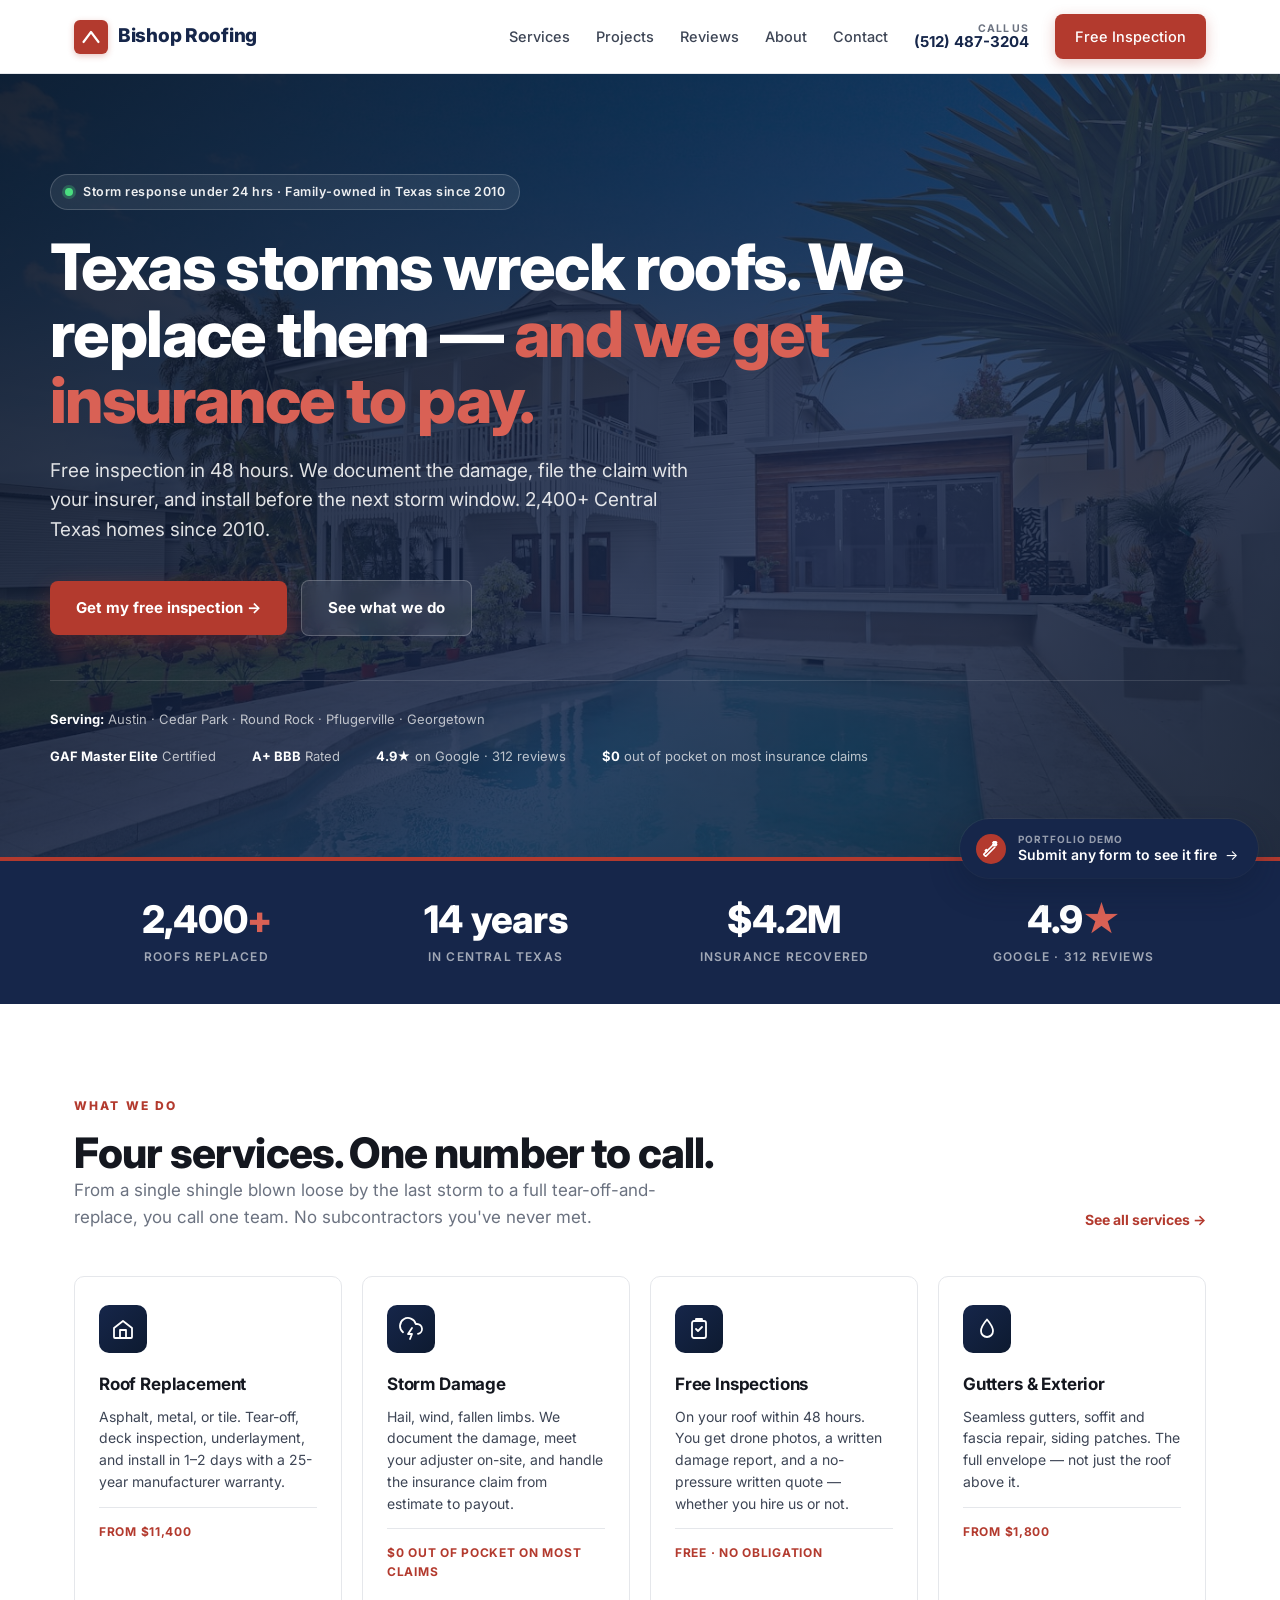
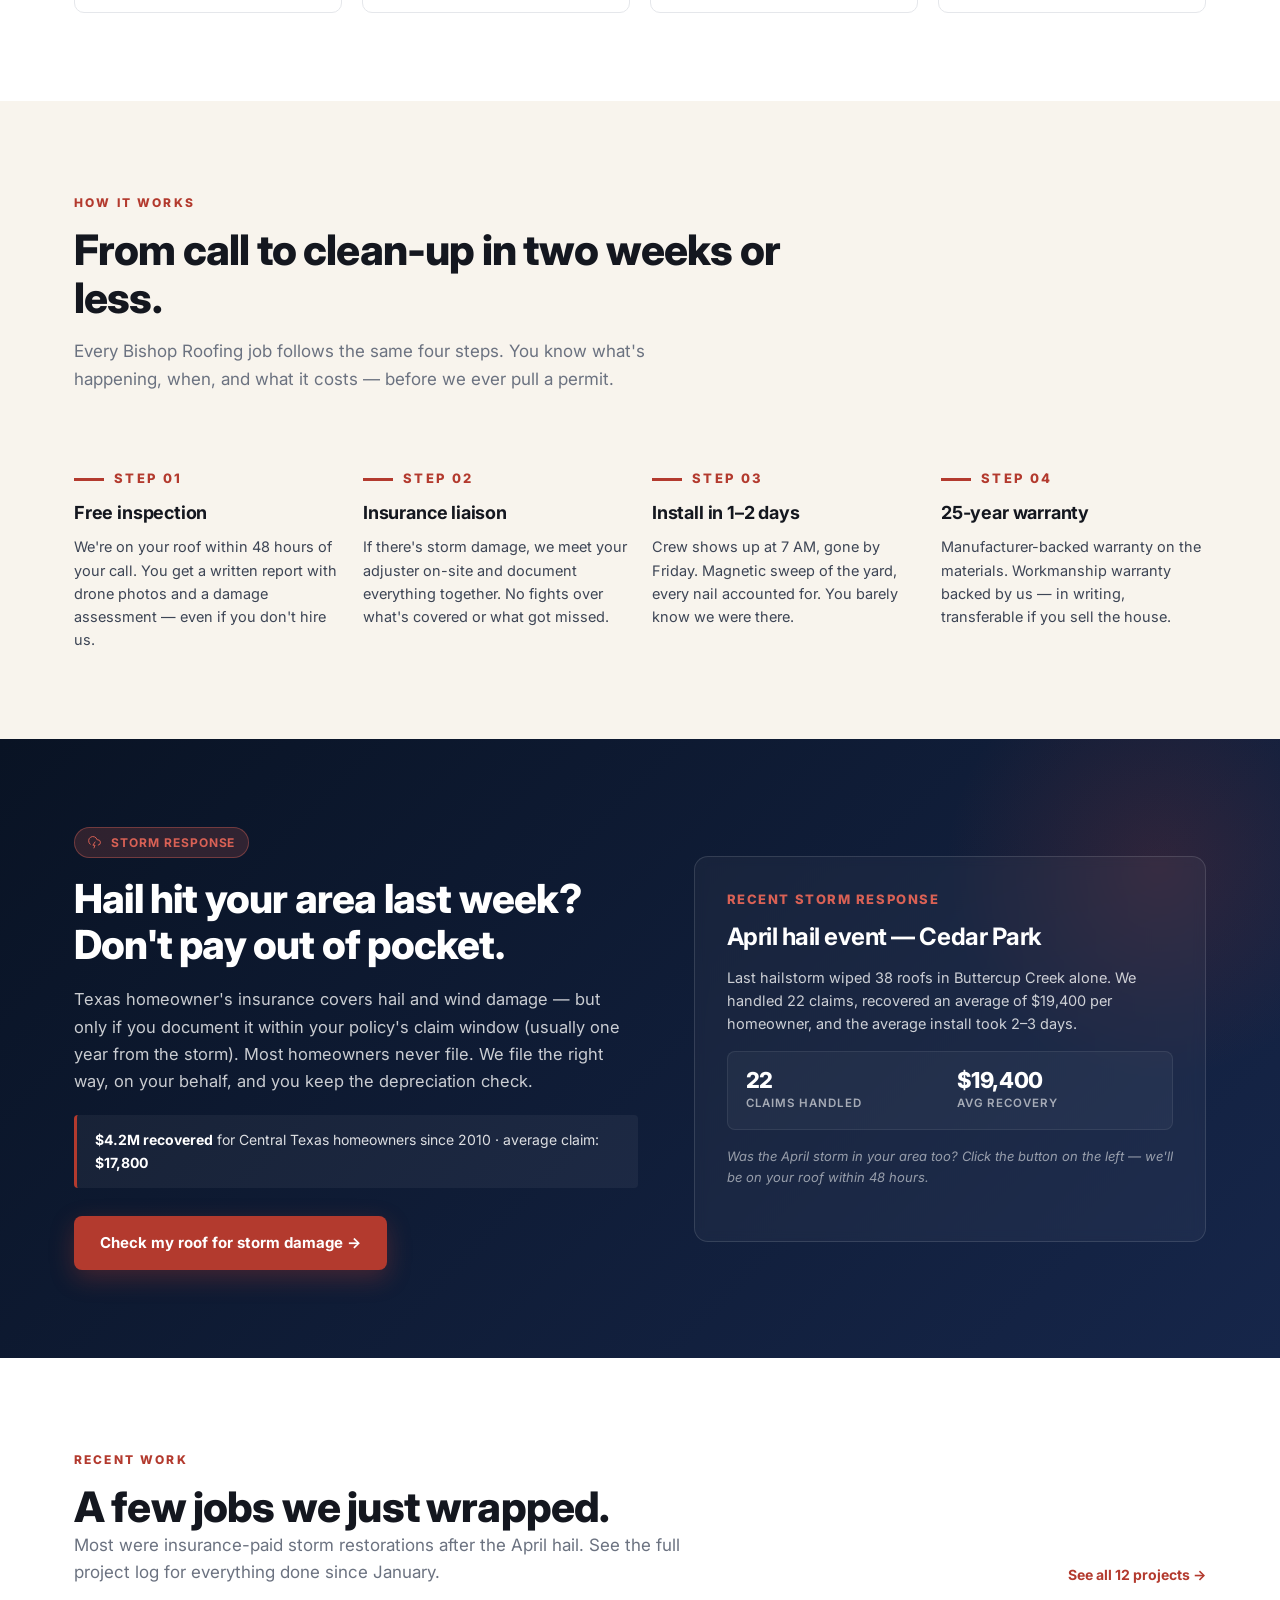
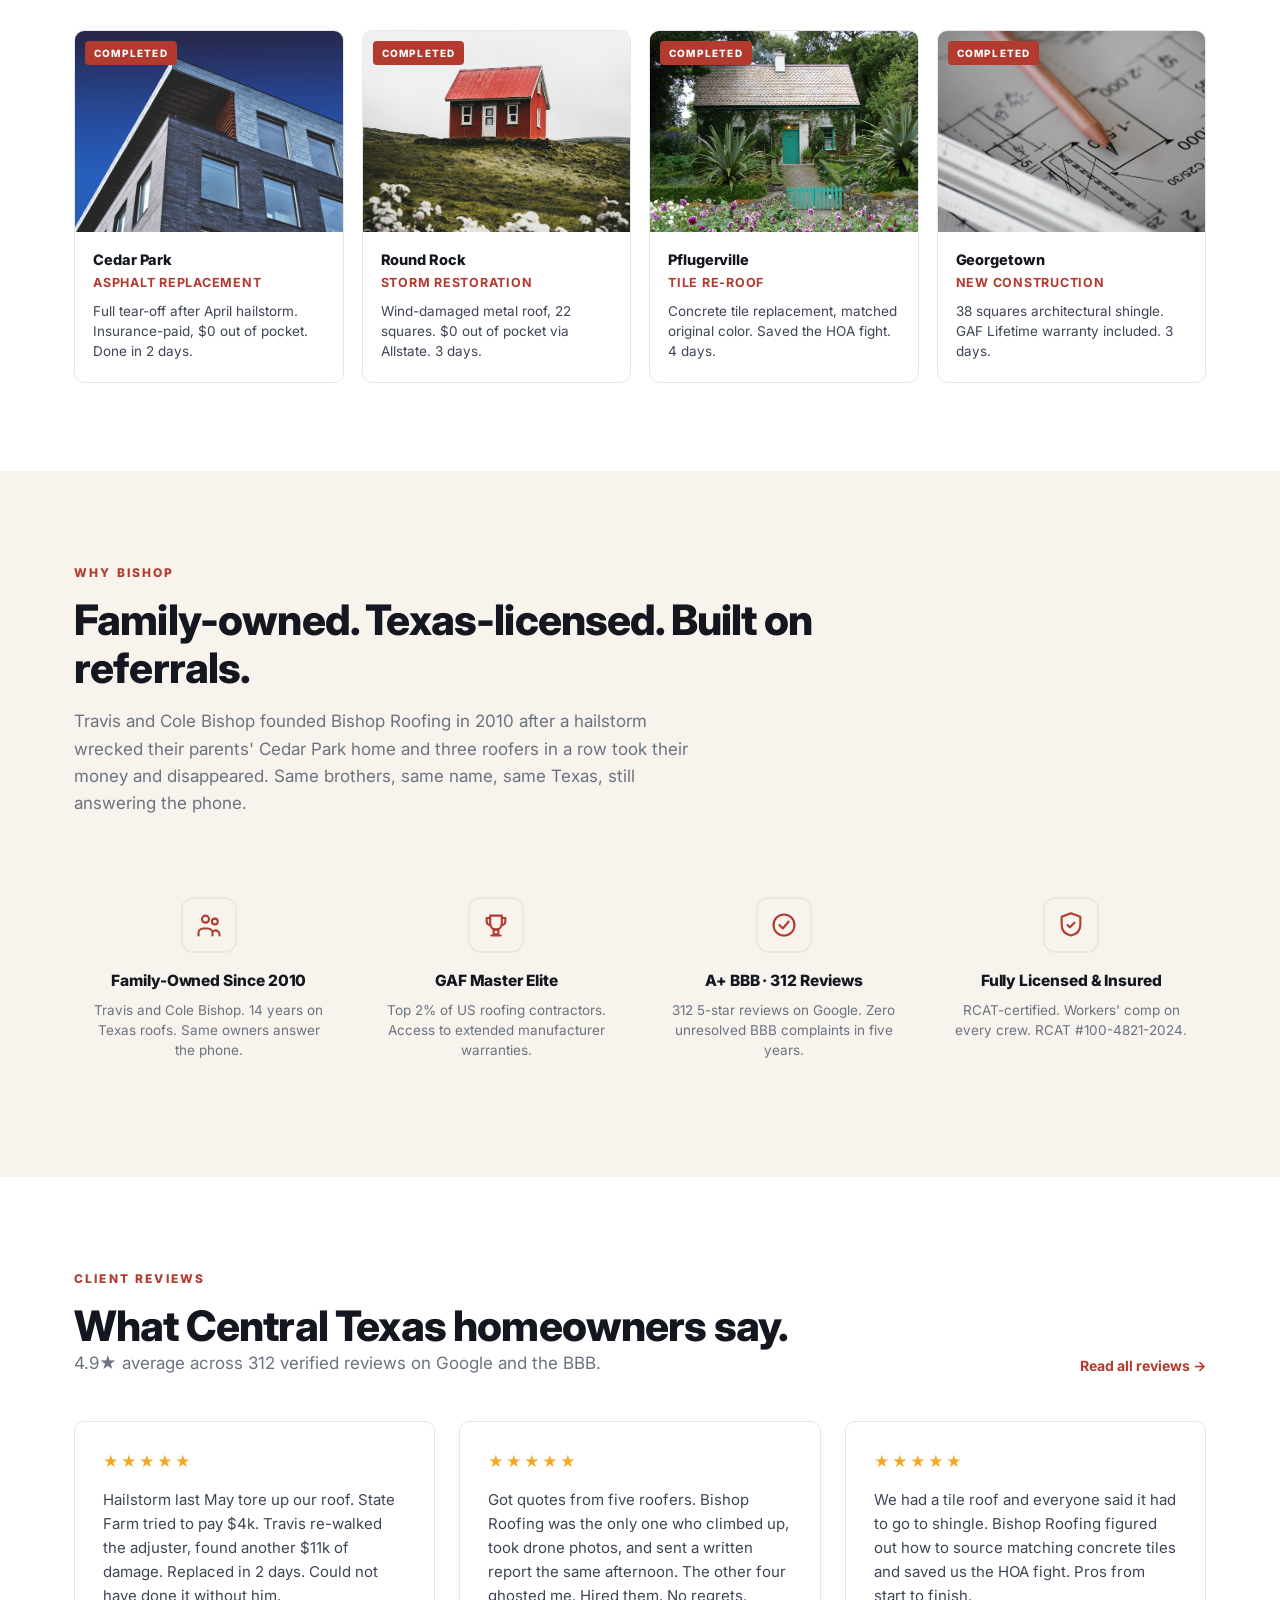
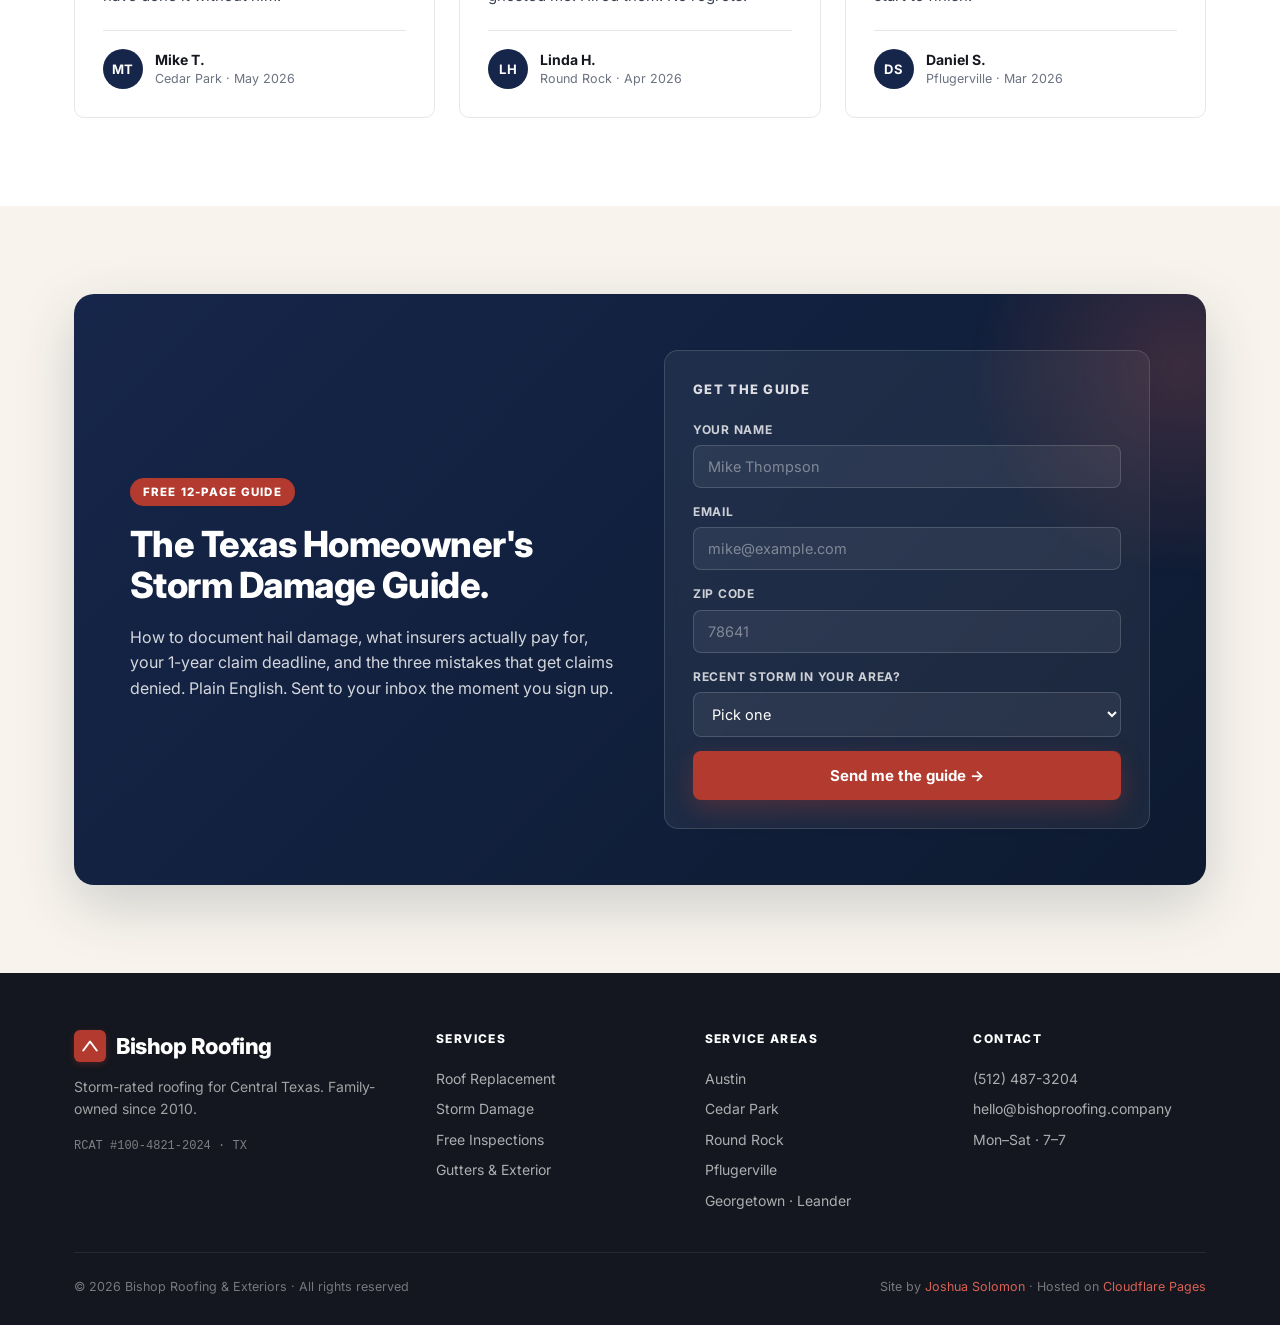
<file: index.html>
<!DOCTYPE html>
<html lang="en">
<head>
  <meta charset="UTF-8" />
  <meta name="viewport" content="width=device-width, initial-scale=1.0" />
  <title>Bishop Roofing &amp; Exteriors — Storm-Rated Roofs for Central Texas</title>
  <meta name="description" content="Texas-licensed roofers since 2010. Free 48-hour inspections, insurance-claim liaison, and 1-2 day installs. 2,400+ Central Texas homes done. Serving Austin, Cedar Park, Round Rock, Pflugerville." />
  <link rel="preconnect" href="https://fonts.googleapis.com">
  <link rel="preconnect" href="https://fonts.gstatic.com" crossorigin>
  <link href="https://fonts.googleapis.com/css2?family=Inter:wght@400;500;600;700;800;900&display=swap" rel="stylesheet">
  <link rel="icon" type="image/svg+xml" href="./favicon.svg"><link rel="stylesheet" href="styles.css">
  <link rel="stylesheet" href="./ghl-modal.css">
  <!-- GoHighLevel external visitor tracking -->
  <script
    src="https://link.msgsndr.com/js/external-tracking.js"
    data-tracking-id="tk_caf9064755ee4aa1be98bdfba6eb8abe"
    async
  ></script>
</head>
<body>

  <nav class="site-nav">
    <div class="nav-inner">
      <a href="./" class="brand">
        <span class="brand-mark">
          <svg viewBox="0 0 24 24" fill="none" xmlns="http://www.w3.org/2000/svg">
            <path d="M3 18 L12 6 L21 18" stroke="white" stroke-width="2.6" stroke-linecap="round" stroke-linejoin="round"/>
          </svg>
        </span>
        <span>Bishop Roofing</span>
      </a>
      <input type="checkbox" id="nav-toggle" class="nav-toggle" hidden><label for="nav-toggle" class="nav-burger" aria-label="Toggle menu"><span></span><span></span><span></span></label><div class="nav-links">
        <a href="./services.html">Services</a>
        <a href="./projects.html">Projects</a>
        <a href="./reviews.html">Reviews</a>
        <a href="./about.html">About</a>
        <a href="./contact.html">Contact</a>
        <a href="tel:+15124873204" class="nav-phone">
          <span class="nav-phone-label">Call us</span>
          <span class="nav-phone-num">(512) 487-3204</span>
        </a>
        <a href="./contact.html" class="nav-cta">Free Inspection</a>
      </div>
    </div>
  </nav>

  <header id="top" class="hero">
    <div class="container hero-inner">
      <span class="hero-eyebrow">
        <span class="pulse"></span>
        Storm response under 24 hrs &middot; Family-owned in Texas since 2010
      </span>
      <h1>Texas storms wreck roofs. We replace them &mdash; <span class="accent">and we get insurance to pay.</span></h1>
      <p class="hero-sub">Free inspection in 48 hours. We document the damage, file the claim with your insurer, and install before the next storm window. 2,400+ Central Texas homes since 2010.</p>
      <div class="hero-ctas">
        <a href="./contact.html" class="btn btn-primary">Get my free inspection &rarr;</a>
        <a href="./services.html" class="btn btn-ghost">See what we do</a>
      </div>
      <div class="hero-trust">
        <span><strong>Serving:</strong> Austin &middot; Cedar Park &middot; Round Rock &middot; Pflugerville &middot; Georgetown</span>
      </div>
      <div class="hero-trust" style="margin-top: 16px; padding-top: 0; border-top: 0;">
        <span><strong>GAF Master Elite</strong> Certified</span>
        <span><strong>A+ BBB</strong> Rated</span>
        <span><strong>4.9&#9733;</strong> on Google &middot; 312 reviews</span>
        <span><strong>$0</strong> out of pocket on most insurance claims</span>
      </div>
    </div>
  </header>

  <!-- ============ STATS BAND ============ -->
  <section class="stats-band">
    <div class="container">
      <div class="stats-grid">
        <div>
          <div class="stat-value">2,400<span class="accent">+</span></div>
          <div class="stat-label">Roofs replaced</div>
        </div>
        <div>
          <div class="stat-value">14 years</div>
          <div class="stat-label">In Central Texas</div>
        </div>
        <div>
          <div class="stat-value">$4.2M</div>
          <div class="stat-label">Insurance recovered</div>
        </div>
        <div>
          <div class="stat-value">4.9<span class="accent">&#9733;</span></div>
          <div class="stat-label">Google &middot; 312 reviews</div>
        </div>
      </div>
    </div>
  </section>

  <!-- ============ SERVICES PREVIEW ============ -->
  <section id="services-preview">
    <div class="container">
      <div class="sec-head-flex">
        <div>
          <div class="sec-label">What we do</div>
          <h2 class="sec-title">Four services. One number to call.</h2>
          <p class="sec-lede">From a single shingle blown loose by the last storm to a full tear-off-and-replace, you call one team. No subcontractors you've never met.</p>
        </div>
        <a href="./services.html" class="see-all-link">See all services &rarr;</a>
      </div>

      <div class="services-grid">
        <div class="service">
          <div class="service-icon"><svg viewBox="0 0 24 24" fill="none" stroke="currentColor" stroke-width="1.8" stroke-linecap="round" stroke-linejoin="round"><path d="M3 11l9-7 9 7v9a1 1 0 0 1-1 1H4a1 1 0 0 1-1-1z"/><path d="M9 21V13h6v8"/></svg></div>
          <h3>Roof Replacement</h3>
          <p>Asphalt, metal, or tile. Tear-off, deck inspection, underlayment, and install in 1&ndash;2 days with a 25-year manufacturer warranty.</p>
          <div class="service-meta">From $11,400</div>
        </div>
        <div class="service">
          <div class="service-icon"><svg viewBox="0 0 24 24" fill="none" stroke="currentColor" stroke-width="1.8" stroke-linecap="round" stroke-linejoin="round"><path d="M19 16.9A5 5 0 0 0 18 7h-1.26A8 8 0 1 0 4 15.25"/><polyline points="13 11 9 17 13 17 11 22"/></svg></div>
          <h3>Storm Damage</h3>
          <p>Hail, wind, fallen limbs. We document the damage, meet your adjuster on-site, and handle the insurance claim from estimate to payout.</p>
          <div class="service-meta">$0 out of pocket on most claims</div>
        </div>
        <div class="service">
          <div class="service-icon"><svg viewBox="0 0 24 24" fill="none" stroke="currentColor" stroke-width="1.8" stroke-linecap="round" stroke-linejoin="round"><rect x="5" y="4" width="14" height="17" rx="2"/><path d="M9 4V2h6v2"/><path d="m9 12 2 2 4-4"/></svg></div>
          <h3>Free Inspections</h3>
          <p>On your roof within 48 hours. You get drone photos, a written damage report, and a no-pressure written quote &mdash; whether you hire us or not.</p>
          <div class="service-meta">Free &middot; No obligation</div>
        </div>
        <div class="service">
          <div class="service-icon"><svg viewBox="0 0 24 24" fill="none" stroke="currentColor" stroke-width="1.8" stroke-linecap="round" stroke-linejoin="round"><path d="M12 2.5s-6 7-6 11.5a6 6 0 0 0 12 0c0-4.5-6-11.5-6-11.5z"/></svg></div>
          <h3>Gutters &amp; Exterior</h3>
          <p>Seamless gutters, soffit and fascia repair, siding patches. The full envelope &mdash; not just the roof above it.</p>
          <div class="service-meta">From $1,800</div>
        </div>
      </div>
    </div>
  </section>

  <!-- ============ PROCESS ============ -->
  <section class="sec-cream">
    <div class="container">
      <div class="sec-label">How it works</div>
      <h2 class="sec-title">From call to clean-up in two weeks or less.</h2>
      <p class="sec-lede">Every Bishop Roofing job follows the same four steps. You know what's happening, when, and what it costs &mdash; before we ever pull a permit.</p>

      <div class="process-grid">
        <div class="step">
          <span class="step-num">Step 01</span>
          <h3>Free inspection</h3>
          <p>We're on your roof within 48 hours of your call. You get a written report with drone photos and a damage assessment &mdash; even if you don't hire us.</p>
        </div>
        <div class="step">
          <span class="step-num">Step 02</span>
          <h3>Insurance liaison</h3>
          <p>If there's storm damage, we meet your adjuster on-site and document everything together. No fights over what's covered or what got missed.</p>
        </div>
        <div class="step">
          <span class="step-num">Step 03</span>
          <h3>Install in 1&ndash;2 days</h3>
          <p>Crew shows up at 7 AM, gone by Friday. Magnetic sweep of the yard, every nail accounted for. You barely know we were there.</p>
        </div>
        <div class="step">
          <span class="step-num">Step 04</span>
          <h3>25-year warranty</h3>
          <p>Manufacturer-backed warranty on the materials. Workmanship warranty backed by us &mdash; in writing, transferable if you sell the house.</p>
        </div>
      </div>
    </div>
  </section>

  <!-- ============ INSURANCE / STORM ============ -->
  <section id="insurance" class="insurance-section">
    <div class="container">
      <div class="insurance-grid">
        <div>
          <span class="insurance-tag"><svg viewBox="0 0 24 24" fill="none" stroke="currentColor" stroke-width="1.8" stroke-linecap="round" stroke-linejoin="round"><path d="M19 16.9A5 5 0 0 0 18 7h-1.26A8 8 0 1 0 4 15.25"/><polyline points="13 11 9 17 13 17 11 22"/></svg> Storm Response</span>
          <h2>Hail hit your area last week? Don't pay out of pocket.</h2>
          <p>Texas homeowner's insurance covers hail and wind damage &mdash; but only if you document it within your policy's claim window (usually one year from the storm). Most homeowners never file. We file the right way, on your behalf, and you keep the depreciation check.</p>
          <div class="insurance-stat">
            <strong>$4.2M recovered</strong> for Central Texas homeowners since 2010 &middot; average claim: <strong>$17,800</strong>
          </div>
          <a href="./contact.html" class="btn btn-primary">Check my roof for storm damage &rarr;</a>
        </div>

        <div class="form-card" style="background: rgba(255,255,255,.04); border: 1px solid rgba(255,255,255,.12); padding: 32px; backdrop-filter: blur(6px);">
          <div style="font-size: 13px; font-weight: 800; letter-spacing: 0.12em; text-transform: uppercase; color: var(--brick-light); margin-bottom: 12px;">Recent storm response</div>
          <h3 style="font-family: 'Inter', sans-serif; font-size: 24px; font-weight: 700; color: #fff; letter-spacing: -0.02em; line-height: 1.25; margin-bottom: 14px;">April hail event &mdash; Cedar Park</h3>
          <p style="font-size: 14.5px; color: rgba(255,255,255,.78); line-height: 1.6; margin-bottom: 16px;">Last hailstorm wiped 38 roofs in Buttercup Creek alone. We handled 22 claims, recovered an average of $19,400 per homeowner, and the average install took 2&ndash;3 days.</p>
          <div style="display: grid; grid-template-columns: 1fr 1fr; gap: 14px; padding: 16px 18px; background: rgba(255,255,255,.04); border-radius: 8px; border: 1px solid rgba(255,255,255,.08);">
            <div>
              <div style="font-size: 22px; font-weight: 800; color: #fff; letter-spacing: -0.02em; line-height: 1.1;">22</div>
              <div style="font-size: 11.5px; color: rgba(255,255,255,.6); text-transform: uppercase; letter-spacing: 0.08em; font-weight: 600; margin-top: 2px;">Claims handled</div>
            </div>
            <div>
              <div style="font-size: 22px; font-weight: 800; color: #fff; letter-spacing: -0.02em; line-height: 1.1;">$19,400</div>
              <div style="font-size: 11.5px; color: rgba(255,255,255,.6); text-transform: uppercase; letter-spacing: 0.08em; font-weight: 600; margin-top: 2px;">Avg recovery</div>
            </div>
          </div>
          <p style="font-size: 13px; color: rgba(255,255,255,.55); margin-top: 16px; font-style: italic;">Was the April storm in your area too? Click the button on the left &mdash; we&apos;ll be on your roof within 48 hours.</p>
        </div>
      </div>
    </div>
  </section>

  <!-- ============ PROJECTS PREVIEW ============ -->
  <section>
    <div class="container">
      <div class="sec-head-flex">
        <div>
          <div class="sec-label">Recent Work</div>
          <h2 class="sec-title">A few jobs we just wrapped.</h2>
          <p class="sec-lede">Most were insurance-paid storm restorations after the April hail. See the full project log for everything done since January.</p>
        </div>
        <a href="./projects.html" class="see-all-link">See all 12 projects &rarr;</a>
      </div>

      <div class="projects-grid">
        <article class="project">
          <div class="project-photo" style="background-image: url('./images/photo-1448630360428-65456885c650.jpg?w=600&amp;h=450&amp;fit=crop&amp;q=80&amp;auto=format');"></div>
          <div class="project-body">
            <div class="project-loc">Cedar Park</div>
            <div class="project-type">Asphalt Replacement</div>
            <div class="project-desc">Full tear-off after April hailstorm. Insurance-paid, $0 out of pocket. Done in 2 days.</div>
          </div>
        </article>
        <article class="project">
          <div class="project-photo" style="background-image: url('./images/photo-1518780664697-55e3ad937233.jpg?w=600&amp;h=450&amp;fit=crop&amp;q=80&amp;auto=format');"></div>
          <div class="project-body">
            <div class="project-loc">Round Rock</div>
            <div class="project-type">Storm Restoration</div>
            <div class="project-desc">Wind-damaged metal roof, 22 squares. $0 out of pocket via Allstate. 3 days.</div>
          </div>
        </article>
        <article class="project">
          <div class="project-photo" style="background-image: url('./images/photo-1562182384-08115de5ee97.jpg?w=600&amp;h=450&amp;fit=crop&amp;q=80&amp;auto=format');"></div>
          <div class="project-body">
            <div class="project-loc">Pflugerville</div>
            <div class="project-type">Tile Re-roof</div>
            <div class="project-desc">Concrete tile replacement, matched original color. Saved the HOA fight. 4 days.</div>
          </div>
        </article>
        <article class="project">
          <div class="project-photo" style="background-image: url('./images/photo-1542621334-a254cf47733d.jpg?w=600&amp;h=450&amp;fit=crop&amp;q=80&amp;auto=format');"></div>
          <div class="project-body">
            <div class="project-loc">Georgetown</div>
            <div class="project-type">New Construction</div>
            <div class="project-desc">38 squares architectural shingle. GAF Lifetime warranty included. 3 days.</div>
          </div>
        </article>
      </div>
    </div>
  </section>

  <!-- ============ WHY BISHOP ============ -->
  <section class="sec-cream">
    <div class="container">
      <div class="sec-label">Why Bishop</div>
      <h2 class="sec-title">Family-owned. Texas-licensed. Built on referrals.</h2>
      <p class="sec-lede">Travis and Cole Bishop founded Bishop Roofing in 2010 after a hailstorm wrecked their parents' Cedar Park home and three roofers in a row took their money and disappeared. Same brothers, same name, same Texas, still answering the phone.</p>

      <div class="why-grid">
        <div class="why">
          <div class="why-icon"><svg viewBox="0 0 24 24" fill="none" stroke="currentColor" stroke-width="1.8" stroke-linecap="round" stroke-linejoin="round"><circle cx="9" cy="7" r="3"/><circle cx="17" cy="9" r="2.5"/><path d="M3 21v-2a4 4 0 0 1 4-4h4a4 4 0 0 1 4 4v2"/><path d="M16 17a3.5 3.5 0 0 1 5 3.5V21"/></svg></div>
          <h3>Family-Owned Since 2010</h3>
          <p>Travis and Cole Bishop. 14 years on Texas roofs. Same owners answer the phone.</p>
        </div>
        <div class="why">
          <div class="why-icon"><svg viewBox="0 0 24 24" fill="none" stroke="currentColor" stroke-width="1.8" stroke-linecap="round" stroke-linejoin="round"><path d="M7 4h10v7a5 5 0 0 1-10 0z"/><path d="M17 6h3v3a3 3 0 0 1-3 3"/><path d="M7 6H4v3a3 3 0 0 0 3 3"/><path d="M10 16h4v4h-4z"/><path d="M8 21h8"/></svg></div>
          <h3>GAF Master Elite</h3>
          <p>Top 2% of US roofing contractors. Access to extended manufacturer warranties.</p>
        </div>
        <div class="why">
          <div class="why-icon"><svg viewBox="0 0 24 24" fill="none" stroke="currentColor" stroke-width="1.8" stroke-linecap="round" stroke-linejoin="round"><circle cx="12" cy="12" r="9"/><path d="m8 12 3 3 5-6"/></svg></div>
          <h3>A+ BBB &middot; 312 Reviews</h3>
          <p>312 5-star reviews on Google. Zero unresolved BBB complaints in five years.</p>
        </div>
        <div class="why">
          <div class="why-icon"><svg viewBox="0 0 24 24" fill="none" stroke="currentColor" stroke-width="1.8" stroke-linecap="round" stroke-linejoin="round"><path d="M12 2 4 5v7c0 5 3.5 8 8 9 4.5-1 8-4 8-9V5z"/><path d="m9 12 2 2 4-4"/></svg></div>
          <h3>Fully Licensed &amp; Insured</h3>
          <p>RCAT-certified. Workers' comp on every crew. RCAT&nbsp;#100-4821-2024.</p>
        </div>
      </div>
    </div>
  </section>

  <!-- ============ TESTIMONIALS PREVIEW ============ -->
  <section>
    <div class="container">
      <div class="sec-head-flex">
        <div>
          <div class="sec-label">Client Reviews</div>
          <h2 class="sec-title">What Central Texas homeowners say.</h2>
          <p class="sec-lede">4.9&#9733; average across 312 verified reviews on Google and the BBB.</p>
        </div>
        <a href="./reviews.html" class="see-all-link">Read all reviews &rarr;</a>
      </div>

      <div class="testimonials-grid">
        <div class="testimonial">
          <div class="testimonial-stars">&#9733;&#9733;&#9733;&#9733;&#9733;</div>
          <p class="testimonial-quote">Hailstorm last May tore up our roof. State Farm tried to pay $4k. Travis re-walked the adjuster, found another $11k of damage. Replaced in 2 days. Could not have done it without him.</p>
          <div class="testimonial-author">
            <div class="author-avatar">MT</div>
            <div class="author-info">
              <div class="author-name">Mike T.</div>
              <div class="author-meta">Cedar Park &middot; May 2026</div>
            </div>
          </div>
        </div>

        <div class="testimonial">
          <div class="testimonial-stars">&#9733;&#9733;&#9733;&#9733;&#9733;</div>
          <p class="testimonial-quote">Got quotes from five roofers. Bishop Roofing was the only one who climbed up, took drone photos, and sent a written report the same afternoon. The other four ghosted me. Hired them. No regrets.</p>
          <div class="testimonial-author">
            <div class="author-avatar">LH</div>
            <div class="author-info">
              <div class="author-name">Linda H.</div>
              <div class="author-meta">Round Rock &middot; Apr 2026</div>
            </div>
          </div>
        </div>

        <div class="testimonial">
          <div class="testimonial-stars">&#9733;&#9733;&#9733;&#9733;&#9733;</div>
          <p class="testimonial-quote">We had a tile roof and everyone said it had to go to shingle. Bishop Roofing figured out how to source matching concrete tiles and saved us the HOA fight. Pros from start to finish.</p>
          <div class="testimonial-author">
            <div class="author-avatar">DS</div>
            <div class="author-info">
              <div class="author-name">Daniel S.</div>
              <div class="author-meta">Pflugerville &middot; Mar 2026</div>
            </div>
          </div>
        </div>
      </div>
    </div>
  </section>

  <!-- ============ LEAD MAGNET ============ -->
  <section class="sec-cream">
    <div class="container">
      <div class="magnet-wrap">
        <div class="magnet-grid">
          <div>
            <span class="magnet-tag">Free 12-Page Guide</span>
            <h2 class="magnet-title">The Texas Homeowner's Storm Damage Guide.</h2>
            <p class="magnet-desc">How to document hail damage, what insurers actually pay for, your 1-year claim deadline, and the three mistakes that get claims denied. Plain English. Sent to your inbox the moment you sign up.</p>
          </div>

          <form class="form-card" id="guideForm" onsubmit="return handleSubmit(event, 'guideStatus', 'Guide on its way. Check your inbox in the next 2 minutes.', 'storm-guide')">
            <div class="form-title">Get the guide</div>
            <div class="field">
              <label for="g-name">Your name</label>
              <input type="text" id="g-name" name="name" required placeholder="Mike Thompson" />
            </div>
            <div class="field">
              <label for="g-email">Email</label>
              <input type="email" id="g-email" name="email" required placeholder="mike@example.com" />
            </div>
            <div class="field">
              <label for="g-zip">ZIP code</label>
              <input type="text" id="g-zip" name="zip" required placeholder="78641" maxlength="5" pattern="[0-9]{5}" />
            </div>
            <div class="field">
              <label for="g-storm">Recent storm in your area?</label>
              <select id="g-storm" name="storm" required>
                <option value="">Pick one</option>
                <option>Yes &mdash; last 30 days</option>
                <option>Yes &mdash; 1&ndash;6 months ago</option>
                <option>Yes &mdash; over 6 months ago</option>
                <option>Not sure</option>
                <option>No</option>
              </select>
            </div>
            <button type="submit" class="btn btn-primary btn-block">Send me the guide &rarr;</button>
            <div class="form-status" id="guideStatus"></div>
          </form>
        </div>
      </div>
    </div>
  </section>

  <footer>
    <div class="container">
      <div class="foot-grid">
        <div>
          <div class="foot-brand">
            <span class="brand-mark">
              <svg viewBox="0 0 24 24" fill="none" xmlns="http://www.w3.org/2000/svg">
                <path d="M3 18 L12 6 L21 18" stroke="white" stroke-width="2.6" stroke-linecap="round" stroke-linejoin="round"/>
              </svg>
            </span>
            <span>Bishop Roofing</span>
          </div>
          <p class="foot-tag">Storm-rated roofing for Central Texas. Family-owned since 2010.</p>
          <p class="foot-license">RCAT&nbsp;#100-4821-2024 &middot; TX</p>
        </div>
        <div class="foot-col">
          <h4>Services</h4>
          <a href="./services.html">Roof Replacement</a>
          <a href="./services.html">Storm Damage</a>
          <a href="./services.html">Free Inspections</a>
          <a href="./services.html">Gutters &amp; Exterior</a>
        </div>
        <div class="foot-col">
          <h4>Service Areas</h4>
          <span>Austin</span>
          <span>Cedar Park</span>
          <span>Round Rock</span>
          <span>Pflugerville</span>
          <span>Georgetown &middot; Leander</span>
        </div>
        <div class="foot-col">
          <h4>Contact</h4>
          <a href="tel:+15124873204">(512) 487-3204</a>
          <a href="mailto:hello@bishoproofing.company">hello@bishoproofing.company</a>
          <span>Mon&ndash;Sat &middot; 7&ndash;7</span>
        </div>
      </div>
      <div class="foot-bottom">
        <div>&copy; 2026 Bishop Roofing &amp; Exteriors &middot; All rights reserved</div>
        <div class="foot-credit">
          Site by <a href="https://github.com/jsolomon" target="_blank" rel="noopener">Joshua Solomon</a> &middot;
          Hosted on <a href="https://pages.cloudflare.com/" target="_blank" rel="noopener">Cloudflare Pages</a>
        </div>
      </div>
    </div>
  </footer>

  <!-- GHL demo modal — loaded externally -->
  <script src="./ghl-modal.js"></script>
  <script>
    fetch('./ghl-modal.html')
      .then(r => r.text())
      .then(html => {
        document.body.insertAdjacentHTML('beforeend', html);
        initGhlModal();
      })
      .catch(err => console.warn('Modal HTML failed to load:', err));
  </script>
  <script src="./portfolio-badge.js" defer></script>
</body>
</html>
</file>
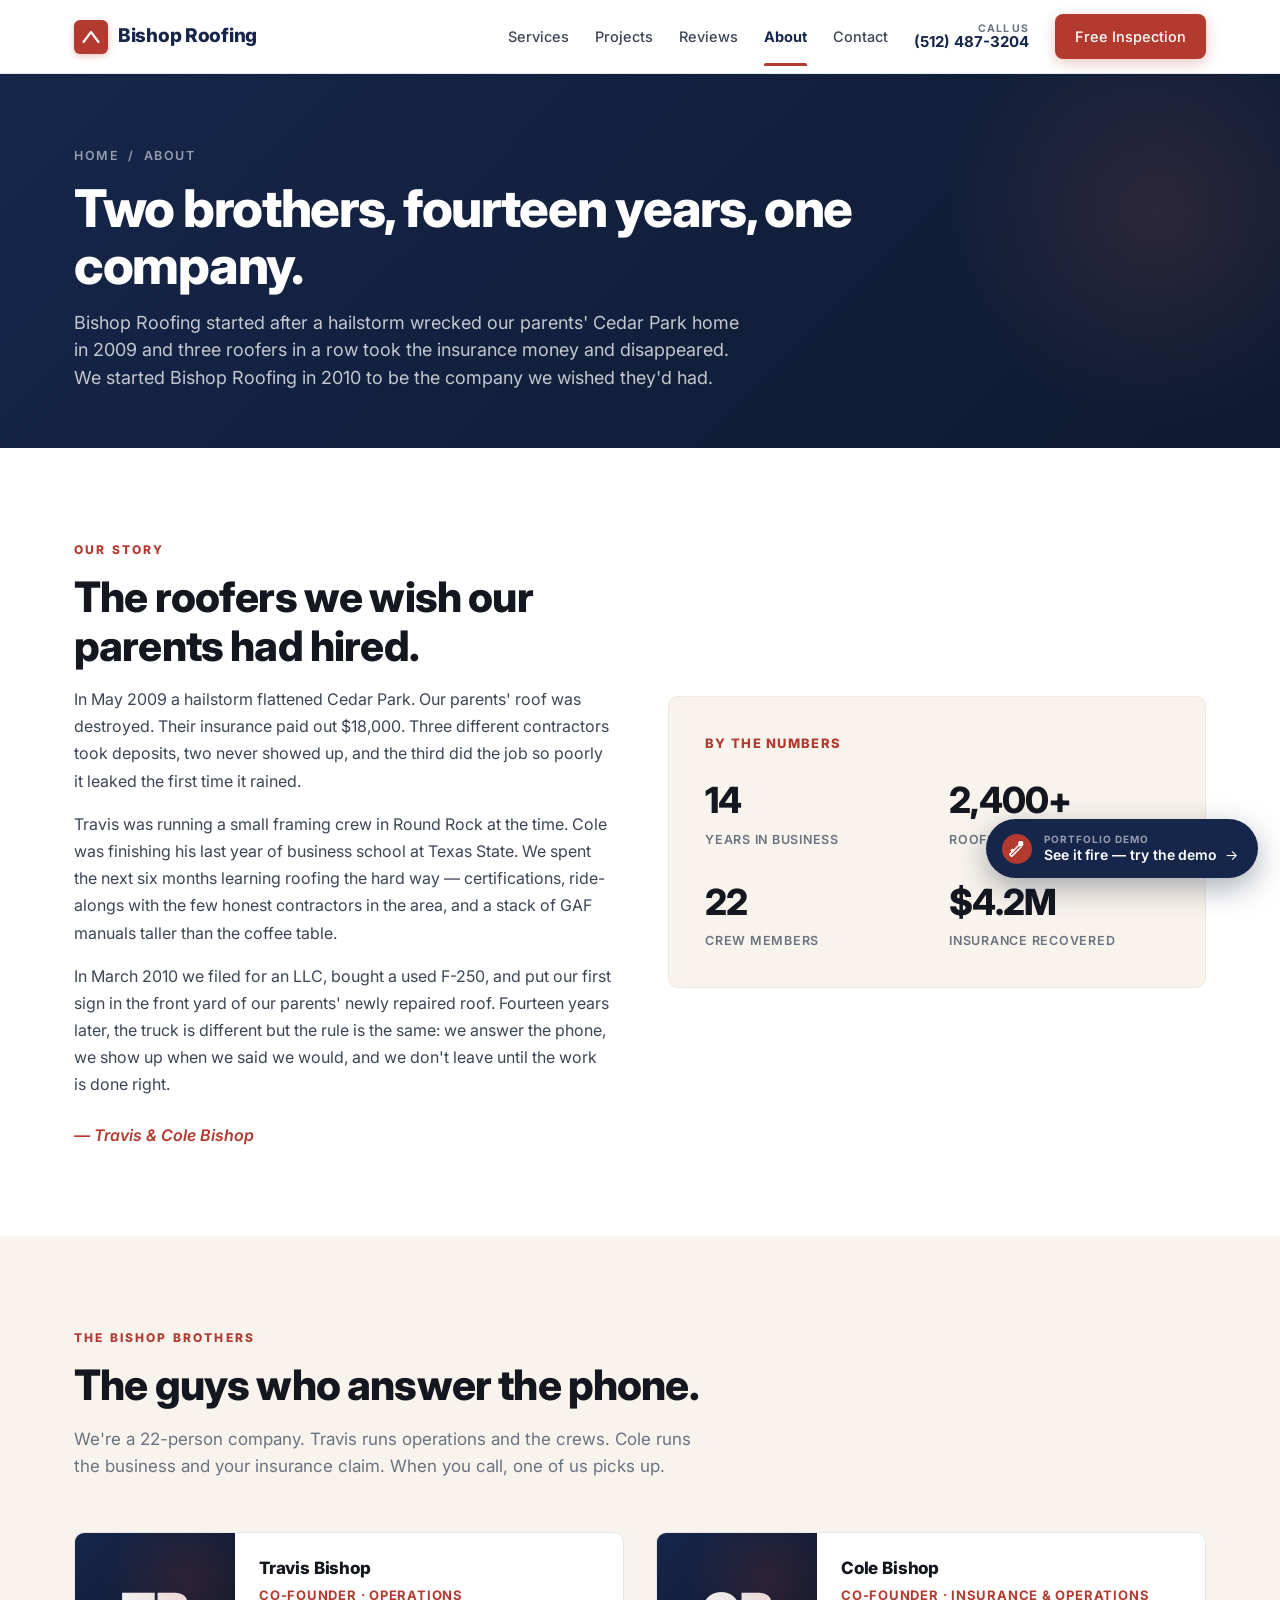
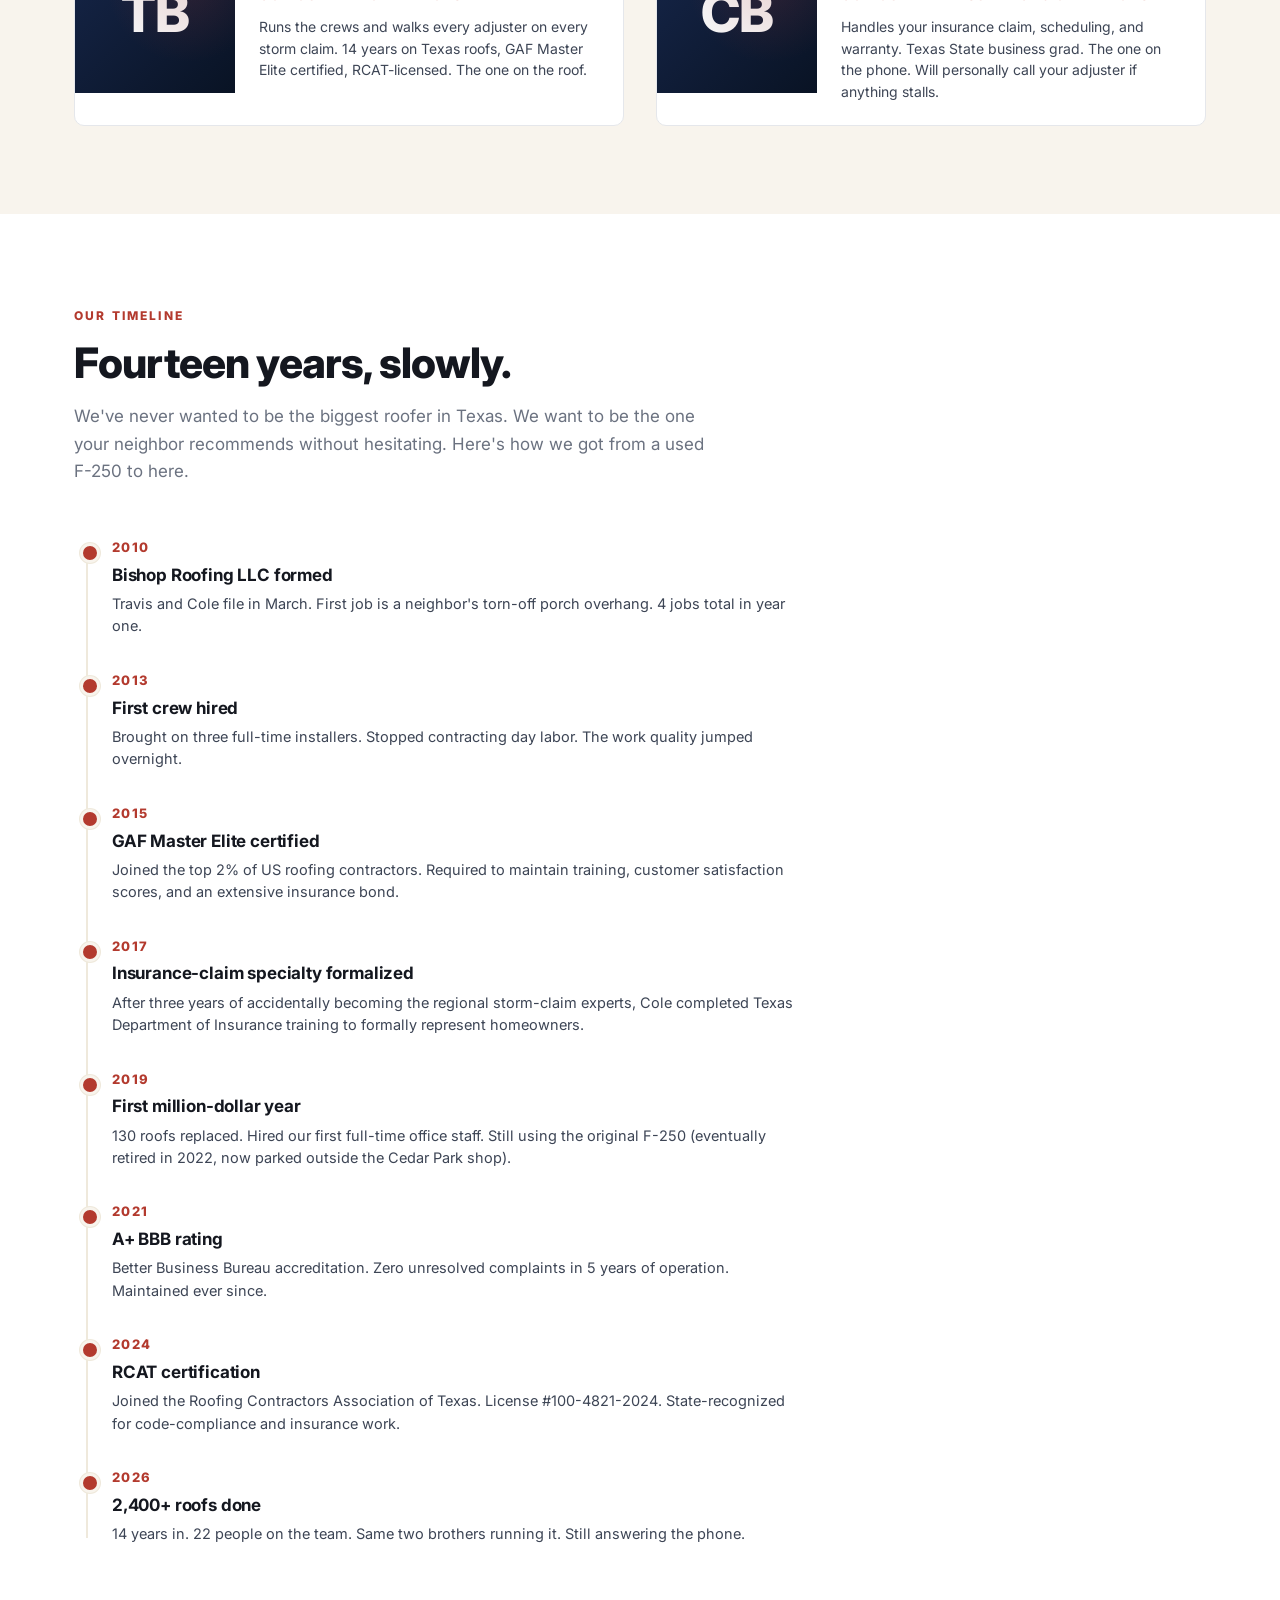
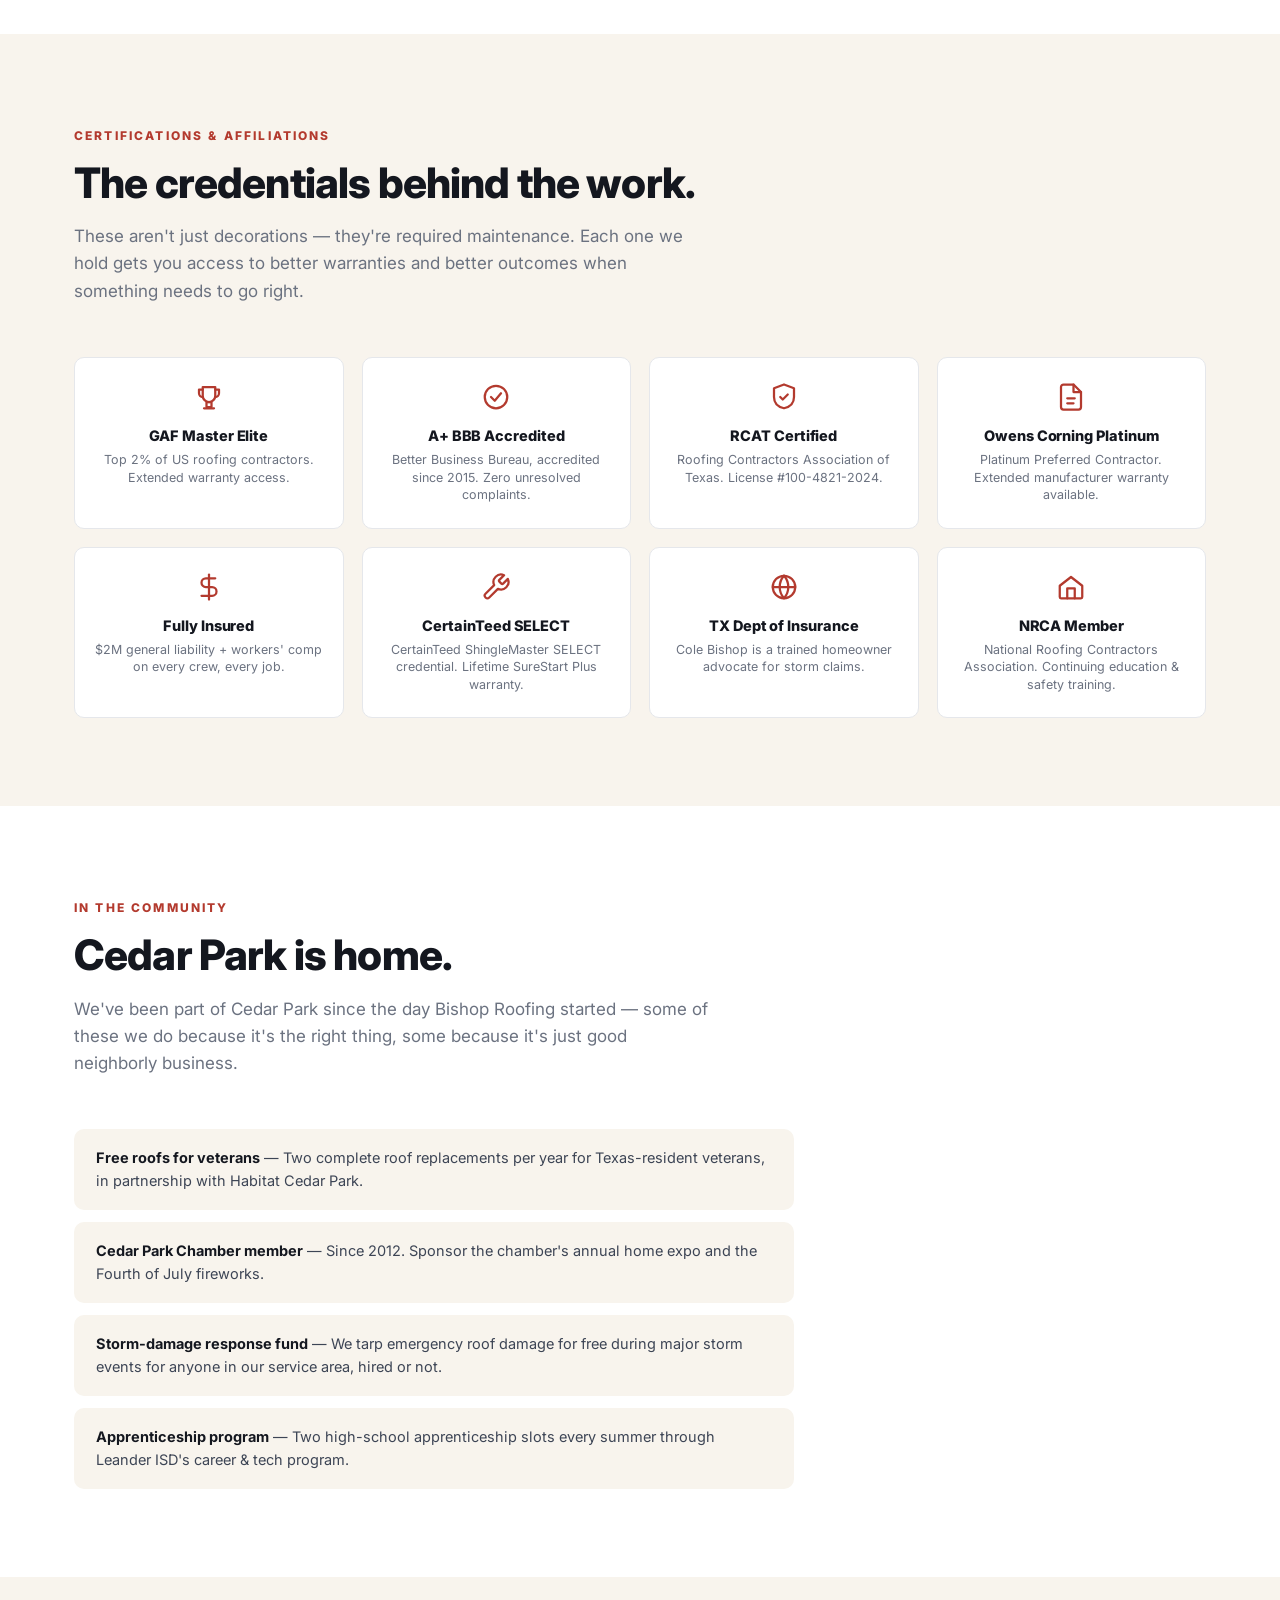
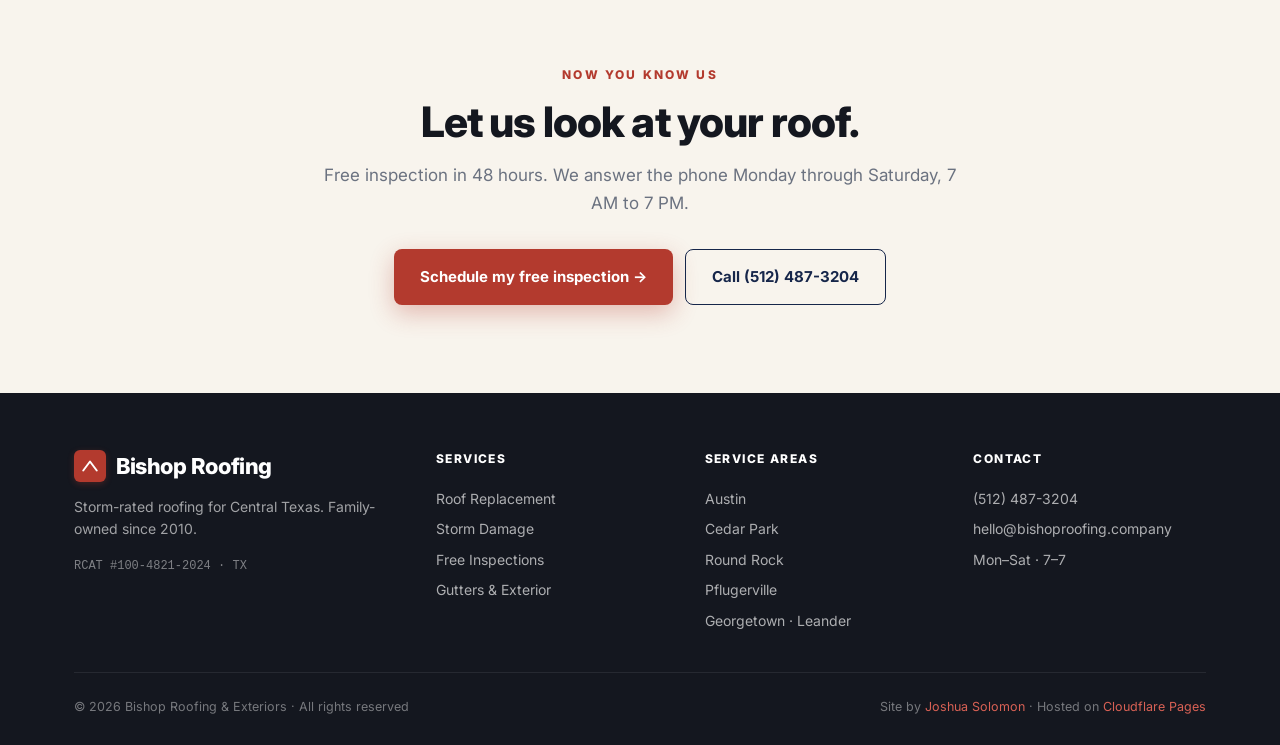
<file: about.html>
<!DOCTYPE html>
<html lang="en">
<head>
  <meta charset="UTF-8" />
  <meta name="viewport" content="width=device-width, initial-scale=1.0" />
  <title>About — Bishop Roofing &amp; Exteriors</title>
  <meta name="description" content="Founded in 2010 by brothers Travis and Cole Bishop. 14 years on Central Texas roofs. GAF Master Elite, A+ BBB, RCAT-certified." />
  <link rel="preconnect" href="https://fonts.googleapis.com">
  <link rel="preconnect" href="https://fonts.gstatic.com" crossorigin>
  <link href="https://fonts.googleapis.com/css2?family=Inter:wght@400;500;600;700;800;900&display=swap" rel="stylesheet">
  <link rel="icon" type="image/svg+xml" href="./favicon.svg"><link rel="stylesheet" href="styles.css">
  <!-- GoHighLevel external visitor tracking -->
  <script
    src="https://link.msgsndr.com/js/external-tracking.js"
    data-tracking-id="tk_caf9064755ee4aa1be98bdfba6eb8abe"
    async
  ></script>
</head>
<body>

  <nav class="site-nav">
    <div class="nav-inner">
      <a href="./" class="brand">
        <span class="brand-mark">
          <svg viewBox="0 0 24 24" fill="none"><path d="M3 18 L12 6 L21 18" stroke="white" stroke-width="2.6" stroke-linecap="round" stroke-linejoin="round"/></svg>
        </span>
        <span>Bishop Roofing</span>
      </a>
      <input type="checkbox" id="nav-toggle" class="nav-toggle" hidden><label for="nav-toggle" class="nav-burger" aria-label="Toggle menu"><span></span><span></span><span></span></label><div class="nav-links">
        <a href="./services.html">Services</a>
        <a href="./projects.html">Projects</a>
        <a href="./reviews.html">Reviews</a>
        <a href="./about.html" class="active">About</a>
        <a href="./contact.html">Contact</a>
        <a href="tel:+15124873204" class="nav-phone">
          <span class="nav-phone-label">Call us</span>
          <span class="nav-phone-num">(512) 487-3204</span>
        </a>
        <a href="./contact.html" class="nav-cta">Free Inspection</a>
      </div>
    </div>
  </nav>

  <header class="page-hero">
    <div class="container page-hero-inner">
      <div class="page-crumb"><a href="./">Home</a> &nbsp;/&nbsp; About</div>
      <h1>Two brothers, fourteen years, one company.</h1>
      <p class="page-hero-sub">Bishop Roofing started after a hailstorm wrecked our parents' Cedar Park home in 2009 and three roofers in a row took the insurance money and disappeared. We started Bishop Roofing in 2010 to be the company we wished they'd had.</p>
    </div>
  </header>

  <!-- ============ ORIGIN STORY ============ -->
  <section>
    <div class="container">
      <div class="about-origin-grid">
        <div>
          <div class="sec-label">Our story</div>
          <h2 class="sec-title">The roofers we wish our parents had hired.</h2>
          <p style="font-size: 16px; color: var(--body); line-height: 1.7; margin-bottom: 16px;">In May 2009 a hailstorm flattened Cedar Park. Our parents' roof was destroyed. Their insurance paid out $18,000. Three different contractors took deposits, two never showed up, and the third did the job so poorly it leaked the first time it rained.</p>
          <p style="font-size: 16px; color: var(--body); line-height: 1.7; margin-bottom: 16px;">Travis was running a small framing crew in Round Rock at the time. Cole was finishing his last year of business school at Texas State. We spent the next six months learning roofing the hard way &mdash; certifications, ride-alongs with the few honest contractors in the area, and a stack of GAF manuals taller than the coffee table.</p>
          <p style="font-size: 16px; color: var(--body); line-height: 1.7;">In March 2010 we filed for an LLC, bought a used F-250, and put our first sign in the front yard of our parents' newly repaired roof. Fourteen years later, the truck is different but the rule is the same: we answer the phone, we show up when we said we would, and we don't leave until the work is done right.</p>
          <p style="margin-top: 24px; font-size: 16px; font-style: italic; color: var(--brick); font-weight: 600;">&mdash; Travis &amp; Cole Bishop</p>
        </div>
        <div style="background: var(--cream); border-radius: var(--radius); padding: 36px; border: 1px solid var(--cream-dark);">
          <div style="font-size: 13px; font-weight: 800; color: var(--brick); text-transform: uppercase; letter-spacing: 0.1em; margin-bottom: 18px;">By the numbers</div>
          <div style="display: grid; grid-template-columns: 1fr 1fr; gap: 24px;">
            <div>
              <div style="font-size: 36px; font-weight: 800; color: var(--ink); letter-spacing: -0.02em;">14</div>
              <div style="font-size: 12.5px; color: var(--mist); text-transform: uppercase; letter-spacing: 0.06em; font-weight: 600;">Years in business</div>
            </div>
            <div>
              <div style="font-size: 36px; font-weight: 800; color: var(--ink); letter-spacing: -0.02em;">2,400+</div>
              <div style="font-size: 12.5px; color: var(--mist); text-transform: uppercase; letter-spacing: 0.06em; font-weight: 600;">Roofs replaced</div>
            </div>
            <div>
              <div style="font-size: 36px; font-weight: 800; color: var(--ink); letter-spacing: -0.02em;">22</div>
              <div style="font-size: 12.5px; color: var(--mist); text-transform: uppercase; letter-spacing: 0.06em; font-weight: 600;">Crew members</div>
            </div>
            <div>
              <div style="font-size: 36px; font-weight: 800; color: var(--ink); letter-spacing: -0.02em;">$4.2M</div>
              <div style="font-size: 12.5px; color: var(--mist); text-transform: uppercase; letter-spacing: 0.06em; font-weight: 600;">Insurance recovered</div>
            </div>
          </div>
        </div>
      </div>
    </div>
  </section>

  <!-- ============ TEAM ============ -->
  <section class="sec-cream">
    <div class="container">
      <div class="sec-label">The Bishop brothers</div>
      <h2 class="sec-title">The guys who answer the phone.</h2>
      <p class="sec-lede">We're a 22-person company. Travis runs operations and the crews. Cole runs the business and your insurance claim. When you call, one of us picks up.</p>

      <div class="team-grid">
        <div class="team-card">
          <div class="team-photo">TB</div>
          <div class="team-body">
            <div class="team-name">Travis Bishop</div>
            <div class="team-role">Co-Founder &middot; Operations</div>
            <p class="team-bio">Runs the crews and walks every adjuster on every storm claim. 14 years on Texas roofs, GAF Master Elite certified, RCAT-licensed. The one on the roof.</p>
          </div>
        </div>
        <div class="team-card">
          <div class="team-photo">CB</div>
          <div class="team-body">
            <div class="team-name">Cole Bishop</div>
            <div class="team-role">Co-Founder &middot; Insurance &amp; Operations</div>
            <p class="team-bio">Handles your insurance claim, scheduling, and warranty. Texas State business grad. The one on the phone. Will personally call your adjuster if anything stalls.</p>
          </div>
        </div>
      </div>
    </div>
  </section>

  <!-- ============ TIMELINE ============ -->
  <section>
    <div class="container">
      <div class="sec-label">Our timeline</div>
      <h2 class="sec-title">Fourteen years, slowly.</h2>
      <p class="sec-lede">We've never wanted to be the biggest roofer in Texas. We want to be the one your neighbor recommends without hesitating. Here's how we got from a used F-250 to here.</p>

      <div style="max-width: 720px;">
        <div class="timeline">
          <div class="timeline-item">
            <div class="timeline-year">2010</div>
            <div class="timeline-title">Bishop Roofing LLC formed</div>
            <div class="timeline-desc">Travis and Cole file in March. First job is a neighbor's torn-off porch overhang. 4 jobs total in year one.</div>
          </div>
          <div class="timeline-item">
            <div class="timeline-year">2013</div>
            <div class="timeline-title">First crew hired</div>
            <div class="timeline-desc">Brought on three full-time installers. Stopped contracting day labor. The work quality jumped overnight.</div>
          </div>
          <div class="timeline-item">
            <div class="timeline-year">2015</div>
            <div class="timeline-title">GAF Master Elite certified</div>
            <div class="timeline-desc">Joined the top 2% of US roofing contractors. Required to maintain training, customer satisfaction scores, and an extensive insurance bond.</div>
          </div>
          <div class="timeline-item">
            <div class="timeline-year">2017</div>
            <div class="timeline-title">Insurance-claim specialty formalized</div>
            <div class="timeline-desc">After three years of accidentally becoming the regional storm-claim experts, Cole completed Texas Department of Insurance training to formally represent homeowners.</div>
          </div>
          <div class="timeline-item">
            <div class="timeline-year">2019</div>
            <div class="timeline-title">First million-dollar year</div>
            <div class="timeline-desc">130 roofs replaced. Hired our first full-time office staff. Still using the original F-250 (eventually retired in 2022, now parked outside the Cedar Park shop).</div>
          </div>
          <div class="timeline-item">
            <div class="timeline-year">2021</div>
            <div class="timeline-title">A+ BBB rating</div>
            <div class="timeline-desc">Better Business Bureau accreditation. Zero unresolved complaints in 5 years of operation. Maintained ever since.</div>
          </div>
          <div class="timeline-item">
            <div class="timeline-year">2024</div>
            <div class="timeline-title">RCAT certification</div>
            <div class="timeline-desc">Joined the Roofing Contractors Association of Texas. License #100-4821-2024. State-recognized for code-compliance and insurance work.</div>
          </div>
          <div class="timeline-item">
            <div class="timeline-year">2026</div>
            <div class="timeline-title">2,400+ roofs done</div>
            <div class="timeline-desc">14 years in. 22 people on the team. Same two brothers running it. Still answering the phone.</div>
          </div>
        </div>
      </div>
    </div>
  </section>

  <!-- ============ CERTIFICATIONS ============ -->
  <section class="sec-cream">
    <div class="container">
      <div class="sec-label">Certifications &amp; affiliations</div>
      <h2 class="sec-title">The credentials behind the work.</h2>
      <p class="sec-lede">These aren't just decorations &mdash; they're required maintenance. Each one we hold gets you access to better warranties and better outcomes when something needs to go right.</p>

      <div class="certs-grid">
        <div class="cert">
          <div class="cert-icon"><svg viewBox="0 0 24 24" fill="none" stroke="currentColor" stroke-width="1.8" stroke-linecap="round" stroke-linejoin="round"><path d="M7 4h10v7a5 5 0 0 1-10 0z"/><path d="M17 6h3v3a3 3 0 0 1-3 3"/><path d="M7 6H4v3a3 3 0 0 0 3 3"/><path d="M10 16h4v4h-4z"/><path d="M8 21h8"/></svg></div>
          <div class="cert-name">GAF Master Elite</div>
          <div class="cert-desc">Top 2% of US roofing contractors. Extended warranty access.</div>
        </div>
        <div class="cert">
          <div class="cert-icon"><svg viewBox="0 0 24 24" fill="none" stroke="currentColor" stroke-width="1.8" stroke-linecap="round" stroke-linejoin="round"><circle cx="12" cy="12" r="9"/><path d="m8 12 3 3 5-6"/></svg></div>
          <div class="cert-name">A+ BBB Accredited</div>
          <div class="cert-desc">Better Business Bureau, accredited since 2015. Zero unresolved complaints.</div>
        </div>
        <div class="cert">
          <div class="cert-icon"><svg viewBox="0 0 24 24" fill="none" stroke="currentColor" stroke-width="1.8" stroke-linecap="round" stroke-linejoin="round"><path d="M12 2 4 5v7c0 5 3.5 8 8 9 4.5-1 8-4 8-9V5z"/><path d="m9 12 2 2 4-4"/></svg></div>
          <div class="cert-name">RCAT Certified</div>
          <div class="cert-desc">Roofing Contractors Association of Texas. License #100-4821-2024.</div>
        </div>
        <div class="cert">
          <div class="cert-icon"><svg viewBox="0 0 24 24" fill="none" stroke="currentColor" stroke-width="1.8" stroke-linecap="round" stroke-linejoin="round"><path d="M14 2H6a2 2 0 0 0-2 2v16a2 2 0 0 0 2 2h12a2 2 0 0 0 2-2V8z"/><polyline points="14 2 14 8 20 8"/><line x1="9" y1="13" x2="15" y2="13"/><line x1="9" y1="17" x2="14" y2="17"/></svg></div>
          <div class="cert-name">Owens Corning Platinum</div>
          <div class="cert-desc">Platinum Preferred Contractor. Extended manufacturer warranty available.</div>
        </div>
        <div class="cert">
          <div class="cert-icon"><svg viewBox="0 0 24 24" fill="none" stroke="currentColor" stroke-width="1.8" stroke-linecap="round" stroke-linejoin="round"><line x1="12" y1="2" x2="12" y2="22"/><path d="M17 5H9.5a3.5 3.5 0 0 0 0 7h5a3.5 3.5 0 0 1 0 7H6"/></svg></div>
          <div class="cert-name">Fully Insured</div>
          <div class="cert-desc">$2M general liability + workers' comp on every crew, every job.</div>
        </div>
        <div class="cert">
          <div class="cert-icon"><svg viewBox="0 0 24 24" fill="none" stroke="currentColor" stroke-width="1.8" stroke-linecap="round" stroke-linejoin="round"><path d="M14.7 6.3a1 1 0 0 0 0 1.4l1.6 1.6a1 1 0 0 0 1.4 0l3.77-3.77a6 6 0 0 1-7.94 7.94l-6.91 6.91a2.12 2.12 0 0 1-3-3l6.91-6.91a6 6 0 0 1 7.94-7.94l-3.76 3.76z"/></svg></div>
          <div class="cert-name">CertainTeed SELECT</div>
          <div class="cert-desc">CertainTeed ShingleMaster SELECT credential. Lifetime SureStart Plus warranty.</div>
        </div>
        <div class="cert">
          <div class="cert-icon"><svg viewBox="0 0 24 24" fill="none" stroke="currentColor" stroke-width="1.8" stroke-linecap="round" stroke-linejoin="round"><circle cx="12" cy="12" r="9"/><line x1="3" y1="12" x2="21" y2="12"/><path d="M12 3a13.5 13.5 0 0 1 0 18M12 3a13.5 13.5 0 0 0 0 18"/></svg></div>
          <div class="cert-name">TX Dept of Insurance</div>
          <div class="cert-desc">Cole Bishop is a trained homeowner advocate for storm claims.</div>
        </div>
        <div class="cert">
          <div class="cert-icon"><svg viewBox="0 0 24 24" fill="none" stroke="currentColor" stroke-width="1.8" stroke-linecap="round" stroke-linejoin="round"><path d="M3 11l9-7 9 7v9a1 1 0 0 1-1 1H4a1 1 0 0 1-1-1z"/><path d="M9 21V13h6v8"/></svg></div>
          <div class="cert-name">NRCA Member</div>
          <div class="cert-desc">National Roofing Contractors Association. Continuing education &amp; safety training.</div>
        </div>
      </div>
    </div>
  </section>

  <!-- ============ COMMUNITY ============ -->
  <section>
    <div class="container">
      <div class="sec-label">In the community</div>
      <h2 class="sec-title">Cedar Park is home.</h2>
      <p class="sec-lede">We've been part of Cedar Park since the day Bishop Roofing started &mdash; some of these we do because it's the right thing, some because it's just good neighborly business.</p>

      <ul style="list-style: none; max-width: 720px; display: grid; gap: 12px;">
        <li style="padding: 18px 22px; background: var(--cream); border-radius: var(--radius); font-size: 14.5px; color: var(--body); line-height: 1.55;"><strong style="color: var(--ink);">Free roofs for veterans</strong> &mdash; Two complete roof replacements per year for Texas-resident veterans, in partnership with Habitat Cedar Park.</li>
        <li style="padding: 18px 22px; background: var(--cream); border-radius: var(--radius); font-size: 14.5px; color: var(--body); line-height: 1.55;"><strong style="color: var(--ink);">Cedar Park Chamber member</strong> &mdash; Since 2012. Sponsor the chamber's annual home expo and the Fourth of July fireworks.</li>
        <li style="padding: 18px 22px; background: var(--cream); border-radius: var(--radius); font-size: 14.5px; color: var(--body); line-height: 1.55;"><strong style="color: var(--ink);">Storm-damage response fund</strong> &mdash; We tarp emergency roof damage for free during major storm events for anyone in our service area, hired or not.</li>
        <li style="padding: 18px 22px; background: var(--cream); border-radius: var(--radius); font-size: 14.5px; color: var(--body); line-height: 1.55;"><strong style="color: var(--ink);">Apprenticeship program</strong> &mdash; Two high-school apprenticeship slots every summer through Leander ISD's career &amp; tech program.</li>
      </ul>
    </div>
  </section>

  <!-- ============ CTA ============ -->
  <section class="sec-cream">
    <div class="container" style="text-align: center;">
      <div class="sec-label" style="display: block;">Now you know us</div>
      <h2 class="sec-title" style="margin: 0 auto 16px;">Let us look at your roof.</h2>
      <p class="sec-lede" style="margin: 0 auto 32px;">Free inspection in 48 hours. We answer the phone Monday through Saturday, 7 AM to 7 PM.</p>
      <div style="display: flex; gap: 12px; justify-content: center; flex-wrap: wrap;">
        <a href="./contact.html" class="btn btn-primary">Schedule my free inspection &rarr;</a>
        <a href="tel:+15124873204" class="btn btn-outline">Call (512) 487-3204</a>
      </div>
    </div>
  </section>

  <footer>
    <div class="container">
      <div class="foot-grid">
        <div>
          <div class="foot-brand">
            <span class="brand-mark">
              <svg viewBox="0 0 24 24" fill="none"><path d="M3 18 L12 6 L21 18" stroke="white" stroke-width="2.6" stroke-linecap="round" stroke-linejoin="round"/></svg>
            </span>
            <span>Bishop Roofing</span>
          </div>
          <p class="foot-tag">Storm-rated roofing for Central Texas. Family-owned since 2010.</p>
          <p class="foot-license">RCAT&nbsp;#100-4821-2024 &middot; TX</p>
        </div>
        <div class="foot-col">
          <h4>Services</h4>
          <a href="./services.html">Roof Replacement</a>
          <a href="./services.html">Storm Damage</a>
          <a href="./services.html">Free Inspections</a>
          <a href="./services.html">Gutters &amp; Exterior</a>
        </div>
        <div class="foot-col">
          <h4>Service Areas</h4>
          <span>Austin</span>
          <span>Cedar Park</span>
          <span>Round Rock</span>
          <span>Pflugerville</span>
          <span>Georgetown &middot; Leander</span>
        </div>
        <div class="foot-col">
          <h4>Contact</h4>
          <a href="tel:+15124873204">(512) 487-3204</a>
          <a href="mailto:hello@bishoproofing.company">hello@bishoproofing.company</a>
          <span>Mon&ndash;Sat &middot; 7&ndash;7</span>
        </div>
      </div>
      <div class="foot-bottom">
        <div>&copy; 2026 Bishop Roofing &amp; Exteriors &middot; All rights reserved</div>
        <div class="foot-credit">
          Site by <a href="https://github.com/jsolomon" target="_blank" rel="noopener">Joshua Solomon</a> &middot;
          Hosted on <a href="https://pages.cloudflare.com/" target="_blank" rel="noopener">Cloudflare Pages</a>
        </div>
      </div>
    </div>
  </footer>

  <script src="./portfolio-badge.js" defer></script>
</body>
</html>
</file>
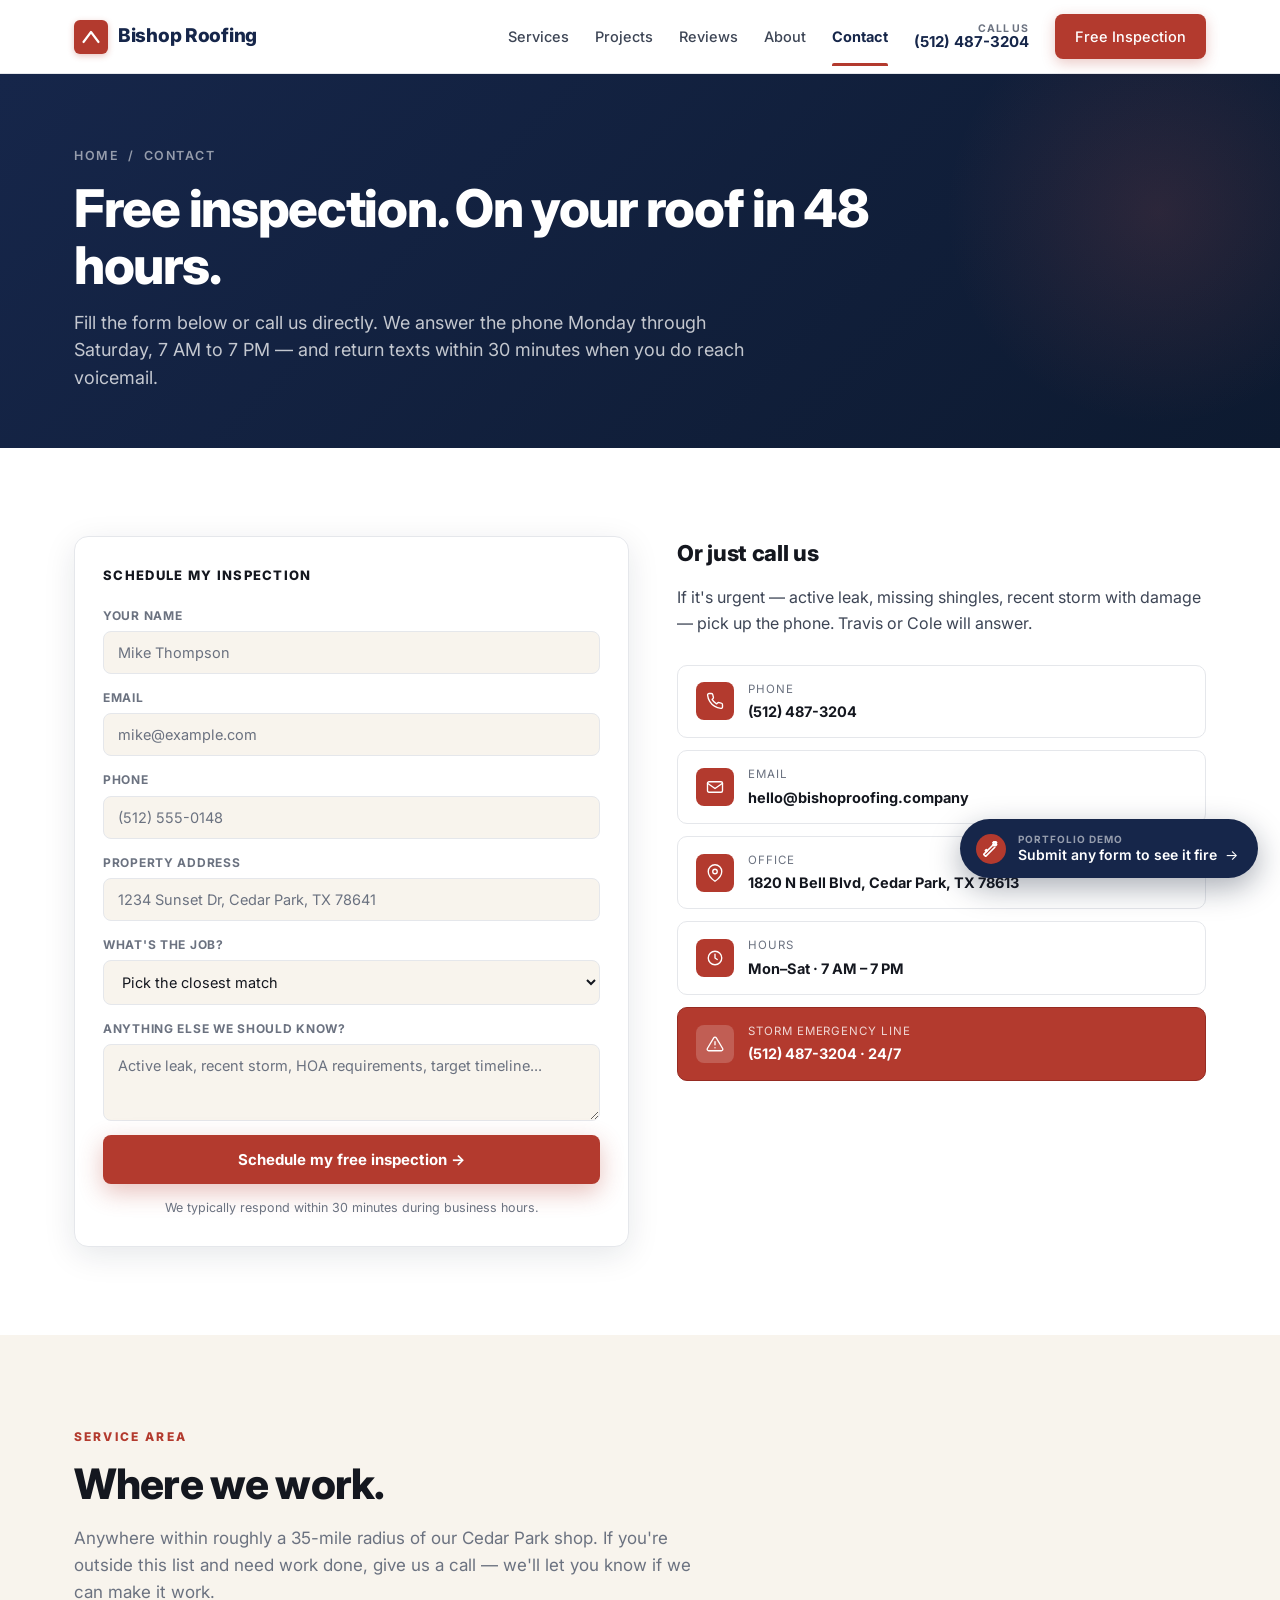
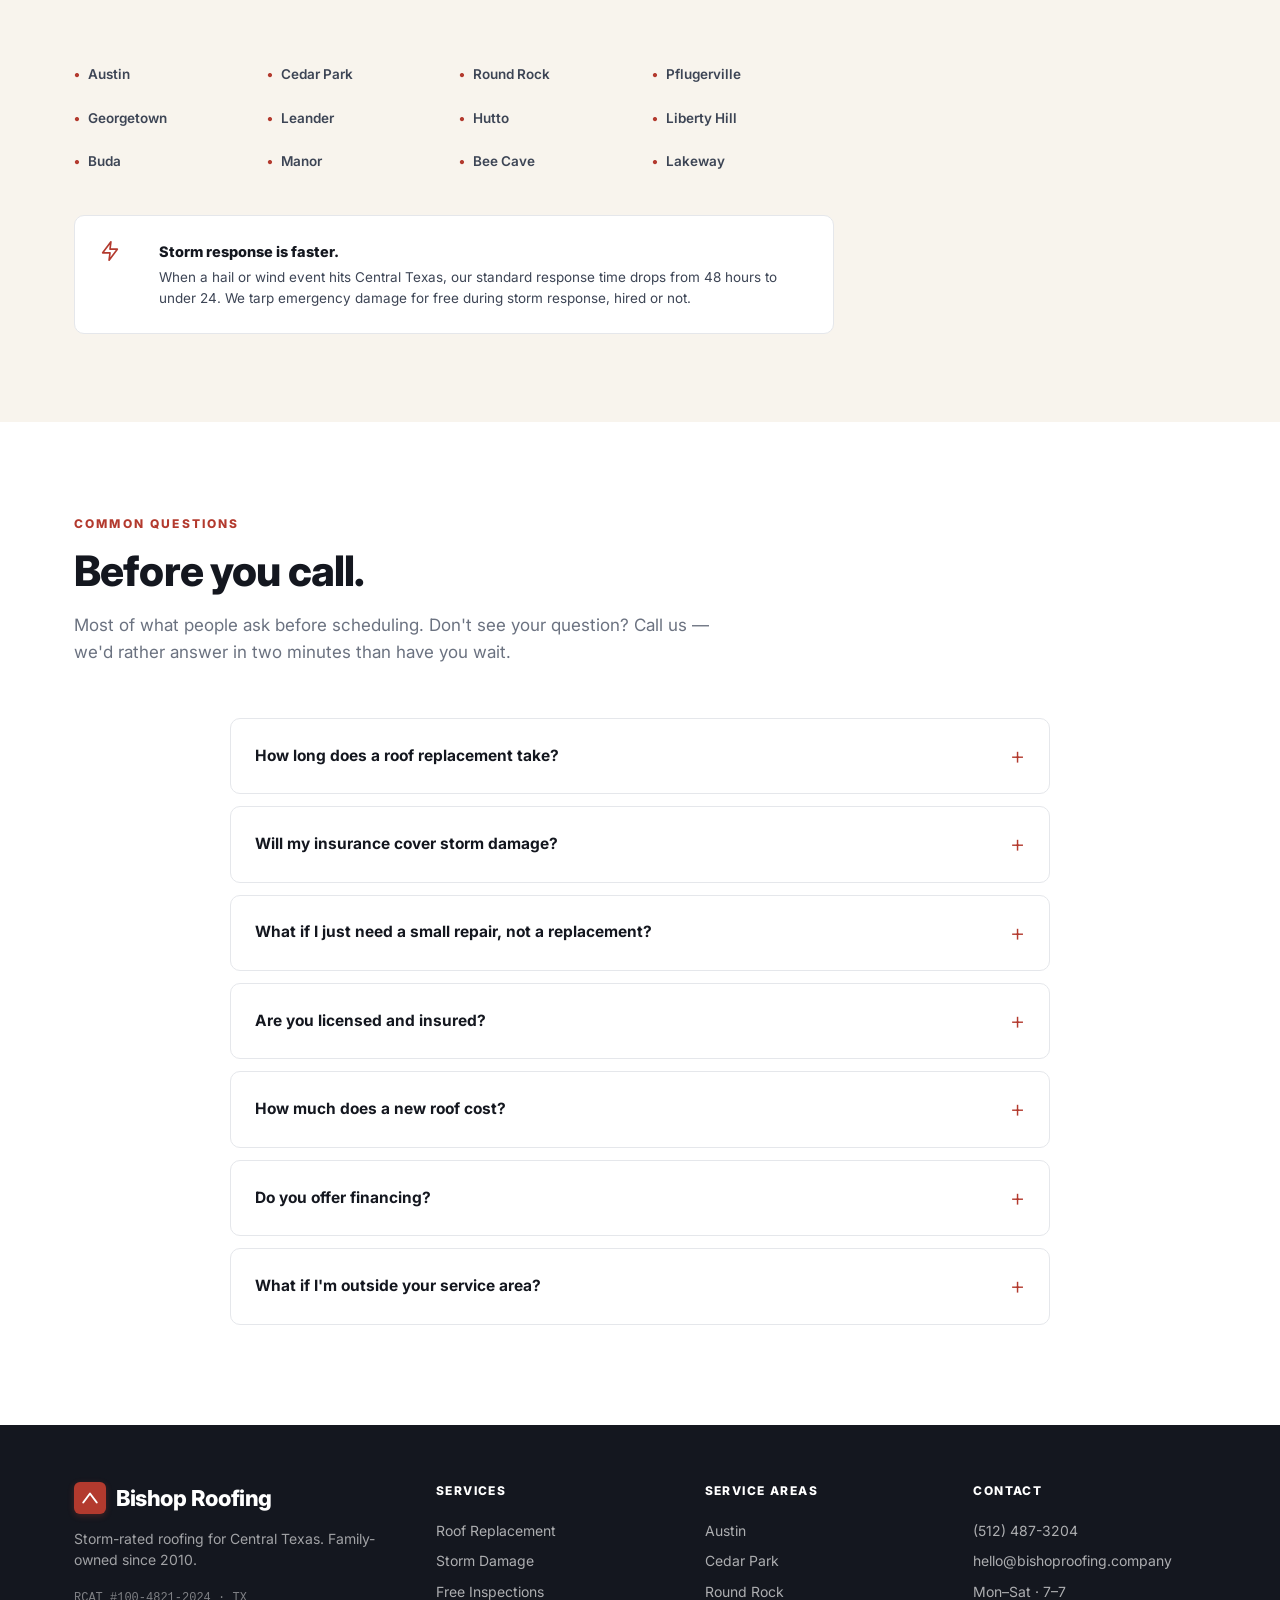
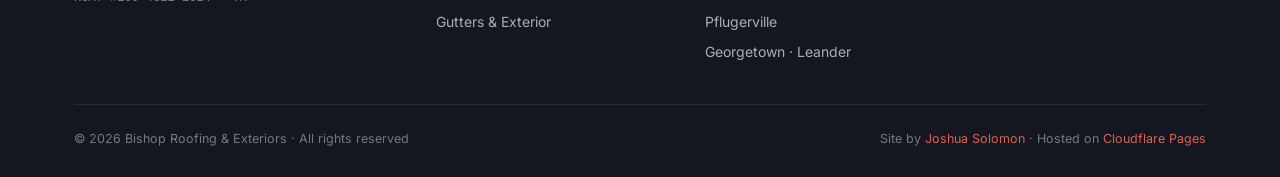
<file: contact.html>
<!DOCTYPE html>
<html lang="en">
<head>
  <meta charset="UTF-8" />
  <meta name="viewport" content="width=device-width, initial-scale=1.0" />
  <title>Free Inspection — Bishop Roofing &amp; Exteriors</title>
  <meta name="description" content="Schedule your free 48-hour roof inspection in Central Texas. Call (512) 487-3204, Mon-Sat 7-7. We're on your roof within 2 business days." />
  <link rel="preconnect" href="https://fonts.googleapis.com">
  <link rel="preconnect" href="https://fonts.gstatic.com" crossorigin>
  <link href="https://fonts.googleapis.com/css2?family=Inter:wght@400;500;600;700;800;900&display=swap" rel="stylesheet">
  <link rel="icon" type="image/svg+xml" href="./favicon.svg"><link rel="stylesheet" href="styles.css">
  <link rel="stylesheet" href="./ghl-modal.css">
  <!-- GoHighLevel external visitor tracking -->
  <script
    src="https://link.msgsndr.com/js/external-tracking.js"
    data-tracking-id="tk_caf9064755ee4aa1be98bdfba6eb8abe"
    async
  ></script>
</head>
<body>

  <nav class="site-nav">
    <div class="nav-inner">
      <a href="./" class="brand">
        <span class="brand-mark">
          <svg viewBox="0 0 24 24" fill="none"><path d="M3 18 L12 6 L21 18" stroke="white" stroke-width="2.6" stroke-linecap="round" stroke-linejoin="round"/></svg>
        </span>
        <span>Bishop Roofing</span>
      </a>
      <input type="checkbox" id="nav-toggle" class="nav-toggle" hidden><label for="nav-toggle" class="nav-burger" aria-label="Toggle menu"><span></span><span></span><span></span></label><div class="nav-links">
        <a href="./services.html">Services</a>
        <a href="./projects.html">Projects</a>
        <a href="./reviews.html">Reviews</a>
        <a href="./about.html">About</a>
        <a href="./contact.html" class="active">Contact</a>
        <a href="tel:+15124873204" class="nav-phone">
          <span class="nav-phone-label">Call us</span>
          <span class="nav-phone-num">(512) 487-3204</span>
        </a>
        <a href="#inspection-form" class="nav-cta">Free Inspection</a>
      </div>
    </div>
  </nav>

  <header class="page-hero">
    <div class="container page-hero-inner">
      <div class="page-crumb"><a href="./">Home</a> &nbsp;/&nbsp; Contact</div>
      <h1>Free inspection. On your roof in 48 hours.</h1>
      <p class="page-hero-sub">Fill the form below or call us directly. We answer the phone Monday through Saturday, 7 AM to 7 PM &mdash; and return texts within 30 minutes when you do reach voicemail.</p>
    </div>
  </header>

  <!-- ============ CONTACT FORM ============ -->
  <section id="inspection-form" class="form-light">
    <div class="container">
      <div class="contact-grid">
        <form class="form-card" id="contactForm" onsubmit="return handleSubmit(event, 'contactStatus', 'Got it. We will call to schedule within 30 minutes.')">
          <div class="form-title">Schedule my inspection</div>
          <div class="field">
            <label for="c-name">Your name</label>
            <input type="text" id="c-name" name="name" required placeholder="Mike Thompson" />
          </div>
          <div class="field">
            <label for="c-email">Email</label>
            <input type="email" id="c-email" name="email" required placeholder="mike@example.com" />
          </div>
          <div class="field">
            <label for="c-phone">Phone</label>
            <input type="tel" id="c-phone" name="phone" required placeholder="(512) 555-0148" />
          </div>
          <div class="field">
            <label for="c-addr">Property address</label>
            <input type="text" id="c-addr" name="address" required placeholder="1234 Sunset Dr, Cedar Park, TX 78641" />
          </div>
          <div class="field">
            <label for="c-service">What's the job?</label>
            <select id="c-service" name="service" required>
              <option value="">Pick the closest match</option>
              <option>Full roof replacement</option>
              <option>Storm/hail damage &mdash; insurance claim</option>
              <option>Roof repair or leak</option>
              <option>Gutter install or repair</option>
              <option>Just want a quote / second opinion</option>
              <option>Other / not sure</option>
            </select>
          </div>
          <div class="field">
            <label for="c-msg">Anything else we should know?</label>
            <textarea id="c-msg" name="message" rows="3" placeholder="Active leak, recent storm, HOA requirements, target timeline..."></textarea>
          </div>
          <button type="submit" class="btn btn-primary btn-block">Schedule my free inspection &rarr;</button>
          <div class="form-status" id="contactStatus"></div>
          <p style="font-size: 12.5px; color: var(--mist); text-align: center; margin-top: 14px;">We typically respond within 30 minutes during business hours.</p>
        </form>

        <div class="contact-info">
          <h3>Or just call us</h3>
          <p>If it's urgent &mdash; active leak, missing shingles, recent storm with damage &mdash; pick up the phone. Travis or Cole will answer.</p>
          <div class="contact-meta">
            <div class="contact-meta-item">
              <div class="contact-meta-icon"><svg viewBox="0 0 24 24" fill="none" stroke="currentColor" stroke-width="1.8" stroke-linecap="round" stroke-linejoin="round"><path d="M22 16.92v3a2 2 0 0 1-2.18 2 19.79 19.79 0 0 1-8.63-3.07 19.5 19.5 0 0 1-6-6 19.79 19.79 0 0 1-3.07-8.67A2 2 0 0 1 4.11 2h3a2 2 0 0 1 2 1.72c.13.96.37 1.9.7 2.81a2 2 0 0 1-.45 2.11L8.09 9.91a16 16 0 0 0 6 6l1.27-1.27a2 2 0 0 1 2.11-.45c.91.33 1.85.57 2.81.7A2 2 0 0 1 22 16.92z"/></svg></div>
              <div>
                <div class="contact-meta-label">Phone</div>
                <div class="contact-meta-value"><a href="tel:+15124873204" style="color: var(--ink);">(512) 487-3204</a></div>
              </div>
            </div>
            <div class="contact-meta-item">
              <div class="contact-meta-icon"><svg viewBox="0 0 24 24" fill="none" stroke="currentColor" stroke-width="1.8" stroke-linecap="round" stroke-linejoin="round"><rect x="2" y="5" width="20" height="14" rx="2"/><path d="m22 7-10 7L2 7"/></svg></div>
              <div>
                <div class="contact-meta-label">Email</div>
                <div class="contact-meta-value"><a href="mailto:hello@bishoproofing.company" style="color: var(--ink);">hello@bishoproofing.company</a></div>
              </div>
            </div>
            <div class="contact-meta-item">
              <div class="contact-meta-icon"><svg viewBox="0 0 24 24" fill="none" stroke="currentColor" stroke-width="1.8" stroke-linecap="round" stroke-linejoin="round"><path d="M21 10c0 7-9 13-9 13s-9-6-9-13a9 9 0 0 1 18 0z"/><circle cx="12" cy="10" r="3"/></svg></div>
              <div>
                <div class="contact-meta-label">Office</div>
                <div class="contact-meta-value">1820 N Bell Blvd, Cedar Park, TX 78613</div>
              </div>
            </div>
            <div class="contact-meta-item">
              <div class="contact-meta-icon"><svg viewBox="0 0 24 24" fill="none" stroke="currentColor" stroke-width="1.8" stroke-linecap="round" stroke-linejoin="round"><circle cx="12" cy="12" r="9"/><polyline points="12 7 12 12 15 14"/></svg></div>
              <div>
                <div class="contact-meta-label">Hours</div>
                <div class="contact-meta-value">Mon&ndash;Sat &middot; 7 AM &ndash; 7 PM</div>
              </div>
            </div>
            <div class="contact-meta-item" style="background: var(--brick); color: #fff; border-color: var(--brick-dark);">
              <div class="contact-meta-icon" style="background: rgba(255,255,255,.18);"><svg viewBox="0 0 24 24" fill="none" stroke="currentColor" stroke-width="1.8" stroke-linecap="round" stroke-linejoin="round"><path d="M10.29 3.86 1.82 18a2 2 0 0 0 1.71 3h16.94a2 2 0 0 0 1.71-3L13.71 3.86a2 2 0 0 0-3.42 0z"/><line x1="12" y1="9" x2="12" y2="13"/><line x1="12" y1="17" x2="12.01" y2="17"/></svg></div>
              <div>
                <div class="contact-meta-label" style="color: rgba(255,255,255,.8);">Storm emergency line</div>
                <div class="contact-meta-value" style="color: #fff;"><a href="tel:+15124873204" style="color: #fff;">(512) 487-3204</a> &middot; 24/7</div>
              </div>
            </div>
          </div>
        </div>
      </div>
    </div>
  </section>

  <!-- ============ SERVICE AREA ============ -->
  <section class="sec-cream">
    <div class="container">
      <div class="sec-label">Service area</div>
      <h2 class="sec-title">Where we work.</h2>
      <p class="sec-lede">Anywhere within roughly a 35-mile radius of our Cedar Park shop. If you're outside this list and need work done, give us a call &mdash; we'll let you know if we can make it work.</p>

      <div class="service-area-list" style="grid-template-columns: repeat(4, 1fr); gap: 10px; max-width: 760px;">
        <span>Austin</span>
        <span>Cedar Park</span>
        <span>Round Rock</span>
        <span>Pflugerville</span>
        <span>Georgetown</span>
        <span>Leander</span>
        <span>Hutto</span>
        <span>Liberty Hill</span>
        <span>Buda</span>
        <span>Manor</span>
        <span>Bee Cave</span>
        <span>Lakeway</span>
      </div>

      <div style="margin-top: 36px; padding: 24px; background: #fff; border: 1px solid var(--line); border-radius: var(--radius); display: grid; grid-template-columns: 44px 1fr; gap: 16px; align-items: start; max-width: 760px;">
        <div class="callout-icon" style="color: var(--brick);"><svg viewBox="0 0 24 24" fill="none" stroke="currentColor" stroke-width="1.8" stroke-linecap="round" stroke-linejoin="round"><polygon points="13 2 4 14 12 14 11 22 20 10 12 10 13 2"/></svg></div>
        <div>
          <div style="font-size: 14.5px; font-weight: 800; color: var(--ink); margin-bottom: 4px;">Storm response is faster.</div>
          <div style="font-size: 13.5px; color: var(--body); line-height: 1.55;">When a hail or wind event hits Central Texas, our standard response time drops from 48 hours to under 24. We tarp emergency damage for free during storm response, hired or not.</div>
        </div>
      </div>
    </div>
  </section>

  <!-- ============ FAQ ============ -->
  <section>
    <div class="container">
      <div class="sec-label">Common questions</div>
      <h2 class="sec-title">Before you call.</h2>
      <p class="sec-lede">Most of what people ask before scheduling. Don't see your question? Call us &mdash; we'd rather answer in two minutes than have you wait.</p>

      <div class="faq-list">
        <details class="faq">
          <summary>How long does a roof replacement take?</summary>
          <div class="faq-body">Most asphalt jobs: 1&ndash;2 days. Concrete tile: 3&ndash;5 days. Metal: 2&ndash;3 days. We work full days from 7 AM, not weeks of half-shifts. You'll know the exact schedule before we start.</div>
        </details>
        <details class="faq">
          <summary>Will my insurance cover storm damage?</summary>
          <div class="faq-body">If your roof has hail or wind damage AND it's within your policy's claim window (almost always one year from the storm date), yes. We document the damage, meet your adjuster on-site, and handle the claim paperwork. You pay only your deductible &mdash; the depreciation check stays with you.</div>
        </details>
        <details class="faq">
          <summary>What if I just need a small repair, not a replacement?</summary>
          <div class="faq-body">We do repairs every day. Minimum service call is $250 (covers up to 90 minutes of work plus standard materials). For anything bigger, you get a written quote before we start.</div>
        </details>
        <details class="faq">
          <summary>Are you licensed and insured?</summary>
          <div class="faq-body">Yes. RCAT-certified (Roofing Contractors Association of Texas), license #100-4821-2024. Fully insured with $2M general liability and workers' comp on every crew. Certificates available on request.</div>
        </details>
        <details class="faq">
          <summary>How much does a new roof cost?</summary>
          <div class="faq-body">Average asphalt replacement in Central Texas: $11,400&ndash;$22,000 depending on square footage, pitch, and material grade. We give written quotes after inspection &mdash; no surprises, no upsells after the contract is signed.</div>
        </details>
        <details class="faq">
          <summary>Do you offer financing?</summary>
          <div class="faq-body">Yes. 0% APR for 12 months through GreenSky. Approval in minutes via a soft credit pull. Longer terms (24&ndash;60 months) available at standard rates.</div>
        </details>
        <details class="faq">
          <summary>What if I'm outside your service area?</summary>
          <div class="faq-body">Call us anyway &mdash; if it's within reasonable driving distance and the job is big enough, we can usually make it work. Worst case we'll recommend a contractor we trust in your area.</div>
        </details>
      </div>
    </div>
  </section>

  <footer>
    <div class="container">
      <div class="foot-grid">
        <div>
          <div class="foot-brand">
            <span class="brand-mark">
              <svg viewBox="0 0 24 24" fill="none"><path d="M3 18 L12 6 L21 18" stroke="white" stroke-width="2.6" stroke-linecap="round" stroke-linejoin="round"/></svg>
            </span>
            <span>Bishop Roofing</span>
          </div>
          <p class="foot-tag">Storm-rated roofing for Central Texas. Family-owned since 2010.</p>
          <p class="foot-license">RCAT&nbsp;#100-4821-2024 &middot; TX</p>
        </div>
        <div class="foot-col">
          <h4>Services</h4>
          <a href="./services.html">Roof Replacement</a>
          <a href="./services.html">Storm Damage</a>
          <a href="./services.html">Free Inspections</a>
          <a href="./services.html">Gutters &amp; Exterior</a>
        </div>
        <div class="foot-col">
          <h4>Service Areas</h4>
          <span>Austin</span>
          <span>Cedar Park</span>
          <span>Round Rock</span>
          <span>Pflugerville</span>
          <span>Georgetown &middot; Leander</span>
        </div>
        <div class="foot-col">
          <h4>Contact</h4>
          <a href="tel:+15124873204">(512) 487-3204</a>
          <a href="mailto:hello@bishoproofing.company">hello@bishoproofing.company</a>
          <span>Mon&ndash;Sat &middot; 7&ndash;7</span>
        </div>
      </div>
      <div class="foot-bottom">
        <div>&copy; 2026 Bishop Roofing &amp; Exteriors &middot; All rights reserved</div>
        <div class="foot-credit">
          Site by <a href="https://github.com/jsolomon" target="_blank" rel="noopener">Joshua Solomon</a> &middot;
          Hosted on <a href="https://pages.cloudflare.com/" target="_blank" rel="noopener">Cloudflare Pages</a>
        </div>
      </div>
    </div>
  </footer>

  <!-- GHL demo modal — loaded externally -->
  <script src="./ghl-modal.js"></script>
  <script>
    // Load the modal HTML fragment + wire form submission
    fetch('./ghl-modal.html')
      .then(r => r.text())
      .then(html => {
        document.body.insertAdjacentHTML('beforeend', html);
        initGhlModal();
      })
      .catch(err => console.warn('Modal HTML failed to load:', err));
  </script>
  <script src="./portfolio-badge.js" defer></script>
</body>
</html>
</file>
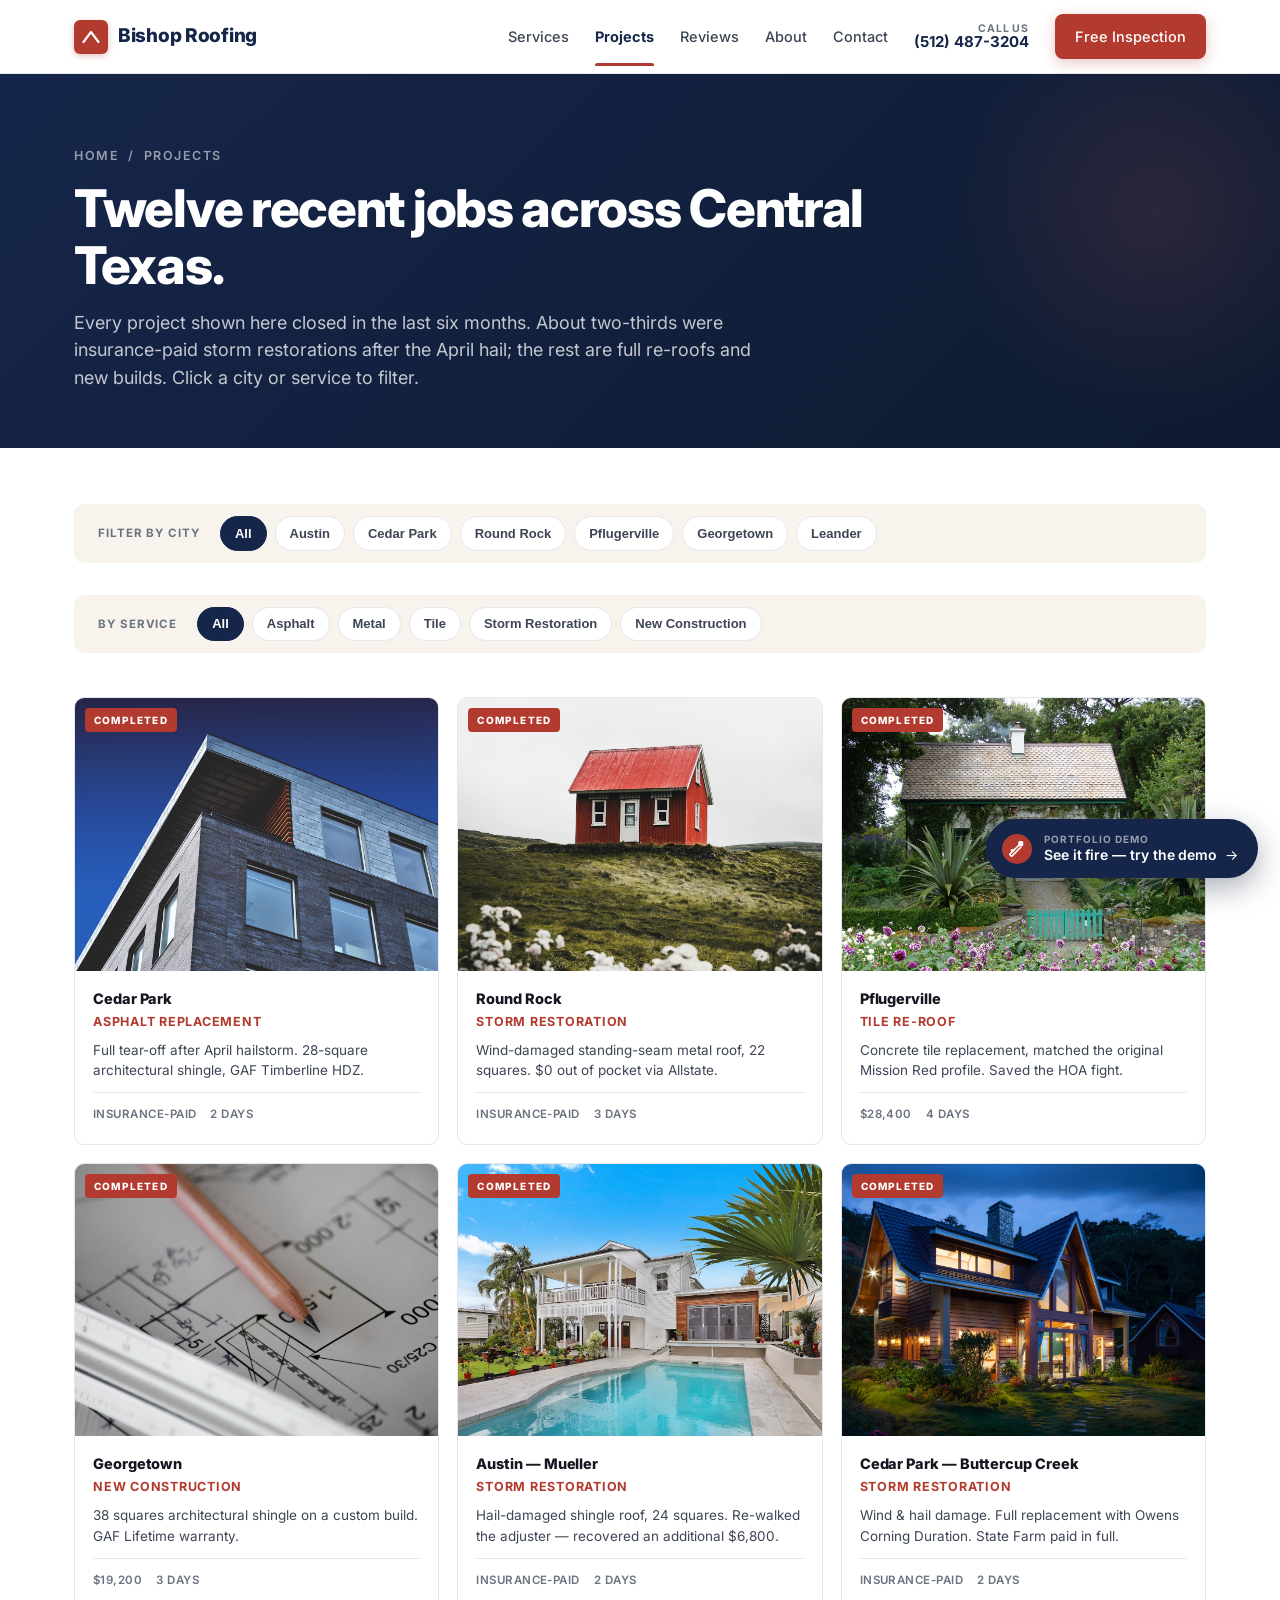
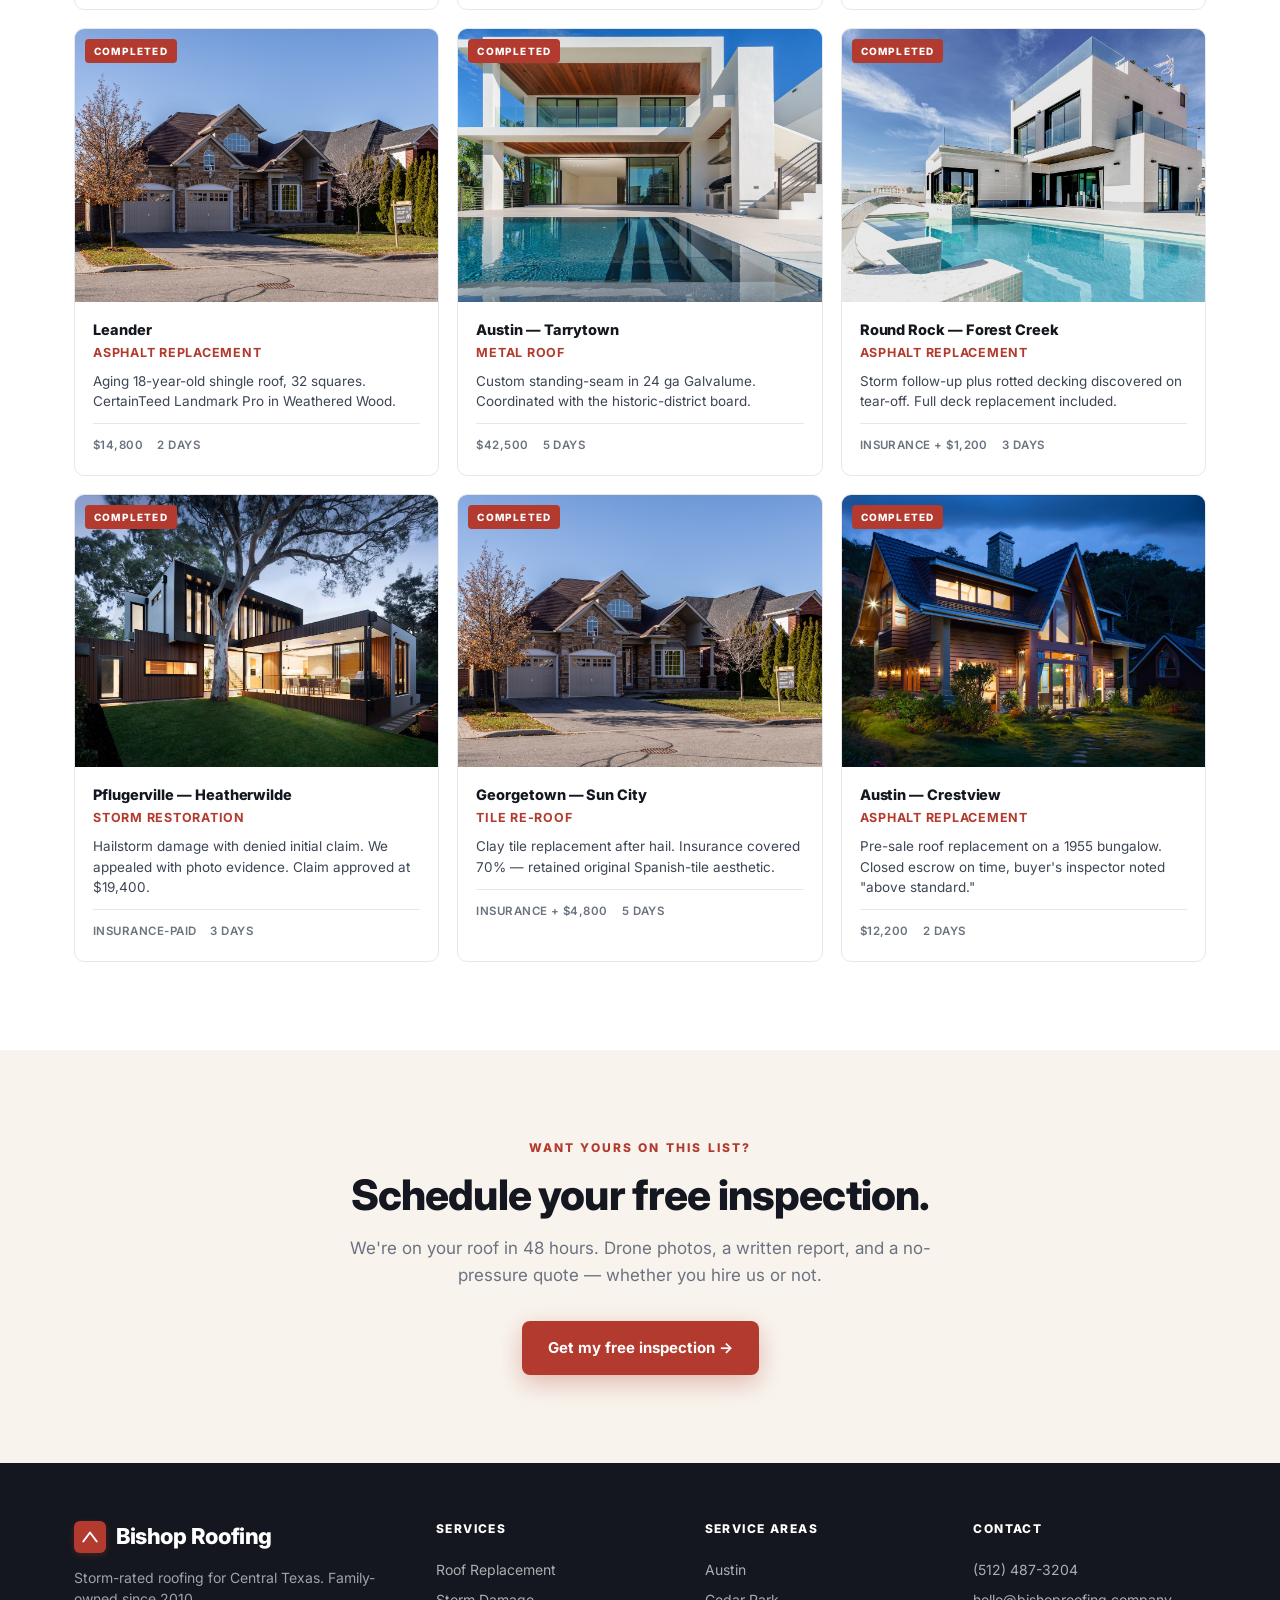
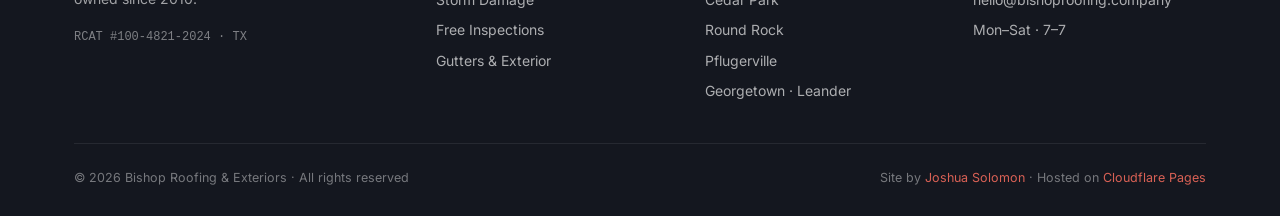
<file: projects.html>
<!DOCTYPE html>
<html lang="en">
<head>
  <meta charset="UTF-8" />
  <meta name="viewport" content="width=device-width, initial-scale=1.0" />
  <title>Recent Projects — Bishop Roofing &amp; Exteriors</title>
  <meta name="description" content="A dozen recent roof replacements, storm restorations, and re-roofs across Central Texas. Cedar Park, Round Rock, Pflugerville, Georgetown, Austin." />
  <link rel="preconnect" href="https://fonts.googleapis.com">
  <link rel="preconnect" href="https://fonts.gstatic.com" crossorigin>
  <link href="https://fonts.googleapis.com/css2?family=Inter:wght@400;500;600;700;800;900&display=swap" rel="stylesheet">
  <link rel="icon" type="image/svg+xml" href="./favicon.svg"><link rel="stylesheet" href="styles.css">
  <!-- GoHighLevel external visitor tracking -->
  <script
    src="https://link.msgsndr.com/js/external-tracking.js"
    data-tracking-id="tk_caf9064755ee4aa1be98bdfba6eb8abe"
    async
  ></script>
</head>
<body>

  <nav class="site-nav">
    <div class="nav-inner">
      <a href="./" class="brand">
        <span class="brand-mark">
          <svg viewBox="0 0 24 24" fill="none"><path d="M3 18 L12 6 L21 18" stroke="white" stroke-width="2.6" stroke-linecap="round" stroke-linejoin="round"/></svg>
        </span>
        <span>Bishop Roofing</span>
      </a>
      <input type="checkbox" id="nav-toggle" class="nav-toggle" hidden><label for="nav-toggle" class="nav-burger" aria-label="Toggle menu"><span></span><span></span><span></span></label><div class="nav-links">
        <a href="./services.html">Services</a>
        <a href="./projects.html" class="active">Projects</a>
        <a href="./reviews.html">Reviews</a>
        <a href="./about.html">About</a>
        <a href="./contact.html">Contact</a>
        <a href="tel:+15124873204" class="nav-phone">
          <span class="nav-phone-label">Call us</span>
          <span class="nav-phone-num">(512) 487-3204</span>
        </a>
        <a href="./contact.html" class="nav-cta">Free Inspection</a>
      </div>
    </div>
  </nav>

  <header class="page-hero">
    <div class="container page-hero-inner">
      <div class="page-crumb"><a href="./">Home</a> &nbsp;/&nbsp; Projects</div>
      <h1>Twelve recent jobs across Central Texas.</h1>
      <p class="page-hero-sub">Every project shown here closed in the last six months. About two-thirds were insurance-paid storm restorations after the April hail; the rest are full re-roofs and new builds. Click a city or service to filter.</p>
    </div>
  </header>

  <section style="padding-top: 56px;">
    <div class="container">

      <div class="filter-bar">
        <span class="filter-bar-label">Filter by city</span>
        <button class="filter-chip active" data-filter-city="all">All</button>
        <button class="filter-chip" data-filter-city="Austin">Austin</button>
        <button class="filter-chip" data-filter-city="Cedar Park">Cedar Park</button>
        <button class="filter-chip" data-filter-city="Round Rock">Round Rock</button>
        <button class="filter-chip" data-filter-city="Pflugerville">Pflugerville</button>
        <button class="filter-chip" data-filter-city="Georgetown">Georgetown</button>
        <button class="filter-chip" data-filter-city="Leander">Leander</button>
      </div>

      <div class="filter-bar" style="margin-bottom: 44px;">
        <span class="filter-bar-label">By service</span>
        <button class="filter-chip active" data-filter-type="all">All</button>
        <button class="filter-chip" data-filter-type="Asphalt Replacement">Asphalt</button>
        <button class="filter-chip" data-filter-type="Metal Roof">Metal</button>
        <button class="filter-chip" data-filter-type="Tile Re-roof">Tile</button>
        <button class="filter-chip" data-filter-type="Storm Restoration">Storm Restoration</button>
        <button class="filter-chip" data-filter-type="New Construction">New Construction</button>
      </div>

      <div class="projects-grid cols-3" id="projectsGrid">

        <article class="project" data-city="Cedar Park" data-type="Asphalt Replacement">
          <div class="project-photo" style="background-image: url('./images/photo-1448630360428-65456885c650.jpg?w=600&amp;h=450&amp;fit=crop&amp;q=80&amp;auto=format');"></div>
          <div class="project-body">
            <div class="project-loc">Cedar Park</div>
            <div class="project-type">Asphalt Replacement</div>
            <div class="project-desc">Full tear-off after April hailstorm. 28-square architectural shingle, GAF Timberline HDZ.</div>
            <div class="project-meta">
              <span>Insurance-paid</span><span>2 days</span>
            </div>
          </div>
        </article>

        <article class="project" data-city="Round Rock" data-type="Storm Restoration">
          <div class="project-photo" style="background-image: url('./images/photo-1518780664697-55e3ad937233.jpg?w=600&amp;h=450&amp;fit=crop&amp;q=80&amp;auto=format');"></div>
          <div class="project-body">
            <div class="project-loc">Round Rock</div>
            <div class="project-type">Storm Restoration</div>
            <div class="project-desc">Wind-damaged standing-seam metal roof, 22 squares. $0 out of pocket via Allstate.</div>
            <div class="project-meta">
              <span>Insurance-paid</span><span>3 days</span>
            </div>
          </div>
        </article>

        <article class="project" data-city="Pflugerville" data-type="Tile Re-roof">
          <div class="project-photo" style="background-image: url('./images/photo-1562182384-08115de5ee97.jpg?w=600&amp;h=450&amp;fit=crop&amp;q=80&amp;auto=format');"></div>
          <div class="project-body">
            <div class="project-loc">Pflugerville</div>
            <div class="project-type">Tile Re-roof</div>
            <div class="project-desc">Concrete tile replacement, matched the original Mission Red profile. Saved the HOA fight.</div>
            <div class="project-meta">
              <span>$28,400</span><span>4 days</span>
            </div>
          </div>
        </article>

        <article class="project" data-city="Georgetown" data-type="New Construction">
          <div class="project-photo" style="background-image: url('./images/photo-1542621334-a254cf47733d.jpg?w=600&amp;h=450&amp;fit=crop&amp;q=80&amp;auto=format');"></div>
          <div class="project-body">
            <div class="project-loc">Georgetown</div>
            <div class="project-type">New Construction</div>
            <div class="project-desc">38 squares architectural shingle on a custom build. GAF Lifetime warranty.</div>
            <div class="project-meta">
              <span>$19,200</span><span>3 days</span>
            </div>
          </div>
        </article>

        <article class="project" data-city="Austin" data-type="Storm Restoration">
          <div class="project-photo" style="background-image: url('./images/photo-1564013799919-ab600027ffc6.jpg?w=600&amp;h=450&amp;fit=crop&amp;q=80&amp;auto=format');"></div>
          <div class="project-body">
            <div class="project-loc">Austin &mdash; Mueller</div>
            <div class="project-type">Storm Restoration</div>
            <div class="project-desc">Hail-damaged shingle roof, 24 squares. Re-walked the adjuster &mdash; recovered an additional $6,800.</div>
            <div class="project-meta">
              <span>Insurance-paid</span><span>2 days</span>
            </div>
          </div>
        </article>

        <article class="project" data-city="Cedar Park" data-type="Storm Restoration">
          <div class="project-photo" style="background-image: url('./images/photo-1568605114967-8130f3a36994.jpg?w=600&amp;h=450&amp;fit=crop&amp;q=80&amp;auto=format');"></div>
          <div class="project-body">
            <div class="project-loc">Cedar Park &mdash; Buttercup Creek</div>
            <div class="project-type">Storm Restoration</div>
            <div class="project-desc">Wind &amp; hail damage. Full replacement with Owens Corning Duration. State Farm paid in full.</div>
            <div class="project-meta">
              <span>Insurance-paid</span><span>2 days</span>
            </div>
          </div>
        </article>

        <article class="project" data-city="Leander" data-type="Asphalt Replacement">
          <div class="project-photo" style="background-image: url('./images/photo-1605276373954-0c4a0dac5b12.jpg?w=600&amp;h=450&amp;fit=crop&amp;q=80&amp;auto=format');"></div>
          <div class="project-body">
            <div class="project-loc">Leander</div>
            <div class="project-type">Asphalt Replacement</div>
            <div class="project-desc">Aging 18-year-old shingle roof, 32 squares. CertainTeed Landmark Pro in Weathered Wood.</div>
            <div class="project-meta">
              <span>$14,800</span><span>2 days</span>
            </div>
          </div>
        </article>

        <article class="project" data-city="Austin" data-type="Metal Roof">
          <div class="project-photo" style="background-image: url('./images/photo-1613490493576-7fde63acd811.jpg?w=600&amp;h=450&amp;fit=crop&amp;q=80&amp;auto=format');"></div>
          <div class="project-body">
            <div class="project-loc">Austin &mdash; Tarrytown</div>
            <div class="project-type">Metal Roof</div>
            <div class="project-desc">Custom standing-seam in 24 ga Galvalume. Coordinated with the historic-district board.</div>
            <div class="project-meta">
              <span>$42,500</span><span>5 days</span>
            </div>
          </div>
        </article>

        <article class="project" data-city="Round Rock" data-type="Asphalt Replacement">
          <div class="project-photo" style="background-image: url('./images/photo-1600596542815-ffad4c1539a9.jpg?w=600&amp;h=450&amp;fit=crop&amp;q=80&amp;auto=format');"></div>
          <div class="project-body">
            <div class="project-loc">Round Rock &mdash; Forest Creek</div>
            <div class="project-type">Asphalt Replacement</div>
            <div class="project-desc">Storm follow-up plus rotted decking discovered on tear-off. Full deck replacement included.</div>
            <div class="project-meta">
              <span>Insurance + $1,200</span><span>3 days</span>
            </div>
          </div>
        </article>

        <article class="project" data-city="Pflugerville" data-type="Storm Restoration">
          <div class="project-photo" style="background-image: url('./images/photo-1600585154340-be6161a56a0c.jpg?w=600&amp;h=450&amp;fit=crop&amp;q=80&amp;auto=format');"></div>
          <div class="project-body">
            <div class="project-loc">Pflugerville &mdash; Heatherwilde</div>
            <div class="project-type">Storm Restoration</div>
            <div class="project-desc">Hailstorm damage with denied initial claim. We appealed with photo evidence. Claim approved at $19,400.</div>
            <div class="project-meta">
              <span>Insurance-paid</span><span>3 days</span>
            </div>
          </div>
        </article>

        <article class="project" data-city="Georgetown" data-type="Tile Re-roof">
          <div class="project-photo" style="background-image: url('./images/photo-1605276373954-0c4a0dac5b12.jpg?w=600&amp;h=450&amp;fit=crop&amp;q=80&amp;auto=format');"></div>
          <div class="project-body">
            <div class="project-loc">Georgetown &mdash; Sun City</div>
            <div class="project-type">Tile Re-roof</div>
            <div class="project-desc">Clay tile replacement after hail. Insurance covered 70% &mdash; retained original Spanish-tile aesthetic.</div>
            <div class="project-meta">
              <span>Insurance + $4,800</span><span>5 days</span>
            </div>
          </div>
        </article>

        <article class="project" data-city="Austin" data-type="Asphalt Replacement">
          <div class="project-photo" style="background-image: url('./images/photo-1568605114967-8130f3a36994.jpg?w=600&amp;h=450&amp;fit=crop&amp;q=80&amp;auto=format');"></div>
          <div class="project-body">
            <div class="project-loc">Austin &mdash; Crestview</div>
            <div class="project-type">Asphalt Replacement</div>
            <div class="project-desc">Pre-sale roof replacement on a 1955 bungalow. Closed escrow on time, buyer's inspector noted "above standard."</div>
            <div class="project-meta">
              <span>$12,200</span><span>2 days</span>
            </div>
          </div>
        </article>

      </div>

      <p id="filterEmpty" style="text-align:center; padding: 40px 0; color: var(--mist); display: none;">No projects match those filters yet. Try widening your selection.</p>

    </div>
  </section>

  <!-- ============ CTA ============ -->
  <section class="sec-cream">
    <div class="container" style="text-align: center;">
      <div class="sec-label" style="display: block;">Want yours on this list?</div>
      <h2 class="sec-title" style="margin: 0 auto 16px;">Schedule your free inspection.</h2>
      <p class="sec-lede" style="margin: 0 auto 32px;">We're on your roof in 48 hours. Drone photos, a written report, and a no-pressure quote &mdash; whether you hire us or not.</p>
      <a href="./contact.html" class="btn btn-primary">Get my free inspection &rarr;</a>
    </div>
  </section>

  <footer>
    <div class="container">
      <div class="foot-grid">
        <div>
          <div class="foot-brand">
            <span class="brand-mark">
              <svg viewBox="0 0 24 24" fill="none"><path d="M3 18 L12 6 L21 18" stroke="white" stroke-width="2.6" stroke-linecap="round" stroke-linejoin="round"/></svg>
            </span>
            <span>Bishop Roofing</span>
          </div>
          <p class="foot-tag">Storm-rated roofing for Central Texas. Family-owned since 2010.</p>
          <p class="foot-license">RCAT&nbsp;#100-4821-2024 &middot; TX</p>
        </div>
        <div class="foot-col">
          <h4>Services</h4>
          <a href="./services.html">Roof Replacement</a>
          <a href="./services.html">Storm Damage</a>
          <a href="./services.html">Free Inspections</a>
          <a href="./services.html">Gutters &amp; Exterior</a>
        </div>
        <div class="foot-col">
          <h4>Service Areas</h4>
          <span>Austin</span>
          <span>Cedar Park</span>
          <span>Round Rock</span>
          <span>Pflugerville</span>
          <span>Georgetown &middot; Leander</span>
        </div>
        <div class="foot-col">
          <h4>Contact</h4>
          <a href="tel:+15124873204">(512) 487-3204</a>
          <a href="mailto:hello@bishoproofing.company">hello@bishoproofing.company</a>
          <span>Mon&ndash;Sat &middot; 7&ndash;7</span>
        </div>
      </div>
      <div class="foot-bottom">
        <div>&copy; 2026 Bishop Roofing &amp; Exteriors &middot; All rights reserved</div>
        <div class="foot-credit">
          Site by <a href="https://github.com/jsolomon" target="_blank" rel="noopener">Joshua Solomon</a> &middot;
          Hosted on <a href="https://pages.cloudflare.com/" target="_blank" rel="noopener">Cloudflare Pages</a>
        </div>
      </div>
    </div>
  </footer>

  <script>
    // ============ PROJECT FILTERING ============
    let activeCity = 'all';
    let activeType = 'all';

    document.querySelectorAll('[data-filter-city]').forEach(btn => {
      btn.addEventListener('click', (e) => {
        document.querySelectorAll('[data-filter-city]').forEach(b => b.classList.remove('active'));
        btn.classList.add('active');
        activeCity = btn.dataset.filterCity;
        applyFilters();
      });
    });
    document.querySelectorAll('[data-filter-type]').forEach(btn => {
      btn.addEventListener('click', (e) => {
        document.querySelectorAll('[data-filter-type]').forEach(b => b.classList.remove('active'));
        btn.classList.add('active');
        activeType = btn.dataset.filterType;
        applyFilters();
      });
    });

    function applyFilters() {
      let visible = 0;
      document.querySelectorAll('#projectsGrid .project').forEach(card => {
        const cityMatch = activeCity === 'all' || card.dataset.city === activeCity;
        const typeMatch = activeType === 'all' || card.dataset.type === activeType;
        if (cityMatch && typeMatch) {
          card.style.display = '';
          visible++;
        } else {
          card.style.display = 'none';
        }
      });
      document.getElementById('filterEmpty').style.display = visible === 0 ? 'block' : 'none';
    }
  </script>
  <script src="./portfolio-badge.js" defer></script>
</body>
</html>
</file>
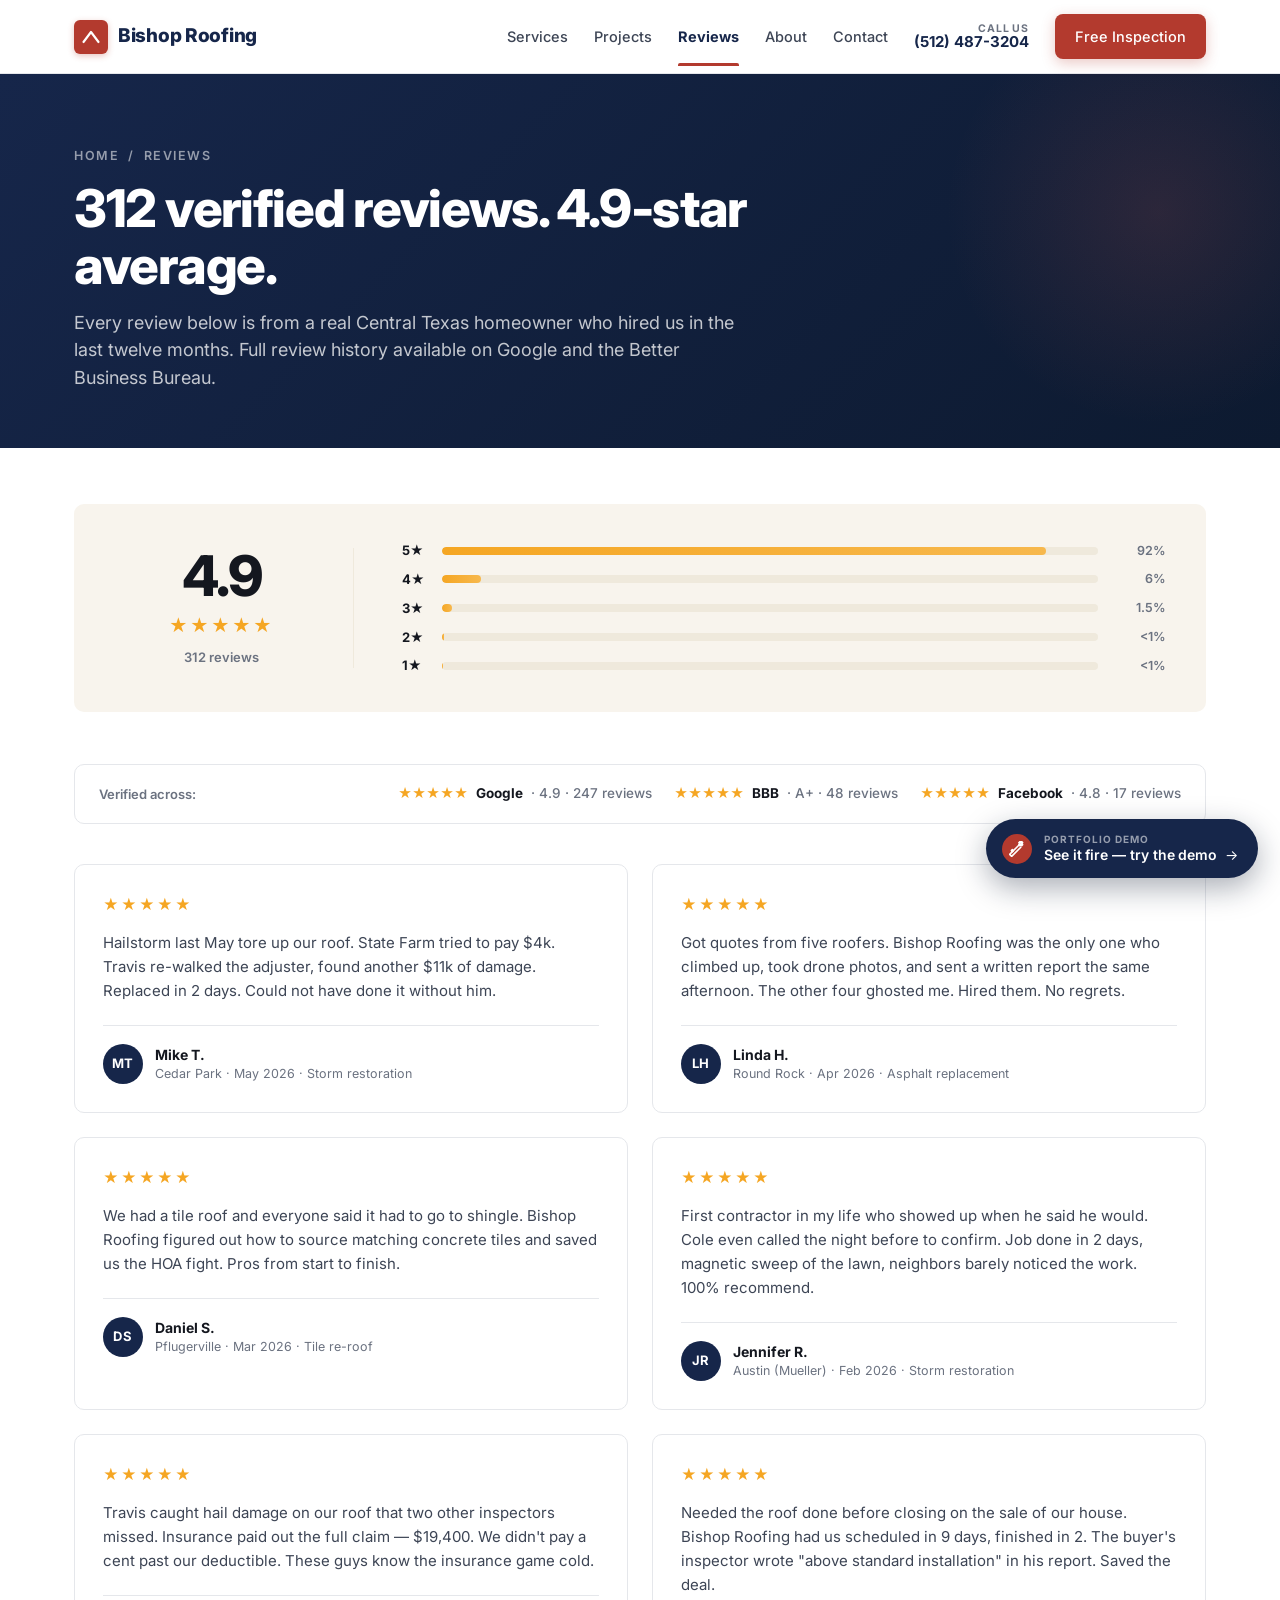
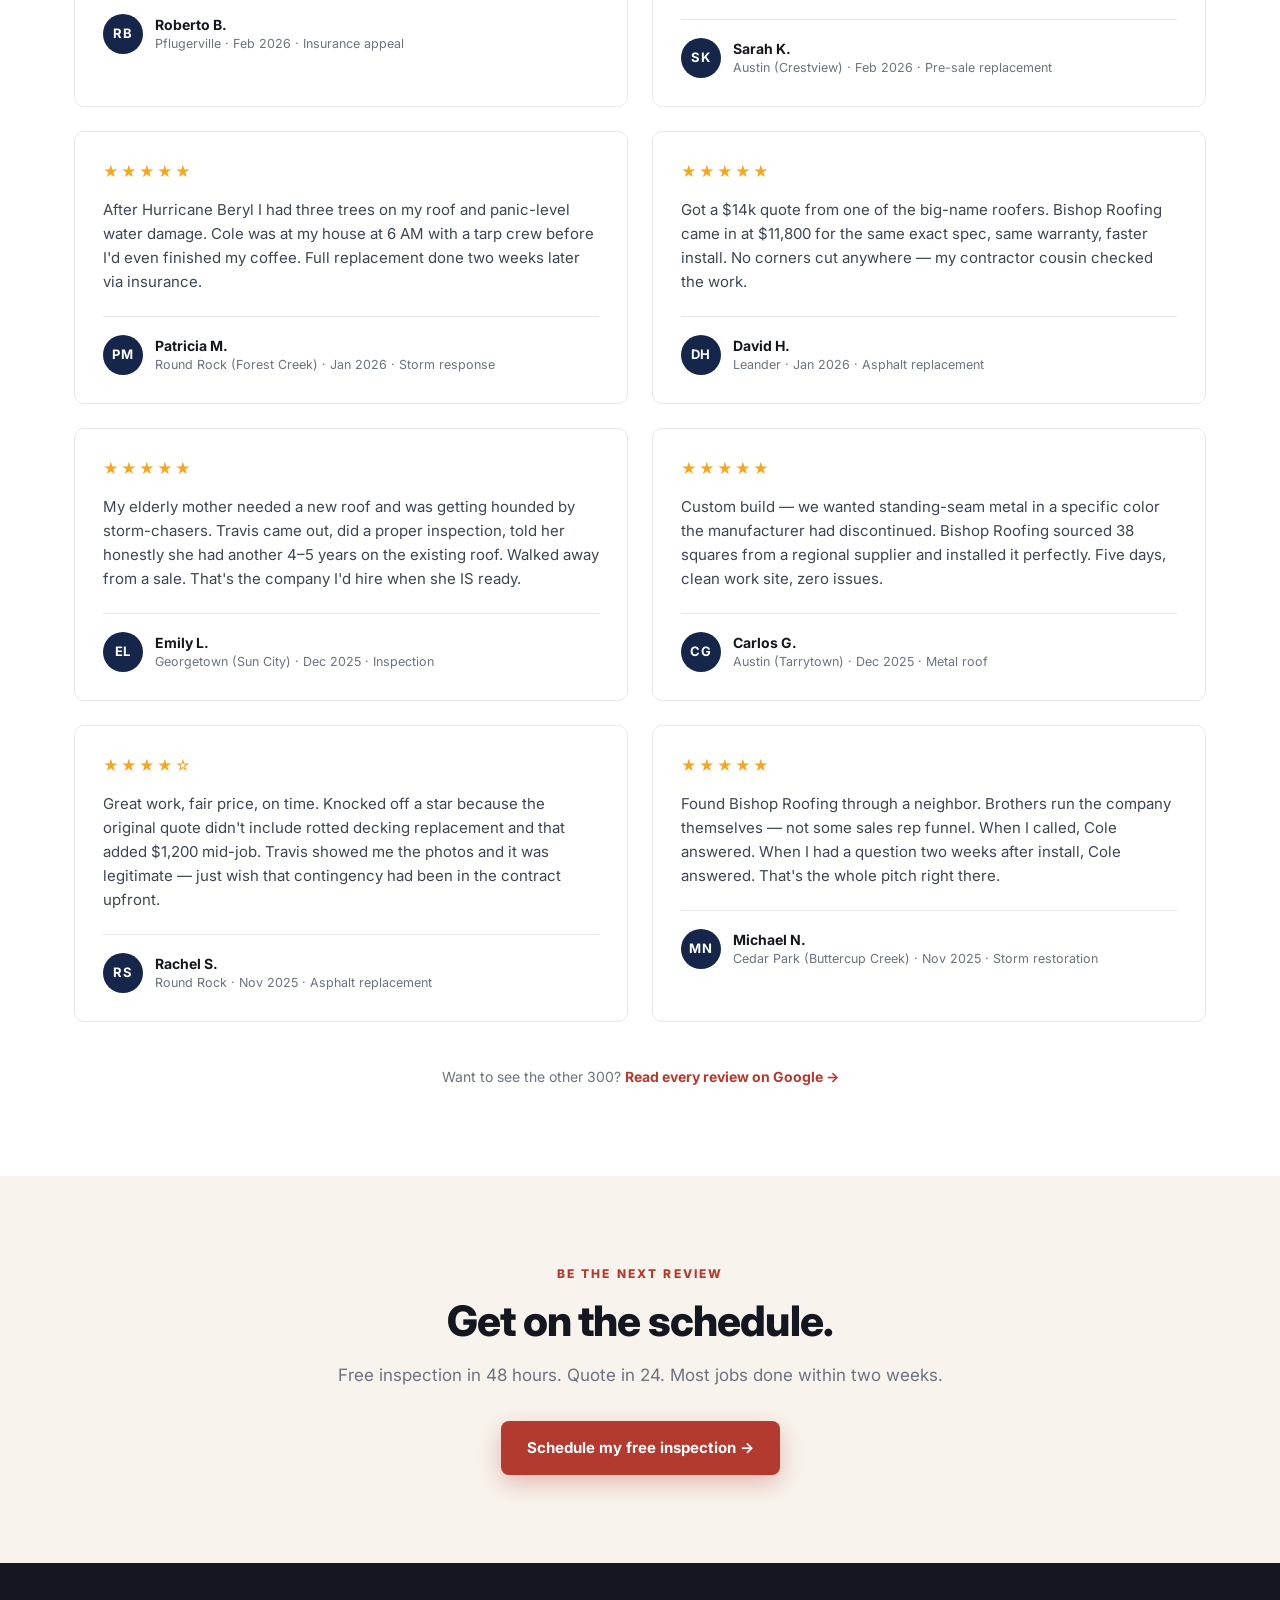
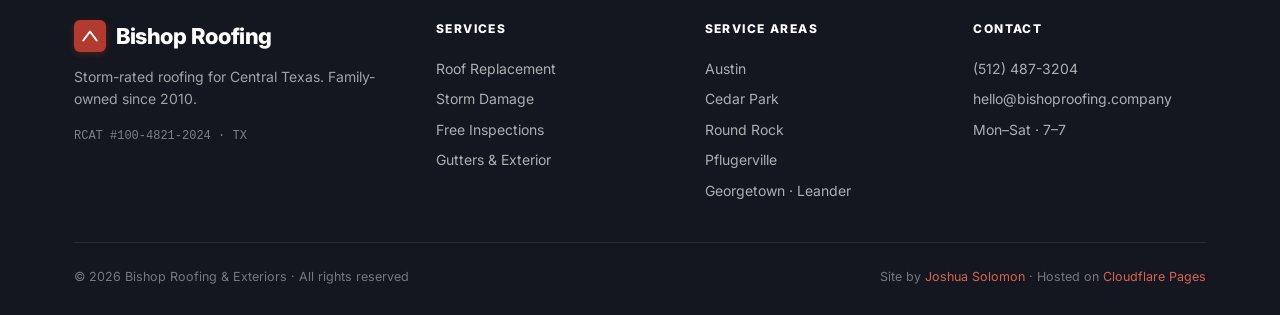
<file: reviews.html>
<!DOCTYPE html>
<html lang="en">
<head>
  <meta charset="UTF-8" />
  <meta name="viewport" content="width=device-width, initial-scale=1.0" />
  <title>Reviews — Bishop Roofing &amp; Exteriors</title>
  <meta name="description" content="312 verified 5-star reviews from Central Texas homeowners. Read what buyers, sellers, and storm survivors say about Bishop Roofing." />
  <link rel="preconnect" href="https://fonts.googleapis.com">
  <link rel="preconnect" href="https://fonts.gstatic.com" crossorigin>
  <link href="https://fonts.googleapis.com/css2?family=Inter:wght@400;500;600;700;800;900&display=swap" rel="stylesheet">
  <link rel="icon" type="image/svg+xml" href="./favicon.svg"><link rel="stylesheet" href="styles.css">
  <!-- GoHighLevel external visitor tracking -->
  <script
    src="https://link.msgsndr.com/js/external-tracking.js"
    data-tracking-id="tk_caf9064755ee4aa1be98bdfba6eb8abe"
    async
  ></script>
</head>
<body>

  <nav class="site-nav">
    <div class="nav-inner">
      <a href="./" class="brand">
        <span class="brand-mark">
          <svg viewBox="0 0 24 24" fill="none"><path d="M3 18 L12 6 L21 18" stroke="white" stroke-width="2.6" stroke-linecap="round" stroke-linejoin="round"/></svg>
        </span>
        <span>Bishop Roofing</span>
      </a>
      <input type="checkbox" id="nav-toggle" class="nav-toggle" hidden><label for="nav-toggle" class="nav-burger" aria-label="Toggle menu"><span></span><span></span><span></span></label><div class="nav-links">
        <a href="./services.html">Services</a>
        <a href="./projects.html">Projects</a>
        <a href="./reviews.html" class="active">Reviews</a>
        <a href="./about.html">About</a>
        <a href="./contact.html">Contact</a>
        <a href="tel:+15124873204" class="nav-phone">
          <span class="nav-phone-label">Call us</span>
          <span class="nav-phone-num">(512) 487-3204</span>
        </a>
        <a href="./contact.html" class="nav-cta">Free Inspection</a>
      </div>
    </div>
  </nav>

  <header class="page-hero">
    <div class="container page-hero-inner">
      <div class="page-crumb"><a href="./">Home</a> &nbsp;/&nbsp; Reviews</div>
      <h1>312 verified reviews. 4.9-star average.</h1>
      <p class="page-hero-sub">Every review below is from a real Central Texas homeowner who hired us in the last twelve months. Full review history available on Google and the Better Business Bureau.</p>
    </div>
  </header>

  <section style="padding-top: 56px;">
    <div class="container">

      <div class="rating-summary">
        <div class="rating-big">
          <div class="rating-big-number">4.9</div>
          <div class="rating-big-stars">&#9733;&#9733;&#9733;&#9733;&#9733;</div>
          <div class="rating-big-count">312 reviews</div>
        </div>
        <div class="rating-breakdown">
          <div class="rating-row">
            <span class="star-label">5&#9733;</span>
            <div class="bar"><div class="bar-fill" style="width: 92%;"></div></div>
            <span class="pct">92%</span>
          </div>
          <div class="rating-row">
            <span class="star-label">4&#9733;</span>
            <div class="bar"><div class="bar-fill" style="width: 6%;"></div></div>
            <span class="pct">6%</span>
          </div>
          <div class="rating-row">
            <span class="star-label">3&#9733;</span>
            <div class="bar"><div class="bar-fill" style="width: 1.5%;"></div></div>
            <span class="pct">1.5%</span>
          </div>
          <div class="rating-row">
            <span class="star-label">2&#9733;</span>
            <div class="bar"><div class="bar-fill" style="width: 0.3%;"></div></div>
            <span class="pct">&lt;1%</span>
          </div>
          <div class="rating-row">
            <span class="star-label">1&#9733;</span>
            <div class="bar"><div class="bar-fill" style="width: 0.2%;"></div></div>
            <span class="pct">&lt;1%</span>
          </div>
        </div>
      </div>

      <div class="review-source-row">
        <span class="src-label">Verified across:</span>
        <div class="review-sources">
          <span class="review-source">
            <span class="src-stars">&#9733;&#9733;&#9733;&#9733;&#9733;</span>
            Google
            <span class="src-count">&middot; 4.9 &middot; 247 reviews</span>
          </span>
          <span class="review-source">
            <span class="src-stars">&#9733;&#9733;&#9733;&#9733;&#9733;</span>
            BBB
            <span class="src-count">&middot; A+ &middot; 48 reviews</span>
          </span>
          <span class="review-source">
            <span class="src-stars">&#9733;&#9733;&#9733;&#9733;&#9733;</span>
            Facebook
            <span class="src-count">&middot; 4.8 &middot; 17 reviews</span>
          </span>
        </div>
      </div>

      <div class="testimonials-grid cols-2">

        <div class="testimonial">
          <div class="testimonial-stars">&#9733;&#9733;&#9733;&#9733;&#9733;</div>
          <p class="testimonial-quote">Hailstorm last May tore up our roof. State Farm tried to pay $4k. Travis re-walked the adjuster, found another $11k of damage. Replaced in 2 days. Could not have done it without him.</p>
          <div class="testimonial-author">
            <div class="author-avatar">MT</div>
            <div class="author-info">
              <div class="author-name">Mike T.</div>
              <div class="author-meta">Cedar Park &middot; May 2026 &middot; Storm restoration</div>
            </div>
          </div>
        </div>

        <div class="testimonial">
          <div class="testimonial-stars">&#9733;&#9733;&#9733;&#9733;&#9733;</div>
          <p class="testimonial-quote">Got quotes from five roofers. Bishop Roofing was the only one who climbed up, took drone photos, and sent a written report the same afternoon. The other four ghosted me. Hired them. No regrets.</p>
          <div class="testimonial-author">
            <div class="author-avatar">LH</div>
            <div class="author-info">
              <div class="author-name">Linda H.</div>
              <div class="author-meta">Round Rock &middot; Apr 2026 &middot; Asphalt replacement</div>
            </div>
          </div>
        </div>

        <div class="testimonial">
          <div class="testimonial-stars">&#9733;&#9733;&#9733;&#9733;&#9733;</div>
          <p class="testimonial-quote">We had a tile roof and everyone said it had to go to shingle. Bishop Roofing figured out how to source matching concrete tiles and saved us the HOA fight. Pros from start to finish.</p>
          <div class="testimonial-author">
            <div class="author-avatar">DS</div>
            <div class="author-info">
              <div class="author-name">Daniel S.</div>
              <div class="author-meta">Pflugerville &middot; Mar 2026 &middot; Tile re-roof</div>
            </div>
          </div>
        </div>

        <div class="testimonial">
          <div class="testimonial-stars">&#9733;&#9733;&#9733;&#9733;&#9733;</div>
          <p class="testimonial-quote">First contractor in my life who showed up when he said he would. Cole even called the night before to confirm. Job done in 2 days, magnetic sweep of the lawn, neighbors barely noticed the work. 100% recommend.</p>
          <div class="testimonial-author">
            <div class="author-avatar">JR</div>
            <div class="author-info">
              <div class="author-name">Jennifer R.</div>
              <div class="author-meta">Austin (Mueller) &middot; Feb 2026 &middot; Storm restoration</div>
            </div>
          </div>
        </div>

        <div class="testimonial">
          <div class="testimonial-stars">&#9733;&#9733;&#9733;&#9733;&#9733;</div>
          <p class="testimonial-quote">Travis caught hail damage on our roof that two other inspectors missed. Insurance paid out the full claim &mdash; $19,400. We didn't pay a cent past our deductible. These guys know the insurance game cold.</p>
          <div class="testimonial-author">
            <div class="author-avatar">RB</div>
            <div class="author-info">
              <div class="author-name">Roberto B.</div>
              <div class="author-meta">Pflugerville &middot; Feb 2026 &middot; Insurance appeal</div>
            </div>
          </div>
        </div>

        <div class="testimonial">
          <div class="testimonial-stars">&#9733;&#9733;&#9733;&#9733;&#9733;</div>
          <p class="testimonial-quote">Needed the roof done before closing on the sale of our house. Bishop Roofing had us scheduled in 9 days, finished in 2. The buyer's inspector wrote "above standard installation" in his report. Saved the deal.</p>
          <div class="testimonial-author">
            <div class="author-avatar">SK</div>
            <div class="author-info">
              <div class="author-name">Sarah K.</div>
              <div class="author-meta">Austin (Crestview) &middot; Feb 2026 &middot; Pre-sale replacement</div>
            </div>
          </div>
        </div>

        <div class="testimonial">
          <div class="testimonial-stars">&#9733;&#9733;&#9733;&#9733;&#9733;</div>
          <p class="testimonial-quote">After Hurricane Beryl I had three trees on my roof and panic-level water damage. Cole was at my house at 6 AM with a tarp crew before I'd even finished my coffee. Full replacement done two weeks later via insurance.</p>
          <div class="testimonial-author">
            <div class="author-avatar">PM</div>
            <div class="author-info">
              <div class="author-name">Patricia M.</div>
              <div class="author-meta">Round Rock (Forest Creek) &middot; Jan 2026 &middot; Storm response</div>
            </div>
          </div>
        </div>

        <div class="testimonial">
          <div class="testimonial-stars">&#9733;&#9733;&#9733;&#9733;&#9733;</div>
          <p class="testimonial-quote">Got a $14k quote from one of the big-name roofers. Bishop Roofing came in at $11,800 for the same exact spec, same warranty, faster install. No corners cut anywhere &mdash; my contractor cousin checked the work.</p>
          <div class="testimonial-author">
            <div class="author-avatar">DH</div>
            <div class="author-info">
              <div class="author-name">David H.</div>
              <div class="author-meta">Leander &middot; Jan 2026 &middot; Asphalt replacement</div>
            </div>
          </div>
        </div>

        <div class="testimonial">
          <div class="testimonial-stars">&#9733;&#9733;&#9733;&#9733;&#9733;</div>
          <p class="testimonial-quote">My elderly mother needed a new roof and was getting hounded by storm-chasers. Travis came out, did a proper inspection, told her honestly she had another 4&ndash;5 years on the existing roof. Walked away from a sale. That's the company I'd hire when she IS ready.</p>
          <div class="testimonial-author">
            <div class="author-avatar">EL</div>
            <div class="author-info">
              <div class="author-name">Emily L.</div>
              <div class="author-meta">Georgetown (Sun City) &middot; Dec 2025 &middot; Inspection</div>
            </div>
          </div>
        </div>

        <div class="testimonial">
          <div class="testimonial-stars">&#9733;&#9733;&#9733;&#9733;&#9733;</div>
          <p class="testimonial-quote">Custom build &mdash; we wanted standing-seam metal in a specific color the manufacturer had discontinued. Bishop Roofing sourced 38 squares from a regional supplier and installed it perfectly. Five days, clean work site, zero issues.</p>
          <div class="testimonial-author">
            <div class="author-avatar">CG</div>
            <div class="author-info">
              <div class="author-name">Carlos G.</div>
              <div class="author-meta">Austin (Tarrytown) &middot; Dec 2025 &middot; Metal roof</div>
            </div>
          </div>
        </div>

        <div class="testimonial">
          <div class="testimonial-stars">&#9733;&#9733;&#9733;&#9733;&#9734;</div>
          <p class="testimonial-quote">Great work, fair price, on time. Knocked off a star because the original quote didn't include rotted decking replacement and that added $1,200 mid-job. Travis showed me the photos and it was legitimate &mdash; just wish that contingency had been in the contract upfront.</p>
          <div class="testimonial-author">
            <div class="author-avatar">RS</div>
            <div class="author-info">
              <div class="author-name">Rachel S.</div>
              <div class="author-meta">Round Rock &middot; Nov 2025 &middot; Asphalt replacement</div>
            </div>
          </div>
        </div>

        <div class="testimonial">
          <div class="testimonial-stars">&#9733;&#9733;&#9733;&#9733;&#9733;</div>
          <p class="testimonial-quote">Found Bishop Roofing through a neighbor. Brothers run the company themselves &mdash; not some sales rep funnel. When I called, Cole answered. When I had a question two weeks after install, Cole answered. That's the whole pitch right there.</p>
          <div class="testimonial-author">
            <div class="author-avatar">MN</div>
            <div class="author-info">
              <div class="author-name">Michael N.</div>
              <div class="author-meta">Cedar Park (Buttercup Creek) &middot; Nov 2025 &middot; Storm restoration</div>
            </div>
          </div>
        </div>

      </div>

      <p style="text-align: center; margin-top: 44px; color: var(--mist); font-size: 14px;">
        Want to see the other 300? <a href="https://www.google.com/search?q=bishop+roofing+austin" target="_blank" rel="noopener" style="font-weight: 700;">Read every review on Google &rarr;</a>
      </p>

    </div>
  </section>

  <!-- ============ CTA ============ -->
  <section class="sec-cream">
    <div class="container" style="text-align: center;">
      <div class="sec-label" style="display: block;">Be the next review</div>
      <h2 class="sec-title" style="margin: 0 auto 16px;">Get on the schedule.</h2>
      <p class="sec-lede" style="margin: 0 auto 32px;">Free inspection in 48 hours. Quote in 24. Most jobs done within two weeks.</p>
      <a href="./contact.html" class="btn btn-primary">Schedule my free inspection &rarr;</a>
    </div>
  </section>

  <footer>
    <div class="container">
      <div class="foot-grid">
        <div>
          <div class="foot-brand">
            <span class="brand-mark">
              <svg viewBox="0 0 24 24" fill="none"><path d="M3 18 L12 6 L21 18" stroke="white" stroke-width="2.6" stroke-linecap="round" stroke-linejoin="round"/></svg>
            </span>
            <span>Bishop Roofing</span>
          </div>
          <p class="foot-tag">Storm-rated roofing for Central Texas. Family-owned since 2010.</p>
          <p class="foot-license">RCAT&nbsp;#100-4821-2024 &middot; TX</p>
        </div>
        <div class="foot-col">
          <h4>Services</h4>
          <a href="./services.html">Roof Replacement</a>
          <a href="./services.html">Storm Damage</a>
          <a href="./services.html">Free Inspections</a>
          <a href="./services.html">Gutters &amp; Exterior</a>
        </div>
        <div class="foot-col">
          <h4>Service Areas</h4>
          <span>Austin</span>
          <span>Cedar Park</span>
          <span>Round Rock</span>
          <span>Pflugerville</span>
          <span>Georgetown &middot; Leander</span>
        </div>
        <div class="foot-col">
          <h4>Contact</h4>
          <a href="tel:+15124873204">(512) 487-3204</a>
          <a href="mailto:hello@bishoproofing.company">hello@bishoproofing.company</a>
          <span>Mon&ndash;Sat &middot; 7&ndash;7</span>
        </div>
      </div>
      <div class="foot-bottom">
        <div>&copy; 2026 Bishop Roofing &amp; Exteriors &middot; All rights reserved</div>
        <div class="foot-credit">
          Site by <a href="https://github.com/jsolomon" target="_blank" rel="noopener">Joshua Solomon</a> &middot;
          Hosted on <a href="https://pages.cloudflare.com/" target="_blank" rel="noopener">Cloudflare Pages</a>
        </div>
      </div>
    </div>
  </footer>

  <script src="./portfolio-badge.js" defer></script>
</body>
</html>
</file>
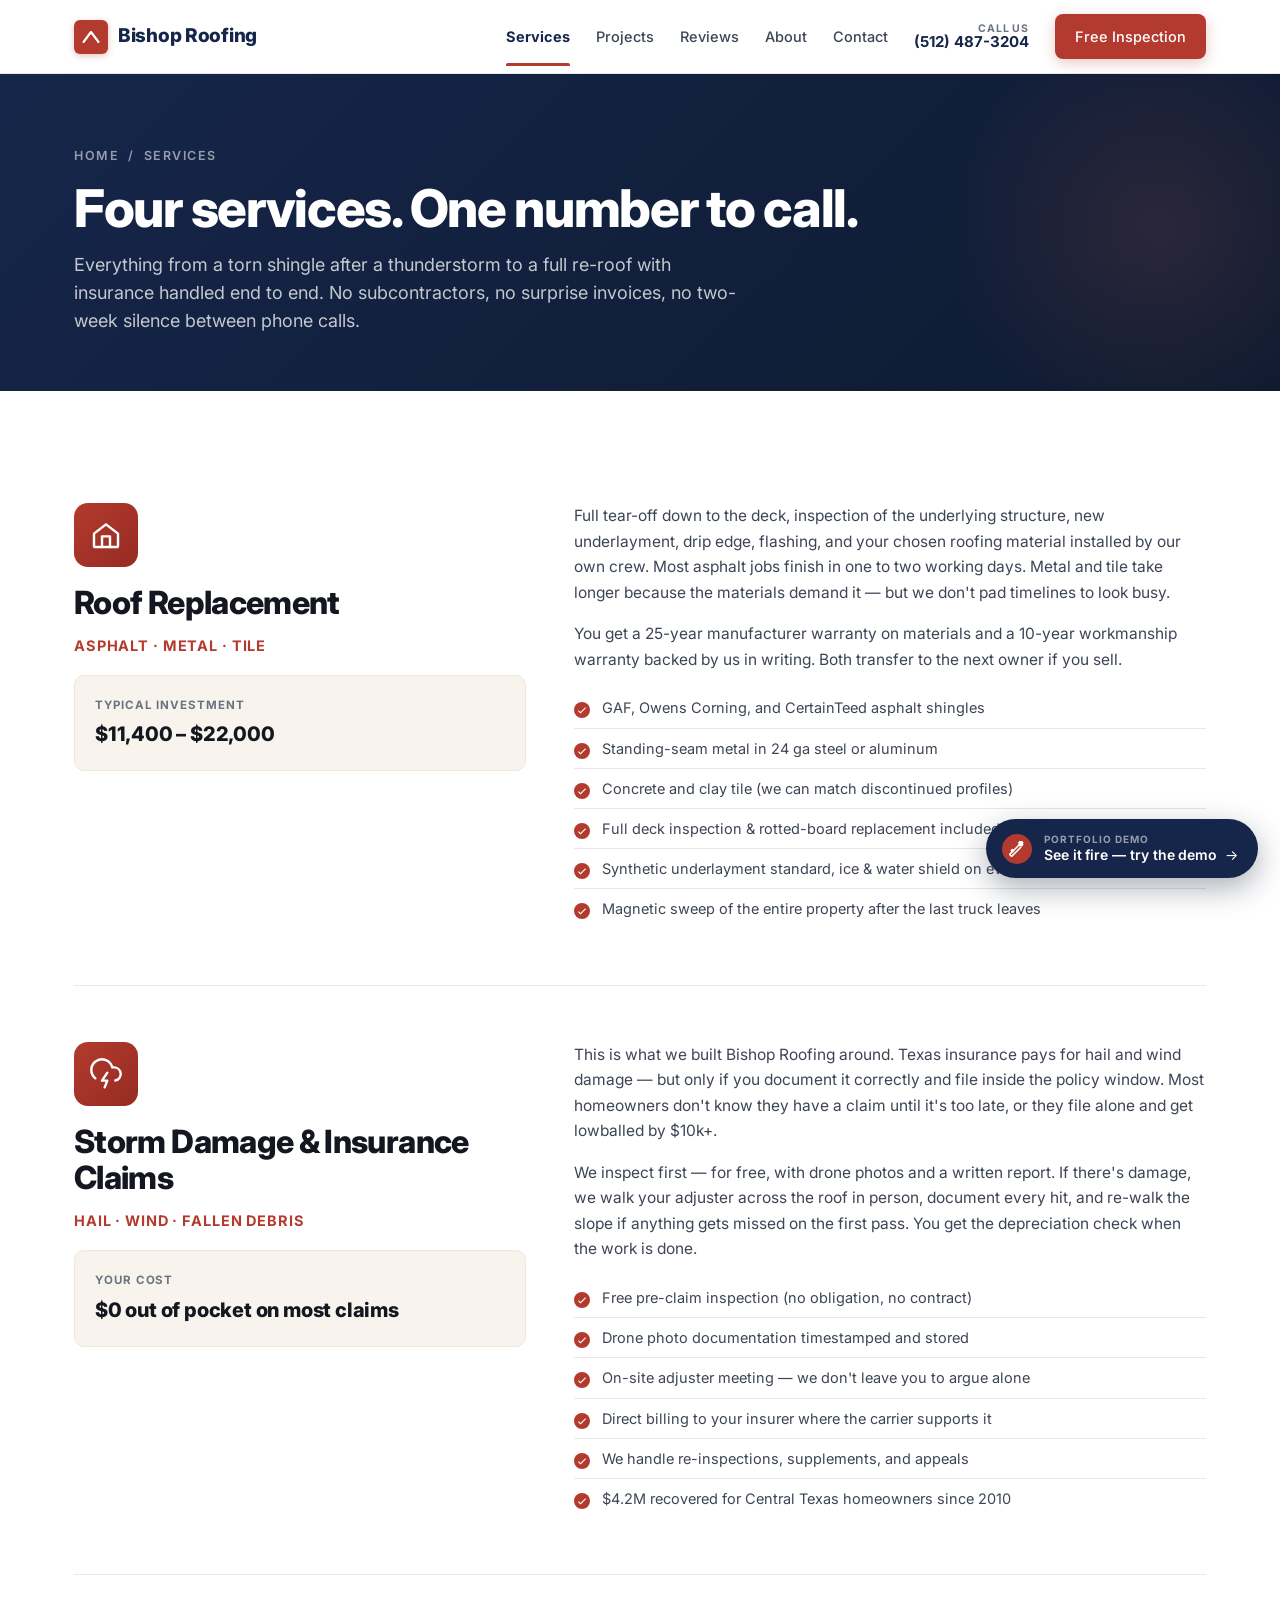
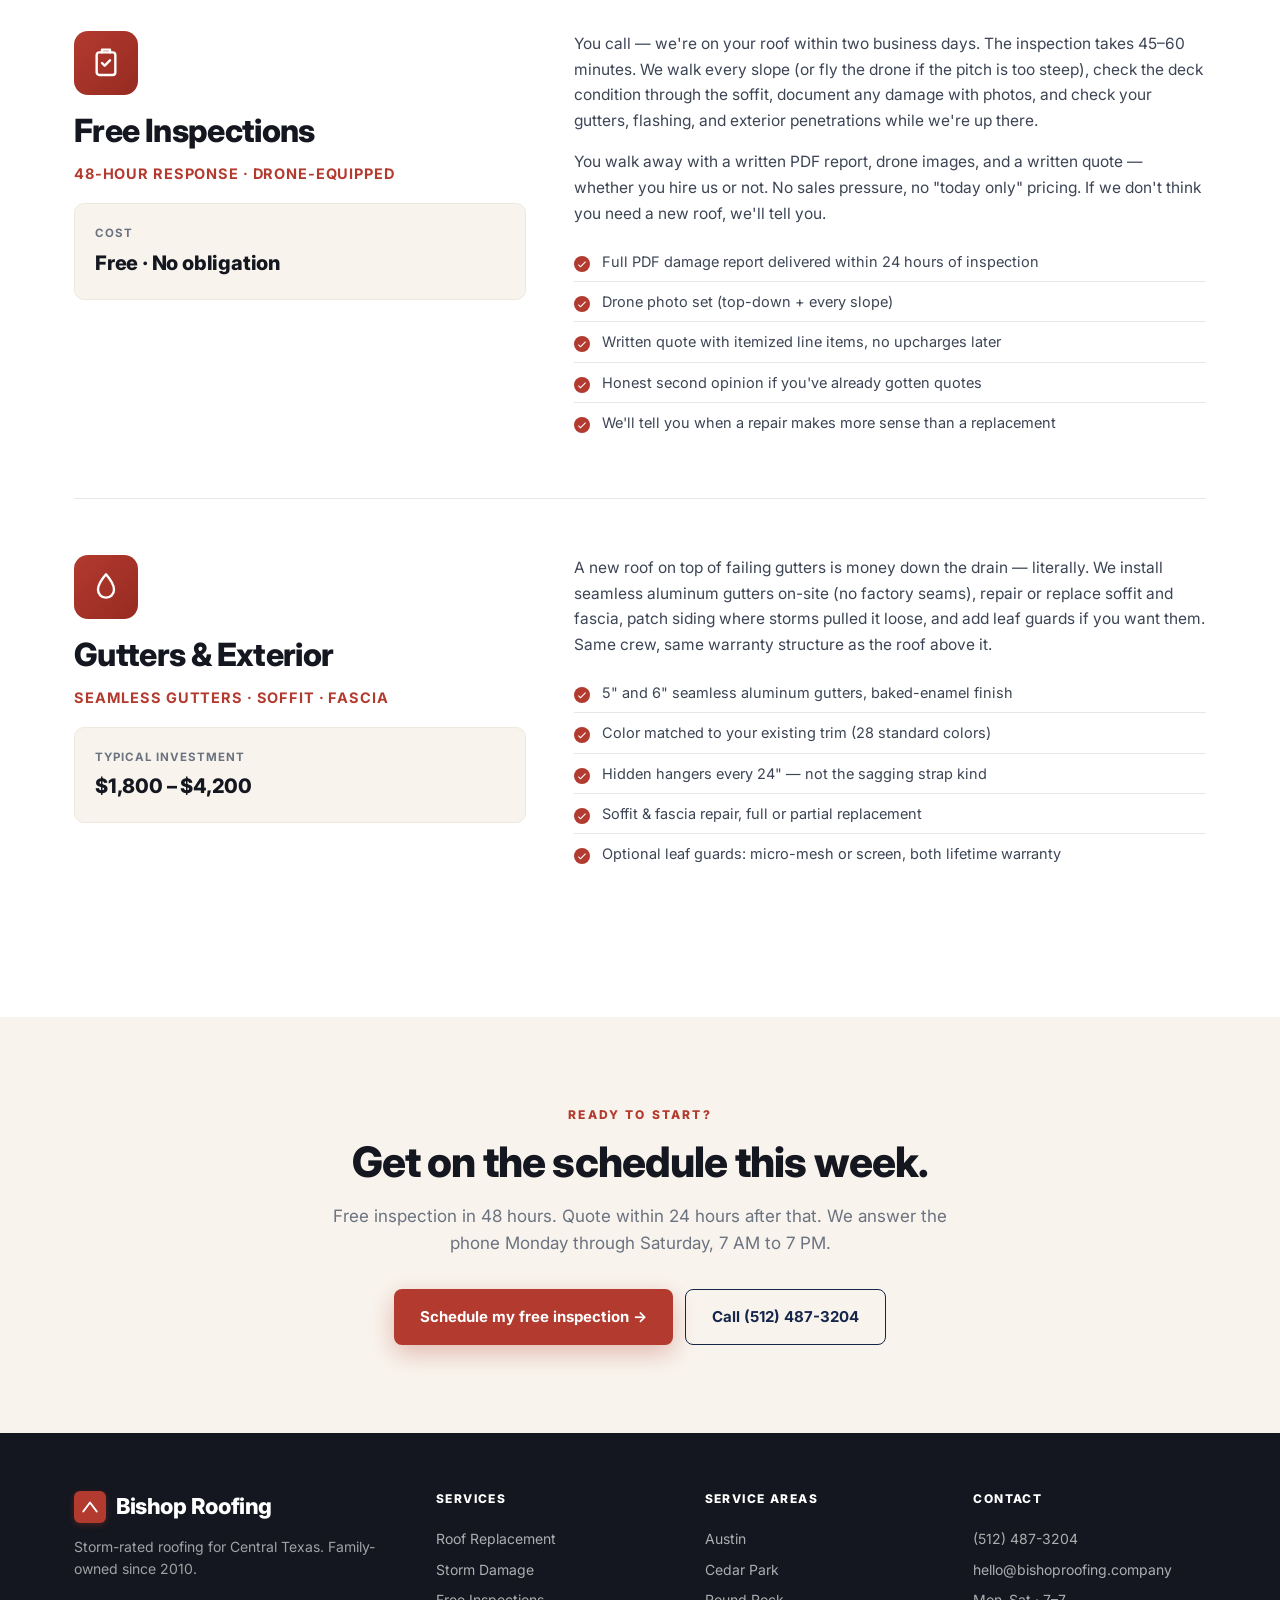
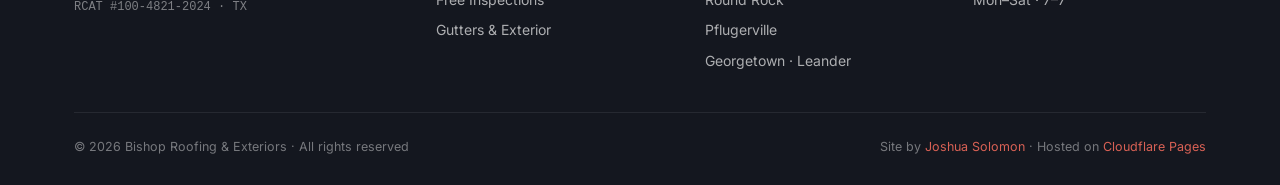
<file: services.html>
<!DOCTYPE html>
<html lang="en">
<head>
  <meta charset="UTF-8" />
  <meta name="viewport" content="width=device-width, initial-scale=1.0" />
  <title>Services — Bishop Roofing &amp; Exteriors</title>
  <meta name="description" content="Roof replacement, storm damage repair, free inspections, and gutters across Central Texas. Asphalt, metal, tile. GAF Master Elite certified." />
  <link rel="preconnect" href="https://fonts.googleapis.com">
  <link rel="preconnect" href="https://fonts.gstatic.com" crossorigin>
  <link href="https://fonts.googleapis.com/css2?family=Inter:wght@400;500;600;700;800;900&display=swap" rel="stylesheet">
  <link rel="icon" type="image/svg+xml" href="./favicon.svg"><link rel="stylesheet" href="styles.css">
  <!-- GoHighLevel external visitor tracking -->
  <script
    src="https://link.msgsndr.com/js/external-tracking.js"
    data-tracking-id="tk_caf9064755ee4aa1be98bdfba6eb8abe"
    async
  ></script>
</head>
<body>

  <nav class="site-nav">
    <div class="nav-inner">
      <a href="./" class="brand">
        <span class="brand-mark">
          <svg viewBox="0 0 24 24" fill="none"><path d="M3 18 L12 6 L21 18" stroke="white" stroke-width="2.6" stroke-linecap="round" stroke-linejoin="round"/></svg>
        </span>
        <span>Bishop Roofing</span>
      </a>
      <input type="checkbox" id="nav-toggle" class="nav-toggle" hidden><label for="nav-toggle" class="nav-burger" aria-label="Toggle menu"><span></span><span></span><span></span></label><div class="nav-links">
        <a href="./services.html" class="active">Services</a>
        <a href="./projects.html">Projects</a>
        <a href="./reviews.html">Reviews</a>
        <a href="./about.html">About</a>
        <a href="./contact.html">Contact</a>
        <a href="tel:+15124873204" class="nav-phone">
          <span class="nav-phone-label">Call us</span>
          <span class="nav-phone-num">(512) 487-3204</span>
        </a>
        <a href="./contact.html" class="nav-cta">Free Inspection</a>
      </div>
    </div>
  </nav>

  <header class="page-hero">
    <div class="container page-hero-inner">
      <div class="page-crumb"><a href="./">Home</a> &nbsp;/&nbsp; Services</div>
      <h1>Four services. One number to call.</h1>
      <p class="page-hero-sub">Everything from a torn shingle after a thunderstorm to a full re-roof with insurance handled end to end. No subcontractors, no surprise invoices, no two-week silence between phone calls.</p>
    </div>
  </header>

  <!-- ============ SERVICE DETAILS ============ -->
  <section style="padding-top: 56px;">
    <div class="container">

      <div class="service-detail">
        <div class="service-detail-grid">
          <div>
            <div class="service-detail-icon"><svg viewBox="0 0 24 24" fill="none" stroke="currentColor" stroke-width="1.8" stroke-linecap="round" stroke-linejoin="round"><path d="M3 11l9-7 9 7v9a1 1 0 0 1-1 1H4a1 1 0 0 1-1-1z"/><path d="M9 21V13h6v8"/></svg></div>
            <h2>Roof Replacement</h2>
            <div class="sub">Asphalt &middot; Metal &middot; Tile</div>
            <div class="pricing-box">
              <div class="pricing-label">Typical Investment</div>
              <div class="pricing-value">$11,400 &ndash; $22,000</div>
            </div>
          </div>
          <div>
            <p>Full tear-off down to the deck, inspection of the underlying structure, new underlayment, drip edge, flashing, and your chosen roofing material installed by our own crew. Most asphalt jobs finish in one to two working days. Metal and tile take longer because the materials demand it &mdash; but we don't pad timelines to look busy.</p>
            <p>You get a 25-year manufacturer warranty on materials and a 10-year workmanship warranty backed by us in writing. Both transfer to the next owner if you sell.</p>
            <ul class="service-feature-list">
              <li>GAF, Owens Corning, and CertainTeed asphalt shingles</li>
              <li>Standing-seam metal in 24 ga steel or aluminum</li>
              <li>Concrete and clay tile (we can match discontinued profiles)</li>
              <li>Full deck inspection &amp; rotted-board replacement included</li>
              <li>Synthetic underlayment standard, ice &amp; water shield on every valley</li>
              <li>Magnetic sweep of the entire property after the last truck leaves</li>
            </ul>
          </div>
        </div>
      </div>

      <div class="service-detail">
        <div class="service-detail-grid">
          <div>
            <div class="service-detail-icon"><svg viewBox="0 0 24 24" fill="none" stroke="currentColor" stroke-width="1.8" stroke-linecap="round" stroke-linejoin="round"><path d="M19 16.9A5 5 0 0 0 18 7h-1.26A8 8 0 1 0 4 15.25"/><polyline points="13 11 9 17 13 17 11 22"/></svg></div>
            <h2>Storm Damage &amp; Insurance Claims</h2>
            <div class="sub">Hail &middot; Wind &middot; Fallen Debris</div>
            <div class="pricing-box">
              <div class="pricing-label">Your Cost</div>
              <div class="pricing-value">$0 out of pocket on most claims</div>
            </div>
          </div>
          <div>
            <p>This is what we built Bishop Roofing around. Texas insurance pays for hail and wind damage &mdash; but only if you document it correctly and file inside the policy window. Most homeowners don't know they have a claim until it's too late, or they file alone and get lowballed by $10k+.</p>
            <p>We inspect first &mdash; for free, with drone photos and a written report. If there's damage, we walk your adjuster across the roof in person, document every hit, and re-walk the slope if anything gets missed on the first pass. You get the depreciation check when the work is done.</p>
            <ul class="service-feature-list">
              <li>Free pre-claim inspection (no obligation, no contract)</li>
              <li>Drone photo documentation timestamped and stored</li>
              <li>On-site adjuster meeting &mdash; we don't leave you to argue alone</li>
              <li>Direct billing to your insurer where the carrier supports it</li>
              <li>We handle re-inspections, supplements, and appeals</li>
              <li>$4.2M recovered for Central Texas homeowners since 2010</li>
            </ul>
          </div>
        </div>
      </div>

      <div class="service-detail">
        <div class="service-detail-grid">
          <div>
            <div class="service-detail-icon"><svg viewBox="0 0 24 24" fill="none" stroke="currentColor" stroke-width="1.8" stroke-linecap="round" stroke-linejoin="round"><rect x="5" y="4" width="14" height="17" rx="2"/><path d="M9 4V2h6v2"/><path d="m9 12 2 2 4-4"/></svg></div>
            <h2>Free Inspections</h2>
            <div class="sub">48-Hour Response &middot; Drone-Equipped</div>
            <div class="pricing-box">
              <div class="pricing-label">Cost</div>
              <div class="pricing-value">Free &middot; No obligation</div>
            </div>
          </div>
          <div>
            <p>You call &mdash; we're on your roof within two business days. The inspection takes 45&ndash;60 minutes. We walk every slope (or fly the drone if the pitch is too steep), check the deck condition through the soffit, document any damage with photos, and check your gutters, flashing, and exterior penetrations while we're up there.</p>
            <p>You walk away with a written PDF report, drone images, and a written quote &mdash; whether you hire us or not. No sales pressure, no "today only" pricing. If we don't think you need a new roof, we'll tell you.</p>
            <ul class="service-feature-list">
              <li>Full PDF damage report delivered within 24 hours of inspection</li>
              <li>Drone photo set (top-down + every slope)</li>
              <li>Written quote with itemized line items, no upcharges later</li>
              <li>Honest second opinion if you've already gotten quotes</li>
              <li>We'll tell you when a repair makes more sense than a replacement</li>
            </ul>
          </div>
        </div>
      </div>

      <div class="service-detail">
        <div class="service-detail-grid">
          <div>
            <div class="service-detail-icon"><svg viewBox="0 0 24 24" fill="none" stroke="currentColor" stroke-width="1.8" stroke-linecap="round" stroke-linejoin="round"><path d="M12 2.5s-6 7-6 11.5a6 6 0 0 0 12 0c0-4.5-6-11.5-6-11.5z"/></svg></div>
            <h2>Gutters &amp; Exterior</h2>
            <div class="sub">Seamless Gutters &middot; Soffit &middot; Fascia</div>
            <div class="pricing-box">
              <div class="pricing-label">Typical Investment</div>
              <div class="pricing-value">$1,800 &ndash; $4,200</div>
            </div>
          </div>
          <div>
            <p>A new roof on top of failing gutters is money down the drain &mdash; literally. We install seamless aluminum gutters on-site (no factory seams), repair or replace soffit and fascia, patch siding where storms pulled it loose, and add leaf guards if you want them. Same crew, same warranty structure as the roof above it.</p>
            <ul class="service-feature-list">
              <li>5" and 6" seamless aluminum gutters, baked-enamel finish</li>
              <li>Color matched to your existing trim (28 standard colors)</li>
              <li>Hidden hangers every 24" &mdash; not the sagging strap kind</li>
              <li>Soffit &amp; fascia repair, full or partial replacement</li>
              <li>Optional leaf guards: micro-mesh or screen, both lifetime warranty</li>
            </ul>
          </div>
        </div>
      </div>

    </div>
  </section>

  <!-- ============ FINAL CTA ============ -->
  <section class="sec-cream">
    <div class="container" style="text-align: center;">
      <div class="sec-label" style="display: block;">Ready to start?</div>
      <h2 class="sec-title" style="margin: 0 auto 16px;">Get on the schedule this week.</h2>
      <p class="sec-lede" style="margin: 0 auto 32px;">Free inspection in 48 hours. Quote within 24 hours after that. We answer the phone Monday through Saturday, 7 AM to 7 PM.</p>
      <div style="display: flex; gap: 12px; justify-content: center; flex-wrap: wrap;">
        <a href="./contact.html" class="btn btn-primary">Schedule my free inspection &rarr;</a>
        <a href="tel:+15124873204" class="btn btn-outline">Call (512) 487-3204</a>
      </div>
    </div>
  </section>

  <footer>
    <div class="container">
      <div class="foot-grid">
        <div>
          <div class="foot-brand">
            <span class="brand-mark">
              <svg viewBox="0 0 24 24" fill="none"><path d="M3 18 L12 6 L21 18" stroke="white" stroke-width="2.6" stroke-linecap="round" stroke-linejoin="round"/></svg>
            </span>
            <span>Bishop Roofing</span>
          </div>
          <p class="foot-tag">Storm-rated roofing for Central Texas. Family-owned since 2010.</p>
          <p class="foot-license">RCAT&nbsp;#100-4821-2024 &middot; TX</p>
        </div>
        <div class="foot-col">
          <h4>Services</h4>
          <a href="./services.html">Roof Replacement</a>
          <a href="./services.html">Storm Damage</a>
          <a href="./services.html">Free Inspections</a>
          <a href="./services.html">Gutters &amp; Exterior</a>
        </div>
        <div class="foot-col">
          <h4>Service Areas</h4>
          <span>Austin</span>
          <span>Cedar Park</span>
          <span>Round Rock</span>
          <span>Pflugerville</span>
          <span>Georgetown &middot; Leander</span>
        </div>
        <div class="foot-col">
          <h4>Contact</h4>
          <a href="tel:+15124873204">(512) 487-3204</a>
          <a href="mailto:hello@bishoproofing.company">hello@bishoproofing.company</a>
          <span>Mon&ndash;Sat &middot; 7&ndash;7</span>
        </div>
      </div>
      <div class="foot-bottom">
        <div>&copy; 2026 Bishop Roofing &amp; Exteriors &middot; All rights reserved</div>
        <div class="foot-credit">
          Site by <a href="https://github.com/jsolomon" target="_blank" rel="noopener">Joshua Solomon</a> &middot;
          Hosted on <a href="https://pages.cloudflare.com/" target="_blank" rel="noopener">Cloudflare Pages</a>
        </div>
      </div>
    </div>
  </footer>

  <script src="./portfolio-badge.js" defer></script>
</body>
</html>
</file>
<file: styles.css>
/* ==========================================================
   BISHOP ROOFING & EXTERIORS — shared stylesheet
   Used by all pages (index, services, projects, reviews, about, contact)
   ========================================================== */

:root {
  --navy: #16264A;
  --navy-dark: #0D1A30;
  --navy-deep: #091324;
  --brick: #B33A2E;
  --brick-dark: #962B22;
  --brick-light: #D96155;
  --cream: #F8F4ED;
  --cream-dark: #EFE9DC;
  --ink: #14171F;
  --body: #3D4555;
  --mist: #6B7280;
  --line: #E5E7EB;
  --radius: 10px;
  --shadow-sm: 0 1px 3px rgba(13,26,48,.08);
  --shadow: 0 8px 32px rgba(13,26,48,.10);
  --shadow-lg: 0 20px 60px rgba(13,26,48,.18);
}

* { box-sizing: border-box; margin: 0; padding: 0; }
html { scroll-behavior: smooth; }
body {
  font-family: 'Inter', -apple-system, BlinkMacSystemFont, 'Segoe UI', sans-serif;
  color: var(--body);
  background: #ffffff;
  line-height: 1.6;
  -webkit-font-smoothing: antialiased;
  -moz-osx-font-smoothing: grayscale;
}
img { max-width: 100%; display: block; }
a { color: var(--brick); text-decoration: none; transition: color .15s; }
a:hover { color: var(--brick-dark); }

.container { max-width: 1180px; margin: 0 auto; padding: 0 24px; }

/* ---------- NAV ---------- */
nav.site-nav {
  position: sticky; top: 0; z-index: 100;
  background: rgba(255,255,255,.95);
  backdrop-filter: blur(14px);
  -webkit-backdrop-filter: blur(14px);
  border-bottom: 1px solid var(--line);
}
.nav-inner {
  display: flex; align-items: center; justify-content: space-between;
  padding: 14px 24px;
  max-width: 1180px; margin: 0 auto;
  gap: 24px;
}
.brand {
  display: flex; align-items: center; gap: 10px;
  font-weight: 800; font-size: 19px;
  color: var(--navy); letter-spacing: -0.015em;
}
.brand-mark {
  width: 34px; height: 34px;
  background: var(--brick);
  border-radius: 6px;
  display: flex; align-items: center; justify-content: center;
  color: #fff;
  box-shadow: 0 2px 6px rgba(179,58,46,.3);
}
.brand-mark svg { width: 20px; height: 20px; }
.nav-links { display: flex; gap: 26px; align-items: center; }
.nav-links a {
  color: var(--body); font-size: 14.5px; font-weight: 500;
  transition: color .15s;
  position: relative;
}
.nav-links a:hover { color: var(--navy); }
.nav-links a.active { color: var(--navy); font-weight: 700; }
.nav-links a.active::after {
  content: '';
  position: absolute;
  bottom: -18px; left: 0; right: 0;
  height: 3px;
  background: var(--brick);
  border-radius: 2px 2px 0 0;
}
.nav-phone {
  display: flex; flex-direction: column;
  align-items: flex-end; gap: 0;
  color: var(--ink) !important;
  line-height: 1.1;
}
.nav-phone-label {
  font-size: 10.5px; font-weight: 700;
  color: var(--mist); text-transform: uppercase;
  letter-spacing: 0.08em;
}
.nav-phone-num {
  font-size: 15px; font-weight: 700;
  color: var(--navy);
}
.nav-cta {
  background: var(--brick); color: #fff !important;
  padding: 11px 20px; border-radius: 8px;
  font-weight: 700; font-size: 14.5px;
  box-shadow: 0 4px 14px rgba(179,58,46,.28);
  transition: transform .15s, box-shadow .15s, background .15s;
  white-space: nowrap;
}
.nav-cta:hover {
  background: var(--brick-dark);
  transform: translateY(-1px);
  box-shadow: 0 6px 18px rgba(179,58,46,.35);
}
.nav-cta::after { display: none !important; }
@media (max-width: 980px) {
  .nav-links a:not(.nav-cta) { display: none; }
  .nav-phone { display: none; }
}

/* ---------- BUTTONS ---------- */
.btn {
  display: inline-flex; align-items: center; gap: 10px;
  padding: 15px 26px;
  border-radius: 8px;
  font-weight: 700; font-size: 15px;
  font-family: inherit;
  cursor: pointer; border: none;
  transition: all .15s;
  white-space: nowrap;
  text-decoration: none;
}
.btn-primary {
  background: var(--brick); color: #fff;
  box-shadow: 0 8px 24px rgba(179,58,46,.32);
}
.btn-primary:hover { background: var(--brick-dark); color: #fff; transform: translateY(-2px); }
.btn-ghost {
  background: rgba(255,255,255,.08);
  color: #fff;
  border: 1px solid rgba(255,255,255,.22);
  backdrop-filter: blur(8px);
}
.btn-ghost:hover { background: rgba(255,255,255,.16); color: #fff; }
.btn-dark {
  background: var(--navy); color: #fff;
  box-shadow: 0 4px 14px rgba(13,26,48,.2);
}
.btn-dark:hover { background: var(--navy-dark); color: #fff; transform: translateY(-2px); }
.btn-outline {
  background: transparent; color: var(--navy);
  border: 1.5px solid var(--navy);
}
.btn-outline:hover { background: var(--navy); color: #fff; }
.btn-block { width: 100%; justify-content: center; }
.btn-sm { padding: 10px 18px; font-size: 14px; }

/* ---------- HOME HERO ---------- */
.hero {
  position: relative;
  min-height: 680px;
  display: flex; align-items: center;
  color: #fff;
  overflow: hidden;
  background:
    linear-gradient(135deg, rgba(9,19,36,.92) 0%, rgba(22,38,74,.82) 60%, rgba(13,26,48,.88) 100%),
    url('./images/photo-1564013799919-ab600027ffc6.jpg?w=1800&h=1200&fit=crop&q=80&auto=format') center/cover no-repeat;
}
.hero-inner { width: 100%; padding: 100px 0 90px; position: relative; }
.hero-eyebrow {
  display: inline-flex; align-items: center; gap: 10px;
  padding: 7px 14px;
  background: rgba(255,255,255,.08);
  border: 1px solid rgba(255,255,255,.18);
  border-radius: 999px;
  font-size: 12.5px; font-weight: 600;
  color: rgba(255,255,255,.92);
  letter-spacing: 0.04em;
  margin-bottom: 24px;
}
.hero-eyebrow .pulse {
  width: 8px; height: 8px;
  background: #4ade80; border-radius: 50%;
  box-shadow: 0 0 0 3px rgba(74,222,128,.25);
  animation: pulse 2s ease-in-out infinite;
}
@keyframes pulse {
  0%, 100% { box-shadow: 0 0 0 3px rgba(74,222,128,.25); }
  50% { box-shadow: 0 0 0 6px rgba(74,222,128,.12); }
}
.hero h1 {
  font-size: clamp(38px, 5.8vw, 64px);
  font-weight: 800;
  line-height: 1.04;
  letter-spacing: -0.025em;
  margin-bottom: 22px;
  max-width: 880px;
}
.hero h1 .accent {
  color: var(--brick-light);
  font-style: normal;
}
.hero-sub {
  font-size: clamp(17px, 1.7vw, 19px);
  color: rgba(255,255,255,.86);
  max-width: 660px;
  margin-bottom: 36px;
  line-height: 1.55;
}
.hero-ctas { display: flex; gap: 14px; flex-wrap: wrap; align-items: center; }
.hero-trust {
  margin-top: 44px;
  padding-top: 28px;
  border-top: 1px solid rgba(255,255,255,.12);
  display: flex; gap: 36px; flex-wrap: wrap;
  font-size: 13px;
  color: rgba(255,255,255,.7);
}
.hero-trust strong { color: #fff; font-weight: 700; }

/* ---------- SUBPAGE HERO ---------- */
.page-hero {
  background: linear-gradient(135deg, var(--navy) 0%, var(--navy-dark) 100%);
  color: #fff;
  padding: 72px 0 56px;
  position: relative;
  overflow: hidden;
}
.page-hero::before {
  content: '';
  position: absolute;
  top: -30%; right: -10%;
  width: 500px; height: 500px;
  background: radial-gradient(circle, rgba(217,97,85,.14) 0%, transparent 60%);
  pointer-events: none;
}
.page-hero-inner { position: relative; }
.page-crumb {
  font-size: 12.5px;
  font-weight: 600;
  color: rgba(255,255,255,.55);
  text-transform: uppercase;
  letter-spacing: 0.12em;
  margin-bottom: 14px;
}
.page-crumb a { color: rgba(255,255,255,.55); }
.page-crumb a:hover { color: #fff; }
.page-hero h1 {
  font-size: clamp(32px, 4.6vw, 52px);
  font-weight: 800;
  letter-spacing: -0.025em;
  line-height: 1.1;
  margin-bottom: 14px;
  max-width: 820px;
}
.page-hero-sub {
  font-size: clamp(16px, 1.6vw, 18px);
  color: rgba(255,255,255,.75);
  max-width: 680px;
  line-height: 1.55;
}

/* ---------- STATS BAND ---------- */
.stats-band {
  background: var(--navy);
  color: #fff;
  padding: 38px 0;
  border-top: 4px solid var(--brick);
}
.stats-grid {
  display: grid;
  grid-template-columns: repeat(4, 1fr);
  gap: 24px;
  text-align: center;
}
@media (max-width: 720px) { .stats-grid { grid-template-columns: repeat(2, 1fr); gap: 28px 16px; } }
.stat-value {
  font-size: clamp(28px, 4vw, 38px);
  font-weight: 800;
  color: #fff;
  letter-spacing: -0.02em;
  line-height: 1.1;
  margin-bottom: 6px;
}
.stat-value .accent { color: var(--brick-light); }
.stat-label {
  font-size: 12px; font-weight: 600;
  color: rgba(255,255,255,.6);
  text-transform: uppercase;
  letter-spacing: 0.1em;
}

/* ---------- SECTIONS ---------- */
section { padding: 88px 0; }
.sec-cream { background: var(--cream); }
.sec-label {
  display: inline-block;
  font-size: 12px; font-weight: 800;
  letter-spacing: 0.18em;
  text-transform: uppercase;
  color: var(--brick);
  margin-bottom: 14px;
}
.sec-title {
  font-size: clamp(28px, 4vw, 42px);
  font-weight: 800;
  color: var(--ink);
  letter-spacing: -0.02em;
  line-height: 1.15;
  margin-bottom: 16px;
  max-width: 740px;
}
.sec-lede {
  font-size: 17px;
  color: var(--mist);
  max-width: 640px;
  margin-bottom: 52px;
  line-height: 1.6;
}
.sec-head-flex {
  display: flex; justify-content: space-between; align-items: flex-end;
  flex-wrap: wrap; gap: 20px;
  margin-bottom: 44px;
}
.sec-head-flex .sec-title, .sec-head-flex .sec-lede { margin-bottom: 0; }
.see-all-link {
  font-size: 14px; font-weight: 700;
  color: var(--brick);
  display: inline-flex; align-items: center; gap: 6px;
  white-space: nowrap;
}
.see-all-link:hover { color: var(--brick-dark); }

/* ---------- SERVICES GRID ---------- */
.services-grid {
  display: grid;
  grid-template-columns: repeat(4, 1fr);
  gap: 20px;
}
@media (max-width: 880px) { .services-grid { grid-template-columns: repeat(2, 1fr); } }
@media (max-width: 480px) { .services-grid { grid-template-columns: 1fr; } }
.service {
  background: #fff;
  border: 1px solid var(--line);
  border-radius: var(--radius);
  padding: 28px 24px 30px;
  transition: transform .2s, box-shadow .2s, border-color .2s;
}
.service:hover {
  transform: translateY(-4px);
  box-shadow: var(--shadow);
  border-color: var(--brick-light);
}
.service-icon {
  width: 48px; height: 48px;
  border-radius: 10px;
  background: linear-gradient(135deg, var(--navy) 0%, var(--navy-dark) 100%);
  color: #fff;
  display: flex; align-items: center; justify-content: center;
  font-size: 22px;
  margin-bottom: 18px;
}
.service h3 {
  font-size: 17px; font-weight: 700;
  color: var(--ink);
  letter-spacing: -0.01em;
  margin-bottom: 8px;
}
.service p {
  font-size: 14px;
  color: var(--body);
  line-height: 1.55;
}
.service-meta {
  margin-top: 14px;
  padding-top: 14px;
  border-top: 1px solid var(--line);
  font-size: 12px; font-weight: 700;
  color: var(--brick);
  text-transform: uppercase;
  letter-spacing: 0.06em;
}

/* ---------- SERVICE DETAIL (subpage) ---------- */
.service-detail {
  padding: 56px 0;
  border-bottom: 1px solid var(--line);
}
.service-detail:last-child { border-bottom: none; }
.service-detail-grid {
  display: grid;
  grid-template-columns: 1fr 1.4fr;
  gap: 48px;
  align-items: start;
}
@media (max-width: 880px) { .service-detail-grid { grid-template-columns: 1fr; gap: 28px; } }
.service-detail-icon {
  width: 64px; height: 64px;
  border-radius: 14px;
  background: linear-gradient(135deg, var(--brick) 0%, var(--brick-dark) 100%);
  color: #fff;
  display: flex; align-items: center; justify-content: center;
  font-size: 28px;
  margin-bottom: 18px;
}
.service-detail h2 {
  font-size: clamp(24px, 3.2vw, 32px);
  font-weight: 800;
  color: var(--ink);
  letter-spacing: -0.02em;
  line-height: 1.15;
  margin-bottom: 12px;
}
.service-detail .sub {
  font-size: 14.5px;
  color: var(--brick);
  font-weight: 700;
  text-transform: uppercase;
  letter-spacing: 0.06em;
  margin-bottom: 18px;
}
.service-detail p {
  font-size: 15.5px;
  color: var(--body);
  line-height: 1.65;
  margin-bottom: 16px;
}
.service-feature-list {
  list-style: none;
  margin-top: 16px;
}
.service-feature-list li {
  position: relative;
  padding: 8px 0 8px 28px;
  font-size: 14.5px;
  color: var(--body);
  border-bottom: 1px solid var(--line);
}
.service-feature-list li:last-child { border-bottom: none; }
.service-feature-list li::before {
  content: '';
  position: absolute;
  left: 0; top: 14px;
  width: 16px; height: 16px;
  background: var(--brick);
  border-radius: 50%;
  background-image: url("data:image/svg+xml;utf8,<svg xmlns='http://www.w3.org/2000/svg' viewBox='0 0 24 24' fill='white'><path d='M9 16.2l-3.5-3.5L4 14.2l5 5 11-11-1.5-1.5z'/></svg>");
  background-size: 12px;
  background-position: center;
  background-repeat: no-repeat;
}
.pricing-box {
  background: var(--cream);
  border: 1px solid var(--cream-dark);
  border-radius: var(--radius);
  padding: 20px;
  margin-top: 18px;
}
.pricing-box .pricing-label {
  font-size: 11.5px;
  color: var(--mist);
  font-weight: 700;
  text-transform: uppercase;
  letter-spacing: 0.08em;
  margin-bottom: 4px;
}
.pricing-box .pricing-value {
  font-size: 20px;
  font-weight: 800;
  color: var(--ink);
  letter-spacing: -0.01em;
}

/* ---------- PROCESS ---------- */
.process-grid {
  display: grid;
  grid-template-columns: repeat(4, 1fr);
  gap: 24px;
}
@media (max-width: 880px) { .process-grid { grid-template-columns: repeat(2, 1fr); } }
@media (max-width: 480px) { .process-grid { grid-template-columns: 1fr; } }
.step { position: relative; padding-top: 20px; }
.step-num {
  display: inline-block;
  font-size: 13px; font-weight: 800;
  color: var(--brick);
  letter-spacing: 0.18em;
  text-transform: uppercase;
  margin-bottom: 10px;
}
.step-num::before {
  content: '';
  display: inline-block;
  width: 30px; height: 3px;
  background: var(--brick);
  margin-right: 10px;
  vertical-align: middle;
}
.step h3 {
  font-size: 18px; font-weight: 700;
  color: var(--ink);
  letter-spacing: -0.01em;
  margin-bottom: 8px;
}
.step p { font-size: 14.5px; color: var(--body); line-height: 1.6; }

/* ---------- INSURANCE SECTION (dark) ---------- */
.insurance-section {
  background: linear-gradient(135deg, var(--navy-deep) 0%, var(--navy) 100%);
  color: #fff;
  padding: 88px 0;
  position: relative;
  overflow: hidden;
}
.insurance-section::before {
  content: '';
  position: absolute;
  top: -20%; right: -10%;
  width: 500px; height: 500px;
  background: radial-gradient(circle, rgba(179,58,46,.18) 0%, transparent 60%);
  pointer-events: none;
}
.insurance-grid {
  display: grid;
  grid-template-columns: 1.1fr 1fr;
  gap: 56px;
  align-items: center;
  position: relative;
}
@media (max-width: 880px) { .insurance-grid { grid-template-columns: 1fr; gap: 36px; } }
.insurance-tag {
  display: inline-flex; align-items: center; gap: 10px;
  padding: 5px 13px;
  background: rgba(217,97,85,.18);
  border: 1px solid rgba(217,97,85,.4);
  border-radius: 999px;
  font-size: 12px; font-weight: 700;
  color: var(--brick-light);
  letter-spacing: 0.08em;
  margin-bottom: 18px;
  text-transform: uppercase;
}
.insurance-section h2 {
  font-size: clamp(28px, 4vw, 40px);
  font-weight: 800;
  color: #fff;
  letter-spacing: -0.02em;
  line-height: 1.15;
  margin-bottom: 18px;
}
.insurance-section p {
  font-size: 16.5px;
  color: rgba(255,255,255,.78);
  line-height: 1.65;
  margin-bottom: 20px;
}
.insurance-stat {
  font-size: 14px;
  color: rgba(255,255,255,.85);
  padding: 14px 18px;
  background: rgba(255,255,255,.05);
  border-left: 3px solid var(--brick);
  border-radius: 4px;
  margin-bottom: 28px;
}
.insurance-stat strong { color: #fff; font-weight: 700; }

/* ---------- PROJECTS GRID ---------- */
.projects-grid {
  display: grid;
  grid-template-columns: repeat(4, 1fr);
  gap: 18px;
}
@media (max-width: 1000px) { .projects-grid { grid-template-columns: repeat(3, 1fr); } }
@media (max-width: 720px) { .projects-grid { grid-template-columns: repeat(2, 1fr); } }
@media (max-width: 480px) { .projects-grid { grid-template-columns: 1fr; } }
.projects-grid.cols-3 { grid-template-columns: repeat(3, 1fr); }
@media (max-width: 880px) { .projects-grid.cols-3 { grid-template-columns: repeat(2, 1fr); } }
@media (max-width: 480px) { .projects-grid.cols-3 { grid-template-columns: 1fr; } }
.project {
  background: #fff;
  border: 1px solid var(--line);
  border-radius: var(--radius);
  overflow: hidden;
  transition: transform .2s, box-shadow .2s;
}
.project:hover { transform: translateY(-4px); box-shadow: var(--shadow); }
.project-photo {
  aspect-ratio: 4/3;
  background-size: cover;
  background-position: center;
  position: relative;
}
.project-photo::after {
  content: 'COMPLETED';
  position: absolute;
  top: 10px; left: 10px;
  background: var(--brick);
  color: #fff;
  font-size: 10px;
  font-weight: 800;
  letter-spacing: 0.12em;
  padding: 4px 9px;
  border-radius: 4px;
}
.project-body { padding: 16px 18px 20px; }
.project-loc {
  font-size: 14.5px; font-weight: 800;
  color: var(--ink);
  letter-spacing: -0.005em;
}
.project-type {
  font-size: 12.5px;
  color: var(--brick);
  font-weight: 700;
  text-transform: uppercase;
  letter-spacing: 0.06em;
  margin: 2px 0 8px;
}
.project-desc {
  font-size: 13.5px;
  color: var(--body);
  line-height: 1.5;
}
.project-meta {
  margin-top: 12px;
  padding-top: 12px;
  border-top: 1px solid var(--line);
  display: flex; gap: 14px;
  font-size: 11.5px;
  color: var(--mist);
  font-weight: 600;
  letter-spacing: 0.04em;
  text-transform: uppercase;
}

/* ---------- FILTER BAR ---------- */
.filter-bar {
  display: flex; gap: 8px; flex-wrap: wrap;
  margin-bottom: 32px;
  padding: 12px;
  background: var(--cream);
  border-radius: var(--radius);
}
.filter-bar-label {
  font-size: 11.5px; font-weight: 700;
  color: var(--mist);
  text-transform: uppercase;
  letter-spacing: 0.08em;
  padding: 8px 12px;
}
.filter-chip {
  padding: 8px 14px;
  background: #fff;
  border: 1px solid var(--line);
  border-radius: 999px;
  font-size: 13px; font-weight: 600;
  color: var(--body);
  cursor: pointer;
  transition: all .15s;
}
.filter-chip:hover { border-color: var(--navy); color: var(--navy); }
.filter-chip.active {
  background: var(--navy);
  color: #fff;
  border-color: var(--navy);
}

/* ---------- WHY US ---------- */
.why-grid {
  display: grid;
  grid-template-columns: repeat(4, 1fr);
  gap: 18px;
}
@media (max-width: 880px) { .why-grid { grid-template-columns: repeat(2, 1fr); } }
@media (max-width: 480px) { .why-grid { grid-template-columns: 1fr; } }
.why { text-align: center; padding: 28px 18px; }
.why-icon {
  width: 56px; height: 56px;
  margin: 0 auto 16px;
  border-radius: 12px;
  background: var(--cream);
  color: var(--brick);
  display: flex; align-items: center; justify-content: center;
  font-size: 24px;
  border: 2px solid var(--cream-dark);
}
.why h3 {
  font-size: 15.5px; font-weight: 800;
  color: var(--ink);
  letter-spacing: -0.005em;
  margin-bottom: 6px;
}
.why p {
  font-size: 13.5px;
  color: var(--mist);
  line-height: 1.5;
}

/* ---------- TESTIMONIALS ---------- */
.testimonials-grid {
  display: grid;
  grid-template-columns: repeat(3, 1fr);
  gap: 24px;
}
@media (max-width: 880px) { .testimonials-grid { grid-template-columns: 1fr; } }
.testimonials-grid.cols-2 { grid-template-columns: repeat(2, 1fr); }
@media (max-width: 880px) { .testimonials-grid.cols-2 { grid-template-columns: 1fr; } }
.testimonial {
  background: #fff;
  border: 1px solid var(--line);
  border-radius: var(--radius);
  padding: 28px;
  position: relative;
}
.testimonial-stars {
  color: #F5A623;
  font-size: 15px;
  letter-spacing: 2px;
  margin-bottom: 14px;
}
.testimonial-quote {
  font-size: 15px;
  line-height: 1.6;
  color: var(--body);
  margin-bottom: 22px;
}
.testimonial-author {
  display: flex; align-items: center; gap: 12px;
  padding-top: 18px;
  border-top: 1px solid var(--line);
}
.author-avatar {
  width: 40px; height: 40px;
  border-radius: 50%;
  background: var(--navy);
  color: #fff;
  display: flex; align-items: center; justify-content: center;
  font-weight: 700; font-size: 13px;
  flex-shrink: 0;
  letter-spacing: 0.04em;
}
.author-info { line-height: 1.3; }
.author-name { font-size: 14px; font-weight: 700; color: var(--ink); }
.author-meta { font-size: 12.5px; color: var(--mist); margin-top: 2px; }

/* ---------- RATING BREAKDOWN ---------- */
.rating-summary {
  display: grid;
  grid-template-columns: 240px 1fr;
  gap: 48px;
  align-items: center;
  margin-bottom: 52px;
  padding: 36px 40px;
  background: var(--cream);
  border-radius: var(--radius);
}
@media (max-width: 720px) { .rating-summary { grid-template-columns: 1fr; gap: 24px; padding: 28px; } }
.rating-big {
  text-align: center;
  border-right: 1px solid var(--cream-dark);
  padding-right: 24px;
}
@media (max-width: 720px) { .rating-big { border-right: 0; border-bottom: 1px solid var(--cream-dark); padding-right: 0; padding-bottom: 20px; } }
.rating-big-number {
  font-size: 56px;
  font-weight: 800;
  color: var(--ink);
  line-height: 1;
  letter-spacing: -0.03em;
}
.rating-big-stars {
  color: #F5A623;
  font-size: 18px;
  letter-spacing: 2px;
  margin: 8px 0 6px;
}
.rating-big-count {
  font-size: 13px;
  color: var(--mist);
  font-weight: 600;
}
.rating-breakdown { display: flex; flex-direction: column; gap: 8px; }
.rating-row { display: grid; grid-template-columns: 28px 1fr 56px; gap: 12px; align-items: center; }
.rating-row .star-label { font-size: 13px; font-weight: 700; color: var(--ink); }
.rating-row .bar {
  height: 8px;
  background: var(--cream-dark);
  border-radius: 4px;
  overflow: hidden;
}
.rating-row .bar-fill {
  height: 100%;
  background: linear-gradient(90deg, #F5A623, #f7b84d);
  border-radius: 4px;
}
.rating-row .pct {
  font-size: 12.5px;
  color: var(--mist);
  text-align: right;
  font-weight: 600;
}

/* Source badges on reviews page */
.review-source-row {
  display: flex; align-items: center; justify-content: space-between;
  gap: 16px; flex-wrap: wrap;
  margin-bottom: 40px;
  padding: 18px 24px;
  background: #fff;
  border: 1px solid var(--line);
  border-radius: var(--radius);
}
.review-source-row .src-label { font-size: 13px; color: var(--mist); font-weight: 600; }
.review-sources { display: flex; gap: 22px; flex-wrap: wrap; }
.review-source {
  display: inline-flex; align-items: center; gap: 8px;
  font-size: 13.5px;
  font-weight: 700;
  color: var(--ink);
}
.review-source .src-stars { color: #F5A623; }
.review-source .src-count { color: var(--mist); font-weight: 500; }

/* ---------- TIMELINE (about) ---------- */
.timeline {
  position: relative;
  padding-left: 38px;
}
.timeline::before {
  content: '';
  position: absolute;
  left: 12px; top: 8px; bottom: 8px;
  width: 2px;
  background: var(--cream-dark);
}
.timeline-item {
  position: relative;
  padding-bottom: 32px;
}
.timeline-item:last-child { padding-bottom: 0; }
.timeline-item::before {
  content: '';
  position: absolute;
  left: -32px; top: 6px;
  width: 14px; height: 14px;
  background: var(--brick);
  border: 3px solid var(--cream);
  border-radius: 50%;
  box-shadow: 0 0 0 1px var(--cream-dark);
}
.timeline-year {
  font-size: 13px;
  font-weight: 800;
  color: var(--brick);
  letter-spacing: 0.1em;
  text-transform: uppercase;
  margin-bottom: 4px;
}
.timeline-title {
  font-size: 17px;
  font-weight: 700;
  color: var(--ink);
  margin-bottom: 4px;
  letter-spacing: -0.01em;
}
.timeline-desc {
  font-size: 14.5px;
  color: var(--body);
  line-height: 1.55;
}

/* ---------- CERTIFICATIONS ---------- */
.certs-grid {
  display: grid;
  grid-template-columns: repeat(4, 1fr);
  gap: 18px;
}
@media (max-width: 880px) { .certs-grid { grid-template-columns: repeat(2, 1fr); } }
.cert {
  background: #fff;
  border: 1px solid var(--line);
  border-radius: var(--radius);
  padding: 24px 20px;
  text-align: center;
}
.cert-icon {
  font-size: 32px;
  margin-bottom: 12px;
}
.cert-name {
  font-size: 14.5px;
  font-weight: 800;
  color: var(--ink);
  margin-bottom: 4px;
  letter-spacing: -0.005em;
}
.cert-desc { font-size: 12.5px; color: var(--mist); line-height: 1.4; }

/* ---------- TEAM ---------- */
.team-grid {
  display: grid;
  grid-template-columns: repeat(2, 1fr);
  gap: 32px;
}
@media (max-width: 720px) { .team-grid { grid-template-columns: 1fr; } }
.team-card {
  background: #fff;
  border: 1px solid var(--line);
  border-radius: var(--radius);
  overflow: hidden;
  display: grid;
  grid-template-columns: 160px 1fr;
}
@media (max-width: 480px) { .team-card { grid-template-columns: 1fr; } }
.team-photo {
  aspect-ratio: 1;
  background: linear-gradient(135deg, var(--navy) 0%, var(--navy-deep) 100%);
  display: flex; align-items: center; justify-content: center;
  color: rgba(255,255,255,0.96);
  font-size: 54px;
  font-weight: 800;
  letter-spacing: -0.02em;
  font-family: 'Inter', sans-serif;
  position: relative;
  overflow: hidden;
}
.team-photo::after {
  content: '';
  position: absolute;
  top: -30%; right: -30%;
  width: 120%; height: 120%;
  background: radial-gradient(circle, rgba(179,58,46,0.18) 0%, transparent 60%);
  pointer-events: none;
}
@media (max-width: 480px) { .team-photo { aspect-ratio: 16/10; font-size: 64px; } }

/* ---------- SVG ICONS ---------- */
.service-icon svg,
.why-icon svg,
.service-detail-icon svg,
.cert-icon svg,
.contact-meta-icon svg { display: block; }
.service-icon svg { width: 24px; height: 24px; color: #fff; }
.why-icon svg { width: 28px; height: 28px; color: var(--brick); }
.service-detail-icon svg { width: 32px; height: 32px; color: #fff; }
.cert-icon svg { width: 30px; height: 30px; color: var(--brick); margin: 0 auto; }
.contact-meta-icon svg { width: 18px; height: 18px; color: #fff; }
.insurance-tag svg { width: 13px; height: 13px; vertical-align: -1px; }
.callout-icon svg { width: 22px; height: 22px; color: var(--brick); }

/* ==========================================================
   MOBILE HAMBURGER MENU
   ========================================================== */
.nav-toggle { display: none; }
.nav-burger { display: none; }

@media (max-width: 980px) {
  .nav-inner { position: relative; gap: 12px; }

  .nav-burger {
    display: flex;
    flex-direction: column;
    justify-content: space-between;
    width: 28px;
    height: 20px;
    cursor: pointer;
    padding: 2px 0;
    background: transparent;
    border: 0;
    z-index: 101;
    margin-left: auto;
  }
  .nav-burger span {
    display: block;
    height: 2.5px;
    width: 100%;
    background: var(--navy);
    border-radius: 2px;
    transition: transform 0.25s ease, opacity 0.2s ease;
    transform-origin: center;
  }

  /* Animate to X when checked */
  .nav-toggle:checked ~ .nav-burger span:nth-child(1) {
    transform: translateY(7px) rotate(45deg);
  }
  .nav-toggle:checked ~ .nav-burger span:nth-child(2) {
    opacity: 0;
  }
  .nav-toggle:checked ~ .nav-burger span:nth-child(3) {
    transform: translateY(-7px) rotate(-45deg);
  }

  /* Mobile menu drops below nav */
  .nav-links {
    display: none !important;
    position: absolute;
    top: 100%;
    left: 0;
    right: 0;
    background: #fff;
    flex-direction: column !important;
    gap: 0 !important;
    align-items: stretch !important;
    padding: 8px 24px 24px !important;
    border-bottom: 1px solid var(--line);
    box-shadow: 0 12px 32px rgba(13,26,48,0.10);
    max-height: calc(100vh - 64px);
    overflow-y: auto;
  }
  .nav-toggle:checked ~ .nav-links { display: flex !important; }

  .nav-links a:not(.nav-cta) {
    display: block !important;
    padding: 16px 0 !important;
    border-bottom: 1px solid var(--line);
    font-size: 16px;
    font-weight: 600;
    color: var(--ink) !important;
    text-align: left;
  }
  .nav-links a.active::after { display: none; }
  .nav-links a.active {
    color: var(--brick) !important;
  }

  .nav-phone {
    display: flex !important;
    flex-direction: row !important;
    align-items: center;
    justify-content: flex-start;
    gap: 10px !important;
    padding: 16px 0 !important;
    border-bottom: 1px solid var(--line);
  }
  .nav-phone-label {
    color: var(--mist) !important;
  }
  .nav-phone-num {
    font-size: 16px !important;
  }

  .nav-cta {
    margin-top: 14px;
    text-align: center;
    padding: 14px 20px !important;
    font-size: 15px !important;
  }
}

/* ==========================================================
   MOBILE FIXES (general)
   ========================================================== */
@media (max-width: 720px) {
  .container { padding: 0 18px; }
  section { padding: 60px 0; }
  .hero { min-height: auto; }
  .hero-inner { padding: 64px 0 56px; }
  .hero-trust { gap: 18px 24px; font-size: 12.5px; }
  .hero-ctas .btn { width: 100%; justify-content: center; }
  .page-hero { padding: 48px 0 40px; }
  .stats-band { padding: 32px 0; }
  .magnet-wrap { padding: 28px 22px !important; }
  .insurance-section { padding: 64px 0; }
  .rating-summary { padding: 22px; }
  .sec-head-flex .see-all-link { margin-top: 8px; }
}

@media (max-width: 480px) {
  .container { padding: 0 16px; }
  .hero-trust { gap: 12px 18px; }
  .hero-trust span { flex-basis: 100%; }
  .filter-bar { padding: 10px; gap: 6px; }
  .filter-bar-label { padding: 6px 8px; font-size: 10.5px; }
  .filter-chip { padding: 7px 12px; font-size: 12.5px; }
  .stat-value { font-size: 26px; }
  .form-card { padding: 22px; }
  .nav-cta { padding: 10px 14px !important; font-size: 13.5px !important; }
}

/* Fix the about.html origin story 2-column grid on mobile */
.about-origin-grid {
  display: grid;
  grid-template-columns: 1fr 1fr;
  gap: 56px;
  align-items: center;
}
@media (max-width: 880px) {
  .about-origin-grid { grid-template-columns: 1fr; gap: 32px; }
}

/* Fix the service area list grid on contact.html — override the inline 4-col */
@media (max-width: 720px) {
  .service-area-list { grid-template-columns: repeat(2, 1fr) !important; }
}
@media (max-width: 380px) {
  .service-area-list { grid-template-columns: 1fr !important; }
}
.team-body { padding: 22px 24px; }
.team-name {
  font-size: 17px;
  font-weight: 800;
  color: var(--ink);
  letter-spacing: -0.01em;
}
.team-role {
  font-size: 13px;
  color: var(--brick);
  font-weight: 700;
  text-transform: uppercase;
  letter-spacing: 0.06em;
  margin: 3px 0 10px;
}
.team-bio { font-size: 14px; color: var(--body); line-height: 1.55; }

/* ---------- LEAD MAGNET ---------- */
.magnet-wrap {
  background: linear-gradient(135deg, var(--navy) 0%, var(--navy-dark) 100%);
  border-radius: 20px;
  padding: 56px;
  color: #fff;
  position: relative; overflow: hidden;
  box-shadow: var(--shadow-lg);
}
.magnet-wrap::after {
  content: '';
  position: absolute;
  top: -30%; right: -20%;
  width: 500px; height: 500px;
  background: radial-gradient(circle, rgba(217,97,85,.22) 0%, transparent 60%);
  pointer-events: none;
}
.magnet-grid {
  display: grid;
  grid-template-columns: 1fr 1fr;
  gap: 48px;
  align-items: center;
  position: relative;
}
@media (max-width: 880px) {
  .magnet-grid { grid-template-columns: 1fr; gap: 32px; }
  .magnet-wrap { padding: 36px 28px; }
}
.magnet-tag {
  display: inline-block;
  padding: 5px 13px;
  background: var(--brick);
  border-radius: 999px;
  font-size: 11.5px; font-weight: 800;
  letter-spacing: 0.1em;
  text-transform: uppercase;
  margin-bottom: 18px;
}
.magnet-title {
  font-size: clamp(26px, 3.6vw, 36px);
  font-weight: 800;
  line-height: 1.15;
  letter-spacing: -0.015em;
  margin-bottom: 18px;
}
.magnet-desc {
  font-size: 16px;
  color: rgba(255,255,255,.82);
  line-height: 1.6;
}

/* ---------- FORMS ---------- */
.form-card {
  background: rgba(255,255,255,.06);
  border: 1px solid rgba(255,255,255,.14);
  border-radius: 14px;
  padding: 28px;
  backdrop-filter: blur(6px);
}
.form-card .form-title {
  font-size: 13px; font-weight: 800;
  letter-spacing: 0.1em;
  text-transform: uppercase;
  color: rgba(255,255,255,.85);
  margin-bottom: 20px;
}
.field { display: flex; flex-direction: column; gap: 6px; margin-bottom: 14px; }
.field label {
  font-size: 12px; font-weight: 700;
  letter-spacing: 0.06em;
  text-transform: uppercase;
  color: rgba(255,255,255,.78);
}
.field input, .field select, .field textarea {
  width: 100%;
  padding: 12px 14px;
  background: rgba(255,255,255,.06);
  border: 1px solid rgba(255,255,255,.16);
  color: #fff;
  border-radius: 8px;
  font-family: inherit;
  font-size: 14.5px;
  transition: border-color .15s, background .15s;
}
.field input:focus, .field select:focus, .field textarea:focus {
  outline: none;
  border-color: var(--brick-light);
  background: rgba(255,255,255,.09);
}
.field input::placeholder, .field textarea::placeholder { color: rgba(255,255,255,.4); }
.field option { color: var(--ink); }
.form-status {
  margin-top: 14px;
  padding: 12px 14px;
  border-radius: 8px;
  font-size: 14px;
  display: none;
}
.form-status.success {
  display: block;
  background: rgba(74,222,128,.15);
  border: 1px solid rgba(74,222,128,.35);
  color: #bbf7d0;
}

/* Light form variant */
.form-light .form-card {
  background: #fff;
  border: 1px solid var(--line);
  box-shadow: var(--shadow);
}
.form-light .form-title { color: var(--ink); }
.form-light .field label { color: var(--mist); }
.form-light .field input,
.form-light .field textarea,
.form-light .field select {
  background: var(--cream);
  border: 1px solid var(--line);
  color: var(--ink);
}
.form-light .field input::placeholder,
.form-light .field textarea::placeholder { color: var(--mist); }
.form-light .form-status.success {
  background: rgba(21, 128, 61, .10);
  border: 1px solid rgba(21, 128, 61, .35);
  color: #15803d;
}
.form-status.error {
  display: block;
  background: rgba(239, 68, 68, .12);
  border: 1px solid rgba(239, 68, 68, .35);
  color: #fca5a5;
}
.form-light .form-status.error {
  background: rgba(220, 38, 38, .08);
  border: 1px solid rgba(220, 38, 38, .35);
  color: #b91c1c;
}

/* ---------- CONTACT ---------- */
.contact-grid {
  display: grid;
  grid-template-columns: 1.05fr 1fr;
  gap: 48px;
  align-items: start;
}
@media (max-width: 880px) { .contact-grid { grid-template-columns: 1fr; gap: 32px; } }
.contact-info h3 {
  font-size: 22px; font-weight: 800;
  color: var(--ink); letter-spacing: -0.015em;
  margin-bottom: 14px;
}
.contact-info p {
  font-size: 16px;
  color: var(--body);
  margin-bottom: 28px;
  line-height: 1.6;
}
.contact-meta { display: flex; flex-direction: column; gap: 12px; }
.contact-meta-item {
  display: flex; gap: 14px; align-items: center;
  padding: 14px 18px;
  background: #fff;
  border: 1px solid var(--line);
  border-radius: 10px;
}
.contact-meta-icon {
  width: 38px; height: 38px;
  border-radius: 8px;
  background: var(--brick); color: #fff;
  display: flex; align-items: center; justify-content: center;
  font-size: 16px;
  flex-shrink: 0;
}
.contact-meta-label {
  font-size: 11.5px;
  color: var(--mist);
  text-transform: uppercase;
  letter-spacing: 0.08em;
  margin-bottom: 2px;
}
.contact-meta-value { font-size: 14.5px; font-weight: 700; color: var(--ink); }

.service-area-list {
  display: grid;
  grid-template-columns: repeat(3, 1fr);
  gap: 8px;
  margin-top: 14px;
}
@media (max-width: 480px) { .service-area-list { grid-template-columns: repeat(2, 1fr); } }
.service-area-list span {
  font-size: 13.5px;
  font-weight: 600;
  color: var(--body);
  padding: 6px 0;
}
.service-area-list span::before {
  content: '•';
  color: var(--brick);
  font-weight: 800;
  margin-right: 8px;
}

/* ---------- FAQ ---------- */
.faq-list { max-width: 820px; margin: 0 auto; }
.faq {
  background: #fff;
  border: 1px solid var(--line);
  border-radius: var(--radius);
  margin-bottom: 12px;
  overflow: hidden;
}
.faq summary {
  padding: 18px 24px;
  font-size: 15.5px; font-weight: 700;
  color: var(--ink);
  cursor: pointer;
  list-style: none;
  display: flex; align-items: center; justify-content: space-between;
  gap: 16px;
}
.faq summary::-webkit-details-marker { display: none; }
.faq summary::after {
  content: '+';
  font-size: 24px; font-weight: 300;
  color: var(--brick);
  flex-shrink: 0;
  transition: transform .2s;
}
.faq[open] summary::after { content: '\2212'; }
.faq-body {
  padding: 0 24px 22px;
  font-size: 14.5px;
  color: var(--body);
  line-height: 1.65;
}

/* ---------- FOOTER ---------- */
footer {
  background: var(--ink);
  color: rgba(255,255,255,.65);
  padding: 56px 0 28px;
}
.foot-grid {
  display: grid;
  grid-template-columns: 1.4fr 1fr 1fr 1fr;
  gap: 36px;
  margin-bottom: 36px;
}
@media (max-width: 880px) { .foot-grid { grid-template-columns: 1fr 1fr; } }
@media (max-width: 480px) { .foot-grid { grid-template-columns: 1fr; gap: 28px; } }
.foot-brand {
  display: flex; align-items: center; gap: 10px;
  font-size: 22px; font-weight: 800;
  color: #fff;
  letter-spacing: -0.02em;
  margin-bottom: 12px;
}
.foot-brand .brand-mark { width: 32px; height: 32px; }
.foot-brand .brand-mark svg { width: 18px; height: 18px; }
.foot-tag {
  font-size: 14px;
  color: rgba(255,255,255,.6);
  line-height: 1.55;
  margin-bottom: 18px;
}
.foot-license {
  font-size: 12px;
  color: rgba(255,255,255,.45);
  font-family: ui-monospace, monospace;
}
.foot-col h4 {
  font-size: 12px; font-weight: 800;
  color: #fff;
  text-transform: uppercase;
  letter-spacing: 0.12em;
  margin-bottom: 16px;
}
.foot-col a, .foot-col span {
  display: block;
  font-size: 14px;
  color: rgba(255,255,255,.65);
  padding: 4px 0;
}
.foot-col a:hover { color: #fff; }
.foot-bottom {
  border-top: 1px solid rgba(255,255,255,.08);
  padding-top: 24px;
  display: flex;
  justify-content: space-between;
  align-items: center;
  flex-wrap: wrap; gap: 12px;
  font-size: 12.5px;
  color: rgba(255,255,255,.42);
}
.foot-credit a { color: var(--brick-light); }
.foot-credit a:hover { color: #fff; }

/* ==========================================================
   HOW IT WORKS — Interactive demo page
   ========================================================== */

.demo-grid {
  display: grid;
  grid-template-columns: 1fr 1.1fr;
  gap: 36px;
  align-items: start;
}
@media (max-width: 980px) {
  .demo-grid { grid-template-columns: 1fr; gap: 28px; }
}

.demo-form-side .form-card {
  background: #fff;
  border: 1px solid var(--line);
  border-radius: var(--radius);
  padding: 28px;
  box-shadow: var(--shadow);
}
.demo-form-side .form-title {
  font-size: 13px; font-weight: 800;
  letter-spacing: 0.1em;
  text-transform: uppercase;
  color: var(--ink);
  margin-bottom: 6px;
}
.demo-form-side .form-subtitle {
  font-size: 14px;
  color: var(--mist);
  margin-bottom: 22px;
  line-height: 1.5;
}
.demo-form-side .field label {
  font-size: 12px; font-weight: 700;
  letter-spacing: 0.06em;
  text-transform: uppercase;
  color: var(--mist);
}
.demo-form-side .field input,
.demo-form-side .field select {
  background: var(--cream);
  border: 1px solid var(--line);
  color: var(--ink);
}

/* Right preview pane — styled to LOOK like a CRM dashboard */
.demo-preview-pane {
  background: var(--ink);
  border-radius: var(--radius);
  padding: 24px;
  color: #fff;
  font-family: 'Inter', sans-serif;
  position: relative;
  min-height: 540px;
  box-shadow: var(--shadow);
  overflow: hidden;
}
.demo-preview-pane::before {
  content: '';
  position: absolute;
  inset: 0;
  background-image:
    linear-gradient(rgba(255,255,255,0.018) 1px, transparent 1px),
    linear-gradient(90deg, rgba(255,255,255,0.018) 1px, transparent 1px);
  background-size: 40px 40px;
  pointer-events: none;
}

.demo-preview-header {
  display: flex; align-items: center; justify-content: space-between;
  padding-bottom: 16px;
  margin-bottom: 16px;
  border-bottom: 1px solid rgba(255,255,255,0.08);
  position: relative; z-index: 1;
}
.demo-preview-title {
  display: flex; align-items: center; gap: 10px;
  font-size: 13px; font-weight: 700;
  letter-spacing: 0.1em;
  text-transform: uppercase;
  color: rgba(255,255,255,0.7);
}
.demo-preview-title-mark {
  width: 22px; height: 22px;
  background: var(--brick);
  border-radius: 4px;
  display: flex; align-items: center; justify-content: center;
}
.demo-preview-title-mark svg { width: 12px; height: 12px; stroke: white; }
.demo-status-pill {
  font-size: 11px; font-weight: 700;
  padding: 5px 10px;
  border-radius: 999px;
  letter-spacing: 0.08em;
  text-transform: uppercase;
}
.demo-status-pill.idle {
  background: rgba(255,255,255,0.06);
  color: rgba(255,255,255,0.55);
  border: 1px solid rgba(255,255,255,0.1);
}
.demo-status-pill.live {
  background: rgba(74,222,128,0.15);
  color: #4ade80;
  border: 1px solid rgba(74,222,128,0.4);
}
.demo-status-pill.live::before {
  content: '●';
  margin-right: 5px;
  animation: pulse 2s ease-in-out infinite;
}

.demo-empty-state {
  position: relative; z-index: 1;
  text-align: center;
  padding: 80px 24px;
}
.demo-empty-state .empty-icon {
  width: 48px; height: 48px;
  margin: 0 auto 18px;
  border-radius: 50%;
  background: rgba(255,255,255,0.06);
  display: flex; align-items: center; justify-content: center;
  color: rgba(255,255,255,0.4);
}
.demo-empty-state h4 {
  font-size: 17px; font-weight: 700;
  color: rgba(255,255,255,0.85);
  margin-bottom: 6px;
}
.demo-empty-state p {
  font-size: 14px;
  color: rgba(255,255,255,0.5);
  line-height: 1.6;
}

.demo-events { position: relative; z-index: 1; }

.demo-event {
  opacity: 0;
  transform: translateY(12px);
  transition: opacity 0.45s ease, transform 0.45s ease;
  margin-bottom: 12px;
}
.demo-event.revealed { opacity: 1; transform: translateY(0); }

.demo-event-contact,
.demo-event-opportunity {
  background: rgba(255,255,255,0.04);
  border: 1px solid rgba(255,255,255,0.08);
  border-radius: 8px;
  padding: 16px 18px;
}
.demo-event-label {
  font-size: 10.5px; font-weight: 800;
  letter-spacing: 0.14em;
  text-transform: uppercase;
  color: var(--brick-light);
  margin-bottom: 10px;
  display: flex; align-items: center; gap: 8px;
}
.demo-event-label::before {
  content: '';
  display: inline-block;
  width: 6px; height: 6px;
  background: var(--brick);
  border-radius: 50%;
}
.demo-event-contact .demo-event-name {
  font-size: 16px;
  font-weight: 700;
  color: #fff;
  margin-bottom: 4px;
  letter-spacing: -0.01em;
}
.demo-event-contact .demo-event-meta {
  display: grid;
  grid-template-columns: 1fr;
  gap: 4px;
  font-size: 13px;
  color: rgba(255,255,255,0.72);
  line-height: 1.4;
}
.demo-event-contact .demo-event-meta span::before {
  content: '·';
  margin-right: 8px;
  color: rgba(255,255,255,0.3);
}

.demo-event-opportunity {
  display: flex; align-items: center; justify-content: space-between;
  gap: 12px;
}
.demo-event-opp-title {
  font-size: 15px;
  font-weight: 700;
  color: #fff;
  letter-spacing: -0.01em;
}
.demo-event-opp-stage {
  font-size: 11px;
  font-weight: 700;
  letter-spacing: 0.06em;
  text-transform: uppercase;
  color: rgba(255,255,255,0.55);
  margin-top: 3px;
}
.demo-event-opp-value {
  font-size: 17px;
  font-weight: 800;
  color: #4ade80;
  letter-spacing: -0.015em;
  white-space: nowrap;
}

.demo-event-checks {
  display: flex; flex-direction: column;
  gap: 8px;
  margin-top: 12px;
}
.demo-check {
  display: flex; align-items: center; gap: 12px;
  font-size: 13px;
  color: rgba(255,255,255,0.78);
  opacity: 0;
  transform: translateX(-8px);
  transition: opacity 0.4s ease, transform 0.4s ease;
}
.demo-check.revealed { opacity: 1; transform: translateX(0); }
.demo-check-icon {
  width: 18px; height: 18px;
  border-radius: 50%;
  background: rgba(74,222,128,0.18);
  border: 1px solid rgba(74,222,128,0.4);
  display: flex; align-items: center; justify-content: center;
  flex-shrink: 0;
}
.demo-check-icon svg { width: 10px; height: 10px; stroke: #4ade80; }
.demo-check-label strong { color: #fff; font-weight: 600; }
.demo-check-time {
  margin-left: auto;
  font-size: 11px;
  color: rgba(255,255,255,0.4);
  font-family: ui-monospace, monospace;
}

.demo-final-banner {
  margin-top: 18px;
  padding: 14px 18px;
  background: linear-gradient(135deg, rgba(74,222,128,0.12), rgba(74,222,128,0.05));
  border: 1px solid rgba(74,222,128,0.3);
  border-radius: 8px;
  font-size: 13.5px;
  color: #bbf7d0;
  text-align: center;
  font-weight: 600;
  opacity: 0;
  transform: scale(0.96);
  transition: opacity 0.4s ease, transform 0.4s ease;
}
.demo-final-banner.revealed { opacity: 1; transform: scale(1); }

.demo-final-banner strong { color: #4ade80; }

/* Demo intro section above the grid */
.demo-intro {
  text-align: center;
  max-width: 720px;
  margin: 0 auto 48px;
}
.demo-intro h2 {
  font-family: 'Inter', sans-serif;
  font-size: clamp(28px, 4vw, 38px);
  font-weight: 800;
  letter-spacing: -0.025em;
  line-height: 1.2;
  color: var(--ink);
  margin-bottom: 16px;
}
.demo-intro p {
  font-size: 16px;
  line-height: 1.6;
  color: var(--body);
}

/* ==========================================================
   COMPREHENSIVE MOBILE OVERRIDES (last cascade — wins)
   ========================================================== */
@media (max-width: 760px) {
  /* Section vertical rhythm — tighter on mobile */
  section { padding-top: 52px !important; padding-bottom: 52px !important; }
  .container { padding: 0 18px !important; }

  /* ---------- HERO ---------- */
  .hero { min-height: auto !important; }
  .hero-inner { padding: 70px 0 56px !important; }
  .hero h1 { font-size: 32px !important; line-height: 1.12 !important; letter-spacing: -0.02em !important; }
  .hero-sub { font-size: 15.5px !important; line-height: 1.55 !important; margin-bottom: 24px !important; }
  .hero-eyebrow { font-size: 11.5px !important; padding: 6px 12px !important; margin-bottom: 18px !important; }
  .hero-ctas { flex-direction: column !important; align-items: stretch !important; gap: 10px !important; }
  .hero-ctas .btn { width: 100% !important; justify-content: center !important; padding: 14px 22px !important; font-size: 14.5px !important; }
  .hero-trust { gap: 14px 18px !important; margin-top: 28px !important; padding-top: 20px !important; font-size: 12px !important; }

  /* ---------- SECTION HEADERS ---------- */
  .sec-label { font-size: 11.5px !important; }
  .sec-title { font-size: 26px !important; line-height: 1.18 !important; margin-bottom: 12px !important; }
  .sec-lede { font-size: 14.5px !important; line-height: 1.6 !important; max-width: 100% !important; }
  .sec-head-flex { flex-direction: column !important; align-items: flex-start !important; gap: 14px !important; }
  .see-all-link { font-size: 13.5px !important; }

  /* ---------- STATS BAND ---------- */
  .stats-band { padding: 32px 0 !important; }
  .stats-grid { gap: 24px 14px !important; }
  .stat-value { font-size: 30px !important; }
  .stat-label { font-size: 11.5px !important; }

  /* ---------- SERVICES CARDS ---------- */
  .service { padding: 22px !important; }
  .service h3 { font-size: 18px !important; }
  .service p { font-size: 14px !important; line-height: 1.55 !important; }
  .service-icon { width: 44px !important; height: 44px !important; }
  .service-icon svg { width: 22px !important; height: 22px !important; }
  .service-meta { font-size: 12.5px !important; }

  /* ---------- PROCESS STEPS ---------- */
  .step { padding: 20px !important; }
  .step-num { font-size: 12px !important; padding: 4px 10px !important; }
  .step h3 { font-size: 18px !important; margin-top: 8px !important; }
  .step p { font-size: 14px !important; line-height: 1.55 !important; }

  /* ---------- PAGE HERO ---------- */
  .page-hero { padding: 50px 0 40px !important; }
  .page-hero h1 { font-size: 26px !important; line-height: 1.2 !important; }
  .page-hero-sub { font-size: 14.5px !important; line-height: 1.6 !important; }
  .page-crumb { font-size: 11.5px !important; margin-bottom: 10px !important; }

  /* ---------- FORMS ---------- */
  .form-card { padding: 22px !important; }
  .form-title { font-size: 18px !important; }
  .field label { font-size: 13px !important; }
  .field input, .field select, .field textarea {
    padding: 11px 13px !important;
    font-size: 16px !important; /* 16px+ prevents iOS zoom on focus */
  }

  /* ---------- PROJECTS ---------- */
  .filter-bar { gap: 6px !important; flex-wrap: wrap !important; }
  .filter-bar-label { font-size: 11.5px !important; width: 100% !important; margin-bottom: 4px !important; }
  .filter-chip { font-size: 12px !important; padding: 6px 11px !important; }
  .project-body { padding: 14px 16px 18px !important; }
  .project-loc { font-size: 11.5px !important; }
  .project-type { font-size: 14.5px !important; }

  /* ---------- TESTIMONIALS / REVIEWS ---------- */
  .testimonial { padding: 22px !important; }
  .testimonial p { font-size: 14.5px !important; line-height: 1.55 !important; }
  .testimonial-author { font-size: 13px !important; }

  /* ---------- ABOUT — ORIGIN GRID ---------- */
  .about-origin-grid { grid-template-columns: 1fr !important; gap: 32px !important; }

  /* ---------- TIMELINE ---------- */
  .timeline-year { font-size: 16px !important; }
  .timeline-title { font-size: 15px !important; }
  .timeline-desc { font-size: 13.5px !important; }

  /* ---------- TEAM ---------- */
  .team-photo { font-size: 56px !important; }
  .team-name { font-size: 17px !important; }
  .team-role { font-size: 12px !important; }
  .team-bio { font-size: 13.5px !important; line-height: 1.55 !important; }

  /* ---------- CONTACT PAGE ---------- */
  .contact-grid { grid-template-columns: 1fr !important; gap: 28px !important; }
  .contact-info h3 { font-size: 18px !important; }
  .contact-info p { font-size: 14px !important; }
  .contact-meta-item { padding: 12px 14px !important; gap: 12px !important; }
  .contact-meta-label { font-size: 10.5px !important; }
  .contact-meta-value { font-size: 13.5px !important; }
  .service-area-list { gap: 8px !important; }
  .service-area-list span { font-size: 13px !important; padding: 7px 12px !important; }

  /* ---------- LEAD MAGNET ON HOME ---------- */
  .magnet-section { padding: 40px 0 !important; }
  .magnet-grid { grid-template-columns: 1fr !important; gap: 24px !important; }
  .magnet-title { font-size: 26px !important; line-height: 1.2 !important; }
  .magnet-desc { font-size: 14.5px !important; line-height: 1.6 !important; }
  .magnet-tag { font-size: 10.5px !important; padding: 4px 12px !important; }

  /* ---------- FAQ ---------- */
  .faq-question { font-size: 14.5px !important; padding: 16px 18px !important; }
  .faq-body { padding: 0 18px 18px !important; font-size: 13.5px !important; }

  /* ---------- FOOTER ---------- */
  footer { padding: 36px 0 24px !important; }
  .foot-grid { grid-template-columns: 1fr 1fr !important; gap: 24px 18px !important; }
  .foot-brand { font-size: 17px !important; }
  .foot-tag { font-size: 12.5px !important; }
  .foot-license { font-size: 11.5px !important; }
  .foot-col h4 { font-size: 11.5px !important; }
  .foot-col a, .foot-col span { font-size: 12.5px !important; }
  .foot-bottom { flex-direction: column !important; gap: 6px !important; align-items: flex-start !important; font-size: 11.5px !important; }
  .foot-credit { font-size: 11.5px !important; }

  /* ---------- CERTS / WHY GRID ---------- */
  .certs-grid { gap: 14px !important; }
  .why-card { padding: 22px !important; }
  .why-card h4 { font-size: 16px !important; }
  .why-card p { font-size: 13.5px !important; line-height: 1.55 !important; }
}

@media (max-width: 480px) {
  .hero h1 { font-size: 28px !important; }
  .hero-sub { font-size: 14.5px !important; }
  .sec-title { font-size: 23px !important; }
  .stats-grid { grid-template-columns: 1fr 1fr !important; }
  .stat-value { font-size: 26px !important; }
  .page-hero h1 { font-size: 23px !important; }
  .foot-grid { grid-template-columns: 1fr !important; gap: 22px !important; }
}
</file>
<file: ghl-modal.css>
/* ============== DEMO MODAL OVERLAY ============== */
    .demo-modal {
      position: fixed;
      inset: 0;
      background: rgba(13, 26, 48, 0.72);
      backdrop-filter: blur(6px);
      -webkit-backdrop-filter: blur(6px);
      z-index: 1000;
      display: none;
      align-items: center;
      justify-content: center;
      padding: 32px;
      opacity: 0;
      transition: opacity 0.25s ease;
    }
    .demo-modal.open { display: flex; opacity: 1; }
    .demo-modal-inner {
      width: 100%;
      height: 100%;
      max-width: 1500px;
      max-height: calc(100vh - 64px);
      background: #fff;
      border-radius: 14px;
      overflow: hidden;
      display: flex;
      flex-direction: column;
      box-shadow: 0 30px 80px rgba(0,0,0,0.45);
      transform: scale(0.97);
      transition: transform 0.25s ease;
    }
    .demo-modal.open .demo-modal-inner { transform: scale(1); }
    .demo-modal-header {
      padding: 14px 20px;
      background: #fff;
      border-bottom: 1px solid #E5E7EB;
      display: flex;
      align-items: center;
      justify-content: space-between;
      flex-shrink: 0;
    }
    .demo-modal-title {
      display: flex;
      align-items: center;
      gap: 12px;
    }
    .demo-modal-title-text {
      font-size: 15px;
      font-weight: 700;
      color: #111827;
      letter-spacing: -0.01em;
    }
    .demo-modal-title-sub {
      font-size: 12px;
      color: #6B7280;
      margin-top: 2px;
    }
    .demo-modal-status {
      display: inline-flex;
      align-items: center;
      gap: 6px;
      padding: 4px 12px;
      background: #DBEAFE;
      color: #1e40af;
      border-radius: 999px;
      font-size: 11.5px;
      font-weight: 600;
    }
    .demo-modal-status .dot {
      width: 7px; height: 7px;
      background: #3b82f6;
      border-radius: 50%;
      animation: dotPulse 1s infinite;
    }
    .demo-modal-status.complete { background: #D1FAE5; color: #065F46; }
    .demo-modal-status.complete .dot { background: #10b981; animation: none; }
    @keyframes dotPulse {
      0%, 100% { box-shadow: 0 0 0 0 rgba(59,130,246,.5); }
      50% { box-shadow: 0 0 0 5px rgba(59,130,246,0); }
    }
    .demo-modal-close {
      width: 32px; height: 32px;
      border-radius: 50%;
      background: #F3F4F6;
      border: none;
      cursor: pointer;
      display: flex;
      align-items: center;
      justify-content: center;
      color: #374151;
      transition: background 0.15s;
    }
    .demo-modal-close:hover { background: #E5E7EB; }
    .demo-modal-close svg { width: 14px; height: 14px; }
    .demo-modal-body {
      flex: 1;
      overflow: hidden;
      display: flex;
      min-height: 0;
      position: relative;
    }

    /* ============== TUTORIAL OVERLAY ============== */
    .tutorial-overlay {
      position: absolute;
      inset: 0;
      z-index: 50;
      pointer-events: none;
      opacity: 0;
      transition: opacity 0.3s ease;
    }
    .tutorial-overlay.active {
      opacity: 1;
      pointer-events: auto;
    }
    .tutorial-spotlight {
      position: absolute;
      top: 0; left: 0;
      width: 0; height: 0;
      border-radius: 10px;
      box-shadow: 0 0 0 9999px rgba(13, 26, 48, 0.72);
      pointer-events: none;
      transition: all 0.5s cubic-bezier(0.4, 0, 0.2, 1);
      border: 2.5px solid #FBBF24;
    }
    .tutorial-tooltip {
      position: absolute;
      width: 380px;
      background: #fff;
      border-radius: 12px;
      padding: 20px 22px;
      box-shadow: 0 12px 40px rgba(0, 0, 0, 0.25);
      pointer-events: auto;
      transition: top 0.5s cubic-bezier(0.4, 0, 0.2, 1), left 0.5s cubic-bezier(0.4, 0, 0.2, 1);
      z-index: 51;
    }
    .tutorial-tooltip::before {
      content: '';
      position: absolute;
      width: 14px; height: 14px;
      background: #fff;
      transform: rotate(45deg);
      box-shadow: -2px -2px 4px rgba(0,0,0,0.05);
    }
    .tutorial-tooltip[data-arrow="up"]::before { top: -7px; left: 30px; box-shadow: -2px -2px 4px rgba(0,0,0,0.05); }
    .tutorial-tooltip[data-arrow="down"]::before { bottom: -7px; left: 30px; box-shadow: 2px 2px 4px rgba(0,0,0,0.05); }
    .tutorial-tooltip[data-arrow="left"]::before { left: -7px; top: 30px; box-shadow: -2px 2px 4px rgba(0,0,0,0.05); }
    .tutorial-tooltip[data-arrow="right"]::before { right: -7px; top: 30px; box-shadow: 2px -2px 4px rgba(0,0,0,0.05); }
    .tutorial-step-label {
      font-size: 11px;
      font-weight: 700;
      color: var(--brick);
      letter-spacing: 0.1em;
      text-transform: uppercase;
      margin-bottom: 6px;
    }
    .tutorial-title {
      font-size: 18px;
      font-weight: 800;
      color: #111827;
      margin-bottom: 8px;
      letter-spacing: -0.01em;
      line-height: 1.3;
    }
    .tutorial-body {
      font-size: 13.5px;
      color: #4B5563;
      line-height: 1.55;
      margin-bottom: 18px;
    }
    .tutorial-footer {
      display: flex;
      justify-content: space-between;
      align-items: center;
      gap: 10px;
    }
    .tutorial-progress {
      display: flex;
      gap: 4px;
    }
    .tutorial-progress-dot {
      width: 6px; height: 6px;
      border-radius: 50%;
      background: #E5E7EB;
      transition: background 0.2s;
    }
    .tutorial-progress-dot.done { background: #10b981; }
    .tutorial-progress-dot.active { background: var(--brick); }
    .tutorial-buttons {
      display: flex;
      gap: 8px;
    }
    .tutorial-btn {
      padding: 8px 16px;
      border-radius: 7px;
      font-size: 13px;
      font-weight: 600;
      cursor: pointer;
      border: 1px solid #E5E7EB;
      background: #fff;
      color: #374151;
      font-family: inherit;
      transition: all 0.15s;
      white-space: nowrap;
    }
    .tutorial-btn:hover { background: #F9FAFB; }
    .tutorial-btn-primary {
      background: var(--brick);
      color: #fff;
      border-color: var(--brick);
    }
    .tutorial-btn-primary:hover { background: var(--brick-dark); color: #fff; }
    .tutorial-btn-skip {
      background: transparent;
      border: none;
      color: #6B7280;
      font-size: 12px;
      padding: 8px 4px;
    }
    .tutorial-btn-skip:hover { color: #111827; background: transparent; }

    /* ============== INTRO OVERLAY ============== */
    .intro-overlay {
      position: absolute;
      inset: 0;
      background: linear-gradient(135deg, #16264A 0%, #0D1A30 100%);
      color: #fff;
      display: flex;
      align-items: center;
      justify-content: center;
      z-index: 5;
      padding: 32px;
      opacity: 1;
      transition: opacity 0.7s ease;
    }
    .intro-overlay.fade-out {
      opacity: 0;
      pointer-events: none;
    }
    .intro-card {
      max-width: 640px;
      text-align: center;
    }
    .intro-badge {
      display: inline-flex;
      align-items: center;
      gap: 10px;
      padding: 8px 18px;
      background: rgba(74, 222, 128, 0.18);
      border: 1px solid rgba(74, 222, 128, 0.4);
      border-radius: 999px;
      color: #bbf7d0;
      font-size: 13px;
      font-weight: 600;
      letter-spacing: 0.04em;
      margin-bottom: 28px;
    }
    .intro-badge .pulse-dot {
      width: 8px; height: 8px;
      background: #4ade80;
      border-radius: 50%;
      box-shadow: 0 0 0 4px rgba(74, 222, 128, 0.25);
      animation: introPulse 1.6s ease-in-out infinite;
    }
    @keyframes introPulse {
      0%, 100% { box-shadow: 0 0 0 4px rgba(74, 222, 128, 0.25); }
      50% { box-shadow: 0 0 0 9px rgba(74, 222, 128, 0.05); }
    }
    .intro-card h2 {
      font-size: clamp(28px, 4vw, 44px);
      font-weight: 900;
      letter-spacing: -0.025em;
      line-height: 1.1;
      margin-bottom: 18px;
    }
    .intro-card h2 .accent {
      color: var(--brick-light);
    }
    .intro-card p {
      font-size: clamp(15px, 1.6vw, 18px);
      color: rgba(255, 255, 255, 0.82);
      line-height: 1.6;
      margin-bottom: 28px;
    }
    .intro-steps {
      display: flex;
      align-items: center;
      justify-content: center;
      gap: 14px;
      margin-bottom: 24px;
      flex-wrap: wrap;
    }
    .intro-step {
      display: inline-flex;
      align-items: center;
      gap: 8px;
      padding: 6px 14px;
      background: rgba(255, 255, 255, 0.08);
      border: 1px solid rgba(255, 255, 255, 0.16);
      border-radius: 999px;
      font-size: 13px;
      color: rgba(255, 255, 255, 0.92);
      font-weight: 500;
    }
    .intro-step-num {
      width: 22px; height: 22px;
      background: var(--brick);
      color: #fff;
      border-radius: 50%;
      font-size: 11px;
      font-weight: 700;
      display: inline-flex;
      align-items: center;
      justify-content: center;
    }
    .intro-arrow {
      color: rgba(255, 255, 255, 0.4);
      font-size: 14px;
    }
    .intro-cta {
      display: inline-flex;
      align-items: center;
      gap: 10px;
      padding: 14px 28px;
      background: var(--brick);
      color: #fff;
      border-radius: 10px;
      font-size: 15px;
      font-weight: 700;
      cursor: pointer;
      border: none;
      font-family: inherit;
      transition: all 0.15s;
      box-shadow: 0 8px 24px rgba(179,58,46,.32);
    }
    .intro-cta:hover {
      background: var(--brick-dark);
      transform: translateY(-2px);
      box-shadow: 0 10px 28px rgba(179,58,46,.4);
    }
    .intro-skip {
      display: block;
      margin-top: 16px;
      background: transparent;
      border: none;
      color: rgba(255,255,255,0.55);
      font-size: 12.5px;
      cursor: pointer;
      font-family: inherit;
    }
    .intro-skip:hover { color: rgba(255,255,255,0.85); }

    /* ============== GHL MOCK APP ============== */
    .ghl-app {
      background: #fff;
      display: grid;
      grid-template-columns: 240px 1fr;
      width: 100%;
      height: 100%;
      flex: 1;
      font-size: 14px;
      color: #14171F;
    }
    .ghl-app * { box-sizing: border-box; }

    /* SIDEBAR */
    .ghl-sidebar {
      background: #fff;
      border-right: 1px solid #E5E7EB;
      display: flex;
      flex-direction: column;
      overflow-y: auto;
    }
    .ghl-sidebar::-webkit-scrollbar { width: 6px; }
    .ghl-sidebar::-webkit-scrollbar-thumb { background: #d1d5db; border-radius: 3px; }
    .ghl-logo { padding: 14px 14px 6px; }
    .ghl-logo-mark {
      width: 32px; height: 32px;
      border-radius: 5px;
      display: flex; align-items: center; justify-content: center;
    }
    .ghl-logo-mark svg { width: 20px; height: 24px; }
    .ghl-account { padding: 14px 12px 12px; border-bottom: 1px solid #E5E7EB; }
    .ghl-account-name {
      font-size: 13px; font-weight: 700; color: #14171F; line-height: 1.25;
      letter-spacing: -0.005em;
    }
    .ghl-account-sub { font-size: 11.5px; color: #6B7280; margin-top: 3px; }
    .ghl-search {
      margin: 8px 10px;
      display: flex; align-items: center; gap: 6px;
      padding: 5px 8px;
      border: 1px solid #E5E7EB; border-radius: 6px;
      background: #F9FAFB;
      font-size: 11.5px; color: #9CA3AF;
    }
    .ghl-search svg { width: 12px; height: 12px; }
    .ghl-search-kbd {
      margin-left: auto;
      padding: 1px 5px; background: #E5E7EB; border-radius: 3px;
      font-size: 9.5px; color: #6B7280; font-family: monospace;
    }
    .ghl-nav-spark {
      width: 18px; height: 18px; border-radius: 4px;
      background: linear-gradient(135deg, #34d399, #10b981);
      flex-shrink: 0;
      display: inline-flex; align-items: center; justify-content: center;
    }
    .ghl-nav-spark svg { width: 11px; height: 11px; color: #fff; }
    .ghl-menu { padding: 4px 0; flex: 1; }
    .ghl-menu-item {
      display: flex; align-items: center; gap: 10px;
      padding: 7px 14px;
      font-size: 12.5px; color: #374151;
      transition: background 0.15s;
    }
    .ghl-menu-item.active { background: #111827; color: #fff; }
    .ghl-menu-item.active svg { color: #fff; }
    .ghl-menu-item svg { width: 14px; height: 14px; color: #6B7280; flex-shrink: 0; }
    .ghl-menu-divider { border: 0; border-top: 1px solid #E5E7EB; margin: 6px 12px; }

    /* TOPBAR */
    .ghl-main { display: flex; flex-direction: column; background: #fff; overflow: hidden; width: 100%; }
    .ghl-topbar {
      background: #fff; border-bottom: 1px solid #E5E7EB;
      padding: 8px 16px;
      display: flex; align-items: center; justify-content: flex-end;
      gap: 10px; height: 48px; flex-shrink: 0;
    }
    .ghl-topbtn {
      width: 30px; height: 30px; border-radius: 50%;
      display: flex; align-items: center; justify-content: center; position: relative;
    }
    .ghl-topbtn svg { width: 14px; height: 14px; color: #374151; }
    .ghl-topbtn.green { background: #10b981; }
    .ghl-topbtn.green svg { color: #fff; }
    .ghl-topbtn.bell::after {
      content: '';
      position: absolute; top: 6px; right: 6px;
      width: 7px; height: 7px; background: #ef4444; border-radius: 50%;
      border: 1.5px solid #fff;
    }
    .ghl-askai {
      background: linear-gradient(135deg, #7c3aed, #a855f7);
      color: #fff; padding: 6px 12px; border-radius: 999px;
      font-size: 12px; font-weight: 600;
      display: flex; align-items: center; gap: 5px;
    }
    .ghl-askai svg { width: 12px; height: 12px; }
    .ghl-whatsnew {
      display: flex; align-items: center; gap: 6px;
      padding: 6px 10px; background: #F3F4F6; border-radius: 999px;
      font-size: 11.5px; color: #374151; font-weight: 500;
    }
    .ghl-whatsnew-pill {
      background: #3b82f6; color: #fff;
      padding: 2px 8px; border-radius: 999px;
      font-size: 10.5px; font-weight: 600;
    }
    .ghl-avatar {
      width: 32px; height: 32px; border-radius: 50%;
      background: linear-gradient(135deg, #10b981, #059669);
      color: #fff; font-size: 12px; font-weight: 700;
      display: flex; align-items: center; justify-content: center;
      letter-spacing: 0.04em;
    }

    .ghl-content { flex: 1; overflow-y: auto; background: #fff; }

    .ghl-section-tabs {
      display: flex; align-items: center; gap: 24px;
      padding: 16px 20px 0;
    }
    .ghl-stab {
      font-size: 14px; font-weight: 500; color: #6B7280;
      padding-bottom: 12px; border-bottom: 2px solid transparent;
    }
    .ghl-stab.active {
      color: #111827; font-weight: 600; border-bottom-color: #3b82f6;
    }
    .ghl-section-header {
      padding: 16px 20px 12px;
      display: flex; align-items: center; justify-content: space-between;
      border-bottom: 1px solid #F3F4F6;
    }
    .ghl-section-title { display: flex; align-items: center; gap: 12px; }
    .ghl-section-title h2 { font-size: 17px; font-weight: 700; color: #111827; }
    .ghl-count-pill {
      background: #DBEAFE; color: #1e40af;
      padding: 4px 12px; border-radius: 999px;
      font-size: 12px; font-weight: 600;
      transition: all 0.4s ease;
    }
    .ghl-count-pill.bumped {
      background: #DBEAFE; color: #1e40af;
    }
    .ghl-section-actions { display: flex; gap: 8px; align-items: center; }
    .ghl-btn {
      padding: 6px 14px; border-radius: 6px;
      font-size: 12.5px; font-weight: 600;
      display: inline-flex; align-items: center; gap: 6px;
      border: 1px solid #E5E7EB; background: #fff; color: #374151;
    }
    .ghl-btn svg { width: 12px; height: 12px; }
    .ghl-btn-primary { background: #2563eb; color: #fff; border-color: #2563eb; }
    .ghl-btn-warning { background: #FEF3C7; color: #92400E; border-color: #FDE68A; }

    .ghl-sub-tabs {
      padding: 0 20px;
      display: flex; gap: 6px;
      border-bottom: 1px solid #F3F4F6;
    }
    .ghl-sub-tab {
      padding: 9px 14px; font-size: 12.5px; color: #6B7280;
      border-bottom: 2px solid transparent;
      display: inline-flex; align-items: center; gap: 6px;
    }
    .ghl-sub-tab.active { color: #111827; font-weight: 600; border-bottom-color: #3b82f6; }

    .ghl-toolbar {
      padding: 12px 20px;
      display: flex; gap: 10px; align-items: center; justify-content: space-between;
      flex-wrap: wrap;
    }
    .ghl-toolbar-left { display: flex; gap: 8px; }
    .ghl-toolbar-right { display: flex; gap: 8px; align-items: center; }
    .ghl-pill {
      padding: 6px 12px; border-radius: 999px;
      font-size: 12px; color: #374151;
      background: #fff; border: 1px solid #E5E7EB;
      display: inline-flex; align-items: center; gap: 6px;
    }
    .ghl-pill.active { border-color: #3b82f6; color: #2563eb; }
    .ghl-pill svg { width: 11px; height: 11px; }
    .ghl-search-input {
      padding: 6px 10px 6px 28px;
      background: #fff url("data:image/svg+xml;utf8,<svg xmlns='http://www.w3.org/2000/svg' viewBox='0 0 24 24' fill='none' stroke='%239ca3af' stroke-width='2' stroke-linecap='round' stroke-linejoin='round'><circle cx='11' cy='11' r='8'/><line x1='21' y1='21' x2='16.65' y2='16.65'/></svg>") no-repeat 8px center / 12px;
      border: 1px solid #E5E7EB; border-radius: 6px;
      font-size: 12px; color: #6B7280; min-width: 200px;
    }

    .ghl-table { width: 100%; border-collapse: collapse; font-size: 12.5px; }
    .ghl-table th {
      text-align: left; padding: 12px 16px;
      font-size: 12px; font-weight: 600; color: #6B7280;
      background: #fff; border-bottom: 1px solid #E5E7EB; white-space: nowrap;
    }
    .ghl-table td {
      padding: 14px 16px; border-bottom: 1px solid #F3F4F6;
      color: #14171F; vertical-align: middle;
    }
    .ghl-table-checkbox {
      width: 14px; height: 14px;
      border: 1.5px solid #D1D5DB; border-radius: 3px;
      display: inline-block; vertical-align: middle;
    }
    .ghl-row {
      opacity: 0; transform: translateY(-8px);
      transition: opacity 0.7s ease, transform 0.7s ease;
    }
    .ghl-row.revealed {
      opacity: 1; transform: translateY(0);
      animation: rowFlash 2.2s ease;
    }
    @keyframes rowFlash {
      0% { background: #DBEAFE; }
      100% { background: transparent; }
    }
    .ghl-tag {
      display: inline-block; padding: 2px 8px;
      background: #FED7AA; color: #9A3412; border-radius: 4px;
      font-size: 11px; font-weight: 600;
    }
    .ghl-empty {
      padding: 60px 20px; text-align: center;
      transition: opacity 0.7s ease, max-height 0.7s ease, padding 0.7s ease;
      max-height: 400px; overflow: hidden;
    }
    .ghl-empty.hidden { opacity: 0; max-height: 0; padding: 0; }
    .ghl-empty-illus {
      width: 130px; height: 100px; margin: 0 auto 20px;
      background: url("data:image/svg+xml;utf8,<svg xmlns='http://www.w3.org/2000/svg' viewBox='0 0 200 140' fill='none'><rect x='30' y='90' width='140' height='8' fill='%23E5E7EB' rx='2'/><rect x='40' y='40' width='90' height='55' fill='none' stroke='%239CA3AF' stroke-width='1.5' rx='3'/><line x1='50' y1='52' x2='110' y2='52' stroke='%23D1D5DB' stroke-width='2'/><line x1='50' y1='62' x2='100' y2='62' stroke='%23D1D5DB' stroke-width='2'/><line x1='50' y1='72' x2='105' y2='72' stroke='%23D1D5DB' stroke-width='2'/><rect x='140' y='45' width='40' height='50' fill='%23FED7AA' rx='3'/><circle cx='160' cy='75' r='6' fill='%23F97316'/><path d='M155 80 Q160 86 165 80' stroke='%23fff' stroke-width='1.5' fill='none' stroke-linecap='round'/><circle cx='157' cy='73' r='1' fill='%23fff'/><circle cx='163' cy='73' r='1' fill='%23fff'/></svg>") no-repeat center / contain;
    }
    .ghl-empty h4 { font-size: 16px; font-weight: 700; color: #111827; margin-bottom: 8px; }
    .ghl-empty p {
      font-size: 13px; color: #6B7280; line-height: 1.6;
      max-width: 320px; margin: 0 auto 18px;
    }
    .ghl-empty-btn {
      background: #2563eb; color: #fff;
      padding: 8px 18px; border-radius: 6px;
      font-size: 13px; font-weight: 600;
      display: inline-flex; align-items: center; gap: 6px; border: none;
    }
    .ghl-pagination {
      padding: 12px 20px; border-top: 1px solid #F3F4F6;
      display: flex; justify-content: space-between; align-items: center;
      font-size: 12px; color: #6B7280;
    }
    .ghl-page-controls { display: flex; align-items: center; gap: 8px; }
    .ghl-page-num {
      width: 26px; height: 26px;
      border: 1px solid #3b82f6; color: #2563eb;
      border-radius: 4px;
      display: inline-flex; align-items: center; justify-content: center;
      font-weight: 600;
    }
    .ghl-page-btn {
      padding: 4px 10px; font-size: 12px; color: #6B7280;
      border: 1px solid #E5E7EB; border-radius: 4px; background: #fff;
    }

    /* OPPORTUNITIES */
    .ghl-pipeline-selector {
      padding: 14px 20px;
      display: flex; align-items: center; gap: 12px;
      justify-content: space-between; flex-wrap: wrap;
    }
    .ghl-pipeline-selector-left { display: flex; align-items: center; gap: 12px; }
    .ghl-select {
      padding: 7px 30px 7px 14px;
      border: 1px solid #E5E7EB; border-radius: 6px;
      font-size: 13px; font-weight: 600; color: #111827;
      background: #fff url("data:image/svg+xml;utf8,<svg xmlns='http://www.w3.org/2000/svg' viewBox='0 0 24 24' fill='none' stroke='%23374151' stroke-width='2'><polyline points='6 9 12 15 18 9'/></svg>") no-repeat right 10px center / 12px;
      appearance: none;
      -webkit-appearance: none;
      -moz-appearance: none;
      outline: none;
      cursor: pointer;
      font-family: inherit;
    }
    .ghl-select:focus { border-color: #3b82f6; box-shadow: 0 0 0 3px rgba(59,130,246,.15); }
    .ghl-kanban {
      padding: 14px 20px;
      display: flex; gap: 14px;
      overflow-x: auto; min-height: 320px;
    }
    .ghl-col {
      min-width: 280px; width: 280px; flex-shrink: 0;
      background: #fff;
      border-radius: 8px;
    }
    .ghl-col-header {
      padding: 12px 14px;
      background: transparent;
      border-bottom: none;
    }
    .ghl-col-head-top {
      display: flex; align-items: center; justify-content: space-between;
      margin-bottom: 4px;
    }
    .ghl-col-name { font-size: 14px; font-weight: 700; color: #111827; }
    .ghl-col-collapse { color: #9CA3AF; cursor: pointer; }
    .ghl-col-stats { font-size: 12px; color: #6B7280; display: flex; gap: 14px; }
    .ghl-col-stats .value { font-weight: 500; color: #6B7280; }
    .ghl-col-body { padding: 4px 8px 10px; min-height: 80px; }

    .ghl-opp-card {
      background: #fff; border: 1px solid #E5E7EB; border-radius: 8px;
      padding: 14px 16px; margin-bottom: 8px;
      opacity: 0; transform: translateY(-10px);
      transition: opacity 0.7s ease, transform 0.7s ease;
      box-shadow: 0 1px 3px rgba(0,0,0,.04);
      cursor: pointer;
    }
    .ghl-opp-card:hover { box-shadow: 0 2px 8px rgba(0,0,0,.08); }
    .ghl-opp-card.revealed {
      opacity: 1; transform: translateY(0);
      animation: cardFlash 2.4s ease;
    }
    @keyframes cardFlash {
      0% { box-shadow: 0 0 0 3px #3b82f6, 0 4px 8px rgba(59,130,246,.3); }
      100% { box-shadow: 0 1px 3px rgba(0,0,0,.04); }
    }
    .ghl-opp-top {
      display: flex; align-items: flex-start; justify-content: space-between;
      gap: 10px; margin-bottom: 12px;
    }
    .ghl-opp-name {
      font-size: 14px; font-weight: 700; color: #111827;
      line-height: 1.3;
      white-space: nowrap; overflow: hidden; text-overflow: ellipsis;
      flex: 1;
    }
    .ghl-opp-avatar {
      width: 26px; height: 26px; border-radius: 50%;
      background: #F3F4F6; border: 1px solid #E5E7EB;
      flex-shrink: 0;
      display: flex; align-items: center; justify-content: center;
      color: #9CA3AF;
      position: relative;
    }
    .ghl-opp-avatar svg { width: 13px; height: 13px; }
    .ghl-opp-avatar::after {
      content: '+';
      position: absolute;
      top: -3px; right: -3px;
      width: 12px; height: 12px;
      border-radius: 50%;
      background: #fff;
      border: 1px solid #E5E7EB;
      color: #6B7280;
      font-size: 10px;
      font-weight: 700;
      line-height: 9px;
      text-align: center;
    }
    .ghl-opp-field {
      display: grid; grid-template-columns: 64px 1fr;
      gap: 10px; font-size: 12.5px;
      margin-bottom: 4px;
    }
    .ghl-opp-field-label { color: #6B7280; }
    .ghl-opp-field-value { color: #111827; font-weight: 500; }
    .ghl-opp-footer {
      display: flex; gap: 14px;
      margin-top: 12px;
      padding-top: 0;
      align-items: center;
    }
    .ghl-opp-footer svg {
      width: 14px; height: 14px; color: #9CA3AF;
      cursor: pointer;
    }
    .ghl-opp-footer-badge {
      width: 14px; height: 14px; border-radius: 50%;
      background: #3b82f6; color: #fff;
      font-size: 9px; font-weight: 700;
      display: inline-flex; align-items: center; justify-content: center;
      line-height: 1;
    }
    .ghl-pipeline-empty {
      padding: 50px 20px 30px; text-align: center;
      transition: opacity 0.7s ease, max-height 0.7s ease, padding 0.7s ease;
      max-height: 400px; overflow: hidden;
    }
    .ghl-pipeline-empty.hidden { opacity: 0; max-height: 0; padding: 0; }
    .ghl-pipeline-empty h4 { font-size: 17px; font-weight: 700; color: #111827; margin-bottom: 8px; }
    .ghl-pipeline-empty p {
      font-size: 13px; color: #6B7280; max-width: 380px; margin: 0 auto 18px; line-height: 1.6;
    }

    /* Event log */
    .ghl-event-log {
      padding: 0 20px; border-top: 1px solid #E5E7EB;
      background: #F9FAFB; font-size: 12px;
      max-height: 0; overflow: hidden;
      transition: max-height 0.4s ease, padding 0.4s ease;
      flex-shrink: 0;
    }
    .ghl-event-log.open { max-height: 170px; padding: 12px 20px; }
    .ghl-event {
      display: flex; align-items: center; gap: 8px;
      padding: 4px 0; color: #374151;
      opacity: 0; transform: translateX(-6px);
      transition: opacity 0.3s, transform 0.3s;
    }
    .ghl-event.shown { opacity: 1; transform: translateX(0); }
    .ghl-event-check {
      width: 16px; height: 16px; background: #10b981; border-radius: 50%;
      display: inline-flex; align-items: center; justify-content: center; flex-shrink: 0;
    }
    .ghl-event-check svg { width: 9px; height: 9px; color: #fff; }

    .ghl-menu-item { cursor: pointer; }

    /* ============ DASHBOARD (real GHL layout) ============ */
    .dash-header {
      padding: 14px 24px;
      display: flex; align-items: center; justify-content: space-between;
      border-bottom: 1px solid #F3F4F6;
      flex-wrap: wrap; gap: 12px;
    }
    .dash-body { padding: 16px 20px 24px; }
    .dash-row { display: grid; grid-template-columns: repeat(3, 1fr); gap: 14px; margin-bottom: 14px; }
    .dash-row-bottom { grid-template-columns: 2fr 1fr; }
    .dash-card-real {
      background: #fff; border: 1px solid #E5E7EB; border-radius: 10px;
      overflow: hidden;
    }
    .dash-card-real-header {
      padding: 12px 16px;
      border-bottom: 1px solid #F3F4F6;
      display: flex; align-items: center; justify-content: space-between;
      flex-wrap: wrap; gap: 8px;
    }
    .dash-card-real-title { font-size: 14px; font-weight: 700; color: #111827; }
    .dash-card-real-body { padding: 18px 16px; min-height: 200px; }
    .dash-donut {
      display: flex; flex-direction: column; align-items: center;
      gap: 12px;
    }
    .dash-donut svg { display: block; }
    .dash-donut text { font-family: 'Inter', sans-serif; }
    .dash-donut-legend {
      display: flex; align-items: center; gap: 8px;
      font-size: 12.5px; color: #374151;
    }
    .dash-donut-key {
      width: 10px; height: 10px; border-radius: 2px;
    }
    .dash-hbar-chart { padding: 0 4px; }
    .dash-hbar-row { display: grid; grid-template-columns: 50px 1fr; gap: 10px; align-items: center; margin-bottom: 8px; }
    .dash-hbar-label { font-size: 11.5px; color: #6B7280; }
    .dash-hbar-track {
      height: 24px; background: #F3F4F6; border-radius: 3px;
      position: relative; overflow: hidden;
    }
    .dash-hbar-fill {
      height: 100%; background: linear-gradient(90deg, #60a5fa, #3b82f6);
      border-radius: 3px;
      transition: width 0.6s ease;
    }
    .dash-hbar-axis {
      display: grid; grid-template-columns: 50px repeat(7, 1fr);
      font-size: 10px; color: #9CA3AF;
      padding-top: 4px;
    }
    .dash-hbar-axis span:first-child { grid-column: 1; }
    .dash-hbar-axis span { text-align: left; }
    .dash-funnel {
      display: flex; flex-direction: column; gap: 2px;
    }
    .dash-funnel-row {
      display: grid; grid-template-columns: 110px 1fr 60px;
      align-items: center;
      padding: 6px 0;
      font-size: 12px;
    }
    .dash-funnel-label { color: #374151; font-weight: 500; }
    .dash-funnel-bar {
      height: 22px; background: #93c5fd;
      border-radius: 3px;
      position: relative;
      display: flex; align-items: center; padding-left: 10px;
      color: #fff; font-weight: 700; font-size: 11px;
    }
    .dash-funnel-bar.active { background: #3b82f6; }
    .dash-funnel-bar.empty { background: #E5E7EB; }
    .dash-funnel-pct { text-align: right; font-size: 11px; color: #6B7280; }
    .dash-stage-dist {
      display: flex; flex-direction: column; gap: 10px;
    }
    .dash-stage-row {
      display: grid; grid-template-columns: 14px 1fr auto;
      align-items: center; gap: 10px;
      font-size: 12.5px;
    }
    .dash-stage-dot { width: 10px; height: 10px; border-radius: 2px; }
    .dash-stage-name { color: #374151; }
    .dash-stage-name strong { color: #111827; font-weight: 600; }
    .dash-stage-pct { color: #6B7280; font-size: 11.5px; }

    /* ============ CONVERSATIONS (real GHL layout) ============ */
    .conv-shell {
      display: grid; grid-template-columns: 320px 1fr 280px;
      height: calc(100% - 50px);
      overflow: hidden;
    }
    .conv-list {
      border-right: 1px solid #E5E7EB;
      display: flex; flex-direction: column;
      background: #fff;
      overflow: hidden;
    }
    .conv-list-header {
      padding: 14px 16px;
      display: flex; align-items: center; justify-content: space-between;
      border-bottom: 1px solid #F3F4F6;
    }
    .conv-filter-row {
      display: flex; gap: 6px; padding: 8px 10px;
      border-bottom: 1px solid #F3F4F6;
    }
    .conv-filter {
      display: inline-flex; align-items: center; gap: 5px;
      padding: 5px 9px; border-radius: 6px;
      font-size: 11.5px; color: #6B7280; font-weight: 500;
      cursor: pointer;
    }
    .conv-filter.active { background: #EFF6FF; color: #2563eb; }
    .conv-filter svg { color: currentColor; }
    .conv-select-all {
      padding: 8px 16px; font-size: 11.5px; color: #6B7280;
      border-bottom: 1px solid #F3F4F6;
      display: flex; align-items: center; gap: 8px;
    }
    .conv-items { flex: 1; overflow-y: auto; }
    .conv-item {
      display: grid; grid-template-columns: 16px 36px 1fr auto; gap: 10px; align-items: flex-start;
      padding: 12px 14px; border-bottom: 1px solid #F3F4F6; cursor: pointer;
    }
    .conv-item:hover { background: #F9FAFB; }
    .conv-item.active { background: #EFF6FF; }
    .conv-avatar {
      width: 36px; height: 36px; border-radius: 50%;
      color: #fff; font-weight: 700; font-size: 12.5px;
      display: flex; align-items: center; justify-content: center;
      position: relative;
    }
    .conv-avatar-channel {
      position: absolute;
      bottom: -3px; right: -3px;
      width: 16px; height: 16px;
      background: #fff; border-radius: 50%;
      display: flex; align-items: center; justify-content: center;
      border: 1.5px solid #fff;
      box-shadow: 0 0 0 1px #E5E7EB;
    }
    .conv-avatar-channel svg { width: 9px; height: 9px; }
    .conv-name { font-size: 13px; color: #111827; font-weight: 600; line-height: 1.3; }
    .conv-name-row { display: flex; align-items: center; gap: 4px; }
    .conv-name-row svg { color: #6B7280; flex-shrink: 0; }
    .conv-preview { font-size: 12px; color: #6B7280; line-height: 1.4; margin-top: 3px; white-space: nowrap; overflow: hidden; text-overflow: ellipsis; max-width: 200px; }
    .conv-time { font-size: 11px; color: #9CA3AF; padding-top: 2px; }
    .conv-thread {
      display: flex; flex-direction: column;
      background: #F9FAFB;
      overflow: hidden;
    }
    .conv-thread-header {
      padding: 12px 18px; background: #fff;
      border-bottom: 1px solid #E5E7EB;
      display: flex; align-items: center; justify-content: space-between;
    }
    .conv-avatar-thread {
      width: 30px; height: 30px; border-radius: 50%;
      background: #f59e0b; color: #fff; font-weight: 700;
      font-size: 11px; display: flex; align-items: center; justify-content: center;
    }
    .conv-thread-messages {
      flex: 1; padding: 12px 24px; overflow-y: auto;
      display: flex; flex-direction: column; gap: 12px;
    }
    .conv-alert-card {
      background: #fff; border: 1px solid #E5E7EB; border-radius: 8px;
      overflow: hidden;
    }
    .conv-alert-header {
      padding: 8px 14px; background: #F3F4F6;
      font-size: 12px; font-weight: 600; color: #374151;
      display: flex; align-items: center; justify-content: space-between;
    }
    .conv-alert-body {
      padding: 12px 14px;
      display: grid; grid-template-columns: 28px 1fr auto;
      gap: 10px; align-items: center;
    }
    .conv-alert-icon {
      width: 28px; height: 28px; border-radius: 6px;
      background: var(--brick); color: #fff;
      display: flex; align-items: center; justify-content: center;
      font-weight: 800; font-size: 11px;
    }
    .conv-alert-body-text { font-size: 12.5px; color: #374151; line-height: 1.4; }
    .conv-alert-body-text strong { color: #111827; }
    .conv-alert-meta { font-size: 11px; color: #6B7280; display: flex; gap: 8px; align-items: center; }
    .conv-thread-composer {
      padding: 10px 16px; background: #fff;
      border-top: 1px solid #E5E7EB;
      display: flex; align-items: center; gap: 8px;
    }
    .conv-thread-composer input {
      flex: 1; padding: 8px 12px; border: 1px solid #E5E7EB;
      border-radius: 6px; font-size: 13px; color: #6B7280;
      font-family: inherit;
    }
    .conv-send-btn {
      width: 32px; height: 32px; border-radius: 50%;
      background: #3b82f6; color: #fff; border: none;
      display: flex; align-items: center; justify-content: center; cursor: pointer;
    }
    .conv-details {
      border-left: 1px solid #E5E7EB;
      background: #fff;
      overflow-y: auto;
    }
    .conv-details-header {
      padding: 12px 16px;
      border-bottom: 1px solid #F3F4F6;
      display: flex; align-items: center; justify-content: space-between;
    }
    .conv-details-body { padding: 16px; }
    .conv-detail-field {
      margin-bottom: 12px;
    }
    .conv-detail-label {
      font-size: 11px; color: #6B7280;
      letter-spacing: 0.04em;
    }
    .conv-detail-value {
      font-size: 13px; color: #111827; font-weight: 500;
      padding: 5px 0; border-bottom: 1px solid #F3F4F6;
      word-break: break-word;
    }
    .conv-detail-section {
      padding: 12px 0;
      border-top: 1px solid #F3F4F6;
      margin-top: 12px;
    }
    .conv-detail-section-title {
      font-size: 12px; font-weight: 700; color: #111827;
      margin-bottom: 10px;
    }

    /* ============ CALENDARS ============ */
    .cal-grid { display: grid; grid-template-columns: repeat(7, 1fr); border: 1px solid #E5E7EB; border-radius: 8px; overflow: hidden; }
    .cal-h { background: #F9FAFB; padding: 10px 8px; font-size: 11px; font-weight: 700; color: #6B7280; text-transform: uppercase; letter-spacing: 0.06em; text-align: left; border-right: 1px solid #E5E7EB; border-bottom: 1px solid #E5E7EB; }
    .cal-h:last-child { border-right: none; }
    .cal-d { background: #fff; padding: 8px 10px; min-height: 76px; border-right: 1px solid #F3F4F6; border-bottom: 1px solid #F3F4F6; font-size: 12.5px; color: #374151; position: relative; display: flex; flex-direction: column; gap: 4px; }
    .cal-d:nth-child(7n) { border-right: none; }
    .cal-d.off { color: #D1D5DB; background: #FAFAF9; }
    .cal-d.today { background: #EFF6FF; font-weight: 800; color: #1e40af; }
    .cal-dot { display: inline-block; width: 7px; height: 7px; border-radius: 50%; margin-right: 3px; }
    .cal-dot.blue { background: #3b82f6; }
    .cal-dot.green { background: #10b981; }
    .cal-dot.orange { background: #f59e0b; }

    /* ============ AUTOMATION / WORKFLOW ============ */
    .wf-tabs {
      display: flex;
      border-bottom: 1px solid #E5E7EB;
      background: #fff;
      padding: 0 20px;
    }
    .wf-tab {
      background: transparent;
      border: none;
      padding: 12px 16px;
      cursor: pointer;
      font-family: inherit;
      font-size: 13px;
      color: #6B7280;
      border-bottom: 2px solid transparent;
      display: inline-flex;
      align-items: center;
      gap: 10px;
      margin-bottom: -1px;
    }
    .wf-tab:hover { color: #111827; }
    .wf-tab.active {
      color: #111827;
      border-bottom-color: #3b82f6;
    }
    .wf-tab-name { font-weight: 600; }
    .wf-canvas {
      padding: 18px 20px 24px; display: flex; flex-direction: column; align-items: center; gap: 0;
      background: linear-gradient(180deg, #F9FAFB 0%, #fff 100%);
    }
    .wf-node-wait { background: #F9FAFB !important; border-style: dashed !important; }
    .wf-node {
      display: grid; grid-template-columns: 36px 1fr; gap: 11px; align-items: center;
      background: #fff; border: 1px solid #E5E7EB; border-radius: 8px;
      padding: 10px 16px;
      width: 380px !important; max-width: 380px !important; min-width: 380px !important;
      box-sizing: border-box;
      box-shadow: 0 1px 3px rgba(13,26,48,.04);
    }
    .wf-node.trigger { background: linear-gradient(135deg, #FEF3C7, #FDE68A); border-color: #F59E0B; }
    .wf-node-icon {
      width: 32px; height: 32px; border-radius: 6px;
      background: #f59e0b;
      display: flex; align-items: center; justify-content: center;
      color: #fff;
    }
    .wf-node-icon svg { width: 16px; height: 16px; }
    .wf-node-type { font-size: 9px; font-weight: 700; color: #6B7280; letter-spacing: 0.07em; text-transform: uppercase; }
    .wf-node-title { font-size: 13px; font-weight: 700; color: #111827; margin: 1px 0; line-height: 1.2; }
    .wf-node-sub { font-size: 11px; color: #6B7280; line-height: 1.3; }
    .wf-arrow {
      width: 2px; height: 14px; background: #D1D5DB; position: relative;
    }
    .wf-arrow::after {
      content: ''; position: absolute; bottom: -1px; left: 50%; transform: translateX(-50%);
      border-left: 4px solid transparent; border-right: 4px solid transparent;
      border-top: 6px solid #D1D5DB;
    }

    /* ============ REPORTING CHARTS ============ */
    .rep-chart { display: grid; grid-template-columns: repeat(5, 1fr); gap: 14px; align-items: flex-end; height: 200px; padding: 18px 0 0; }
    .rep-bar {
      background: linear-gradient(180deg, #93c5fd 0%, #3b82f6 100%);
      border-radius: 6px 6px 0 0; position: relative; min-height: 30px;
      display: flex; align-items: flex-end; justify-content: center; padding-bottom: 8px;
      color: #fff; font-size: 11px; font-weight: 700;
    }
    .rep-bar.active { background: linear-gradient(180deg, #34d399 0%, #10b981 100%); }
    .rep-bar span { font-size: 11px; color: #fff; font-weight: 600; }

    /* ============ PLACEHOLDER VIEWS ============ */
    .placeholder-view { padding: 30px 24px; }
    .placeholder-view h2 { font-size: 22px; font-weight: 800; color: #111827; margin-bottom: 8px; letter-spacing: -0.01em; }
    .placeholder-view > p { font-size: 13.5px; color: #6B7280; margin-bottom: 22px; max-width: 640px; line-height: 1.6; }
    .placeholder-tiles { display: grid; grid-template-columns: repeat(auto-fill, minmax(220px, 1fr)); gap: 12px; }
    .placeholder-tiles > div { padding: 14px 16px; background: #fff; border: 1px solid #E5E7EB; border-radius: 8px; font-size: 13px; color: #374151; }
    .tile-row { display: flex; align-items: center; gap: 10px; }
    .tile-check {
      width: 18px; height: 18px; border-radius: 50%;
      border: 2px solid #D1D5DB; flex-shrink: 0;
      display: inline-flex; align-items: center; justify-content: center;
    }
    .tile-check.done {
      background: #10b981; border-color: #10b981;
    }
    .tile-check.done::after {
      content: ''; display: block;
      width: 5px; height: 9px;
      border: solid #fff; border-width: 0 2px 2px 0;
      transform: rotate(45deg) translateY(-1px);
    }
    .agent-tile { padding: 14px 16px; }
    .agent-tile-head { display: flex; align-items: flex-start; gap: 12px; }
    .agent-icon {
      width: 36px; height: 36px; border-radius: 8px;
      background: #EFF6FF; color: #2563eb;
      display: flex; align-items: center; justify-content: center; flex-shrink: 0;
    }
    .agent-icon svg { width: 18px; height: 18px; }
    .agent-sub { color: #6B7280; font-size: 12px; margin-top: 3px; line-height: 1.5; }
    .settings-tile {
      display: flex; align-items: center; gap: 10px;
      padding: 14px 16px; font-size: 13px; color: #374151;
    }
    .settings-tile svg { width: 16px; height: 16px; color: #6B7280; flex-shrink: 0; }
    .media-grid { display: grid; grid-template-columns: repeat(auto-fill, minmax(220px, 1fr)); gap: 10px; }
    .media-tile {
      display: flex; align-items: center; gap: 10px;
      padding: 14px 16px; background: #fff; border: 1px solid #E5E7EB;
      border-radius: 8px; font-size: 12.5px; color: #374151;
    }
    .media-ext {
      padding: 3px 7px; border-radius: 4px;
      font-size: 9.5px; font-weight: 700; letter-spacing: 0.05em;
      flex-shrink: 0;
    }
    .media-ext.img { background: #DBEAFE; color: #1e40af; }
    .media-ext.vid { background: #FED7AA; color: #9A3412; }
    .media-ext.doc { background: #E0E7FF; color: #3730A3; }

    /* Mobile */
    @media (max-width: 720px) {
      .demo-modal { padding: 0; }
      .demo-modal-inner { max-height: 100vh; border-radius: 0; }
      .ghl-app { grid-template-columns: 50px 1fr; height: calc(100vh - 60px); }
      .ghl-account, .ghl-account-name, .ghl-account-sub, .ghl-search, .ghl-menu-item span { display: none; }
      .ghl-menu-item { justify-content: center; padding: 10px; }
      .ghl-whatsnew, .ghl-askai span { display: none; }
    }
</file>
